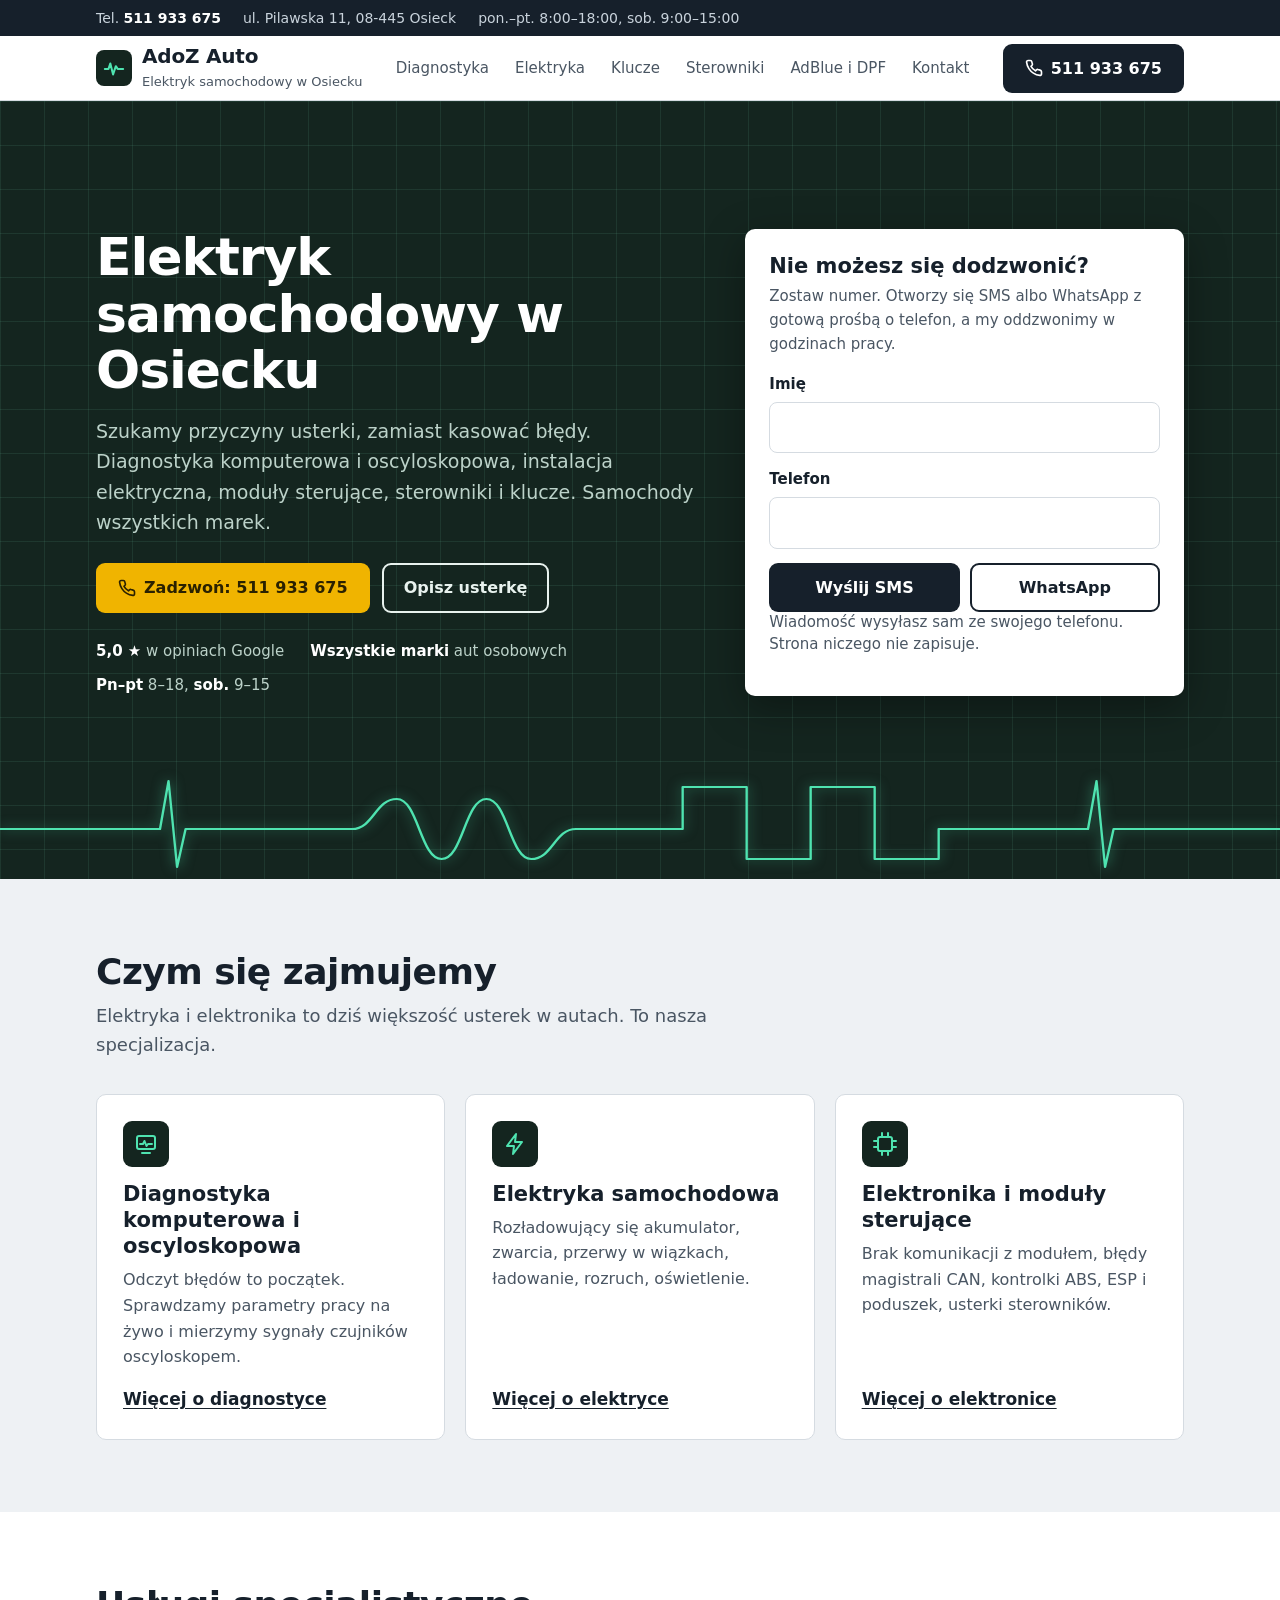
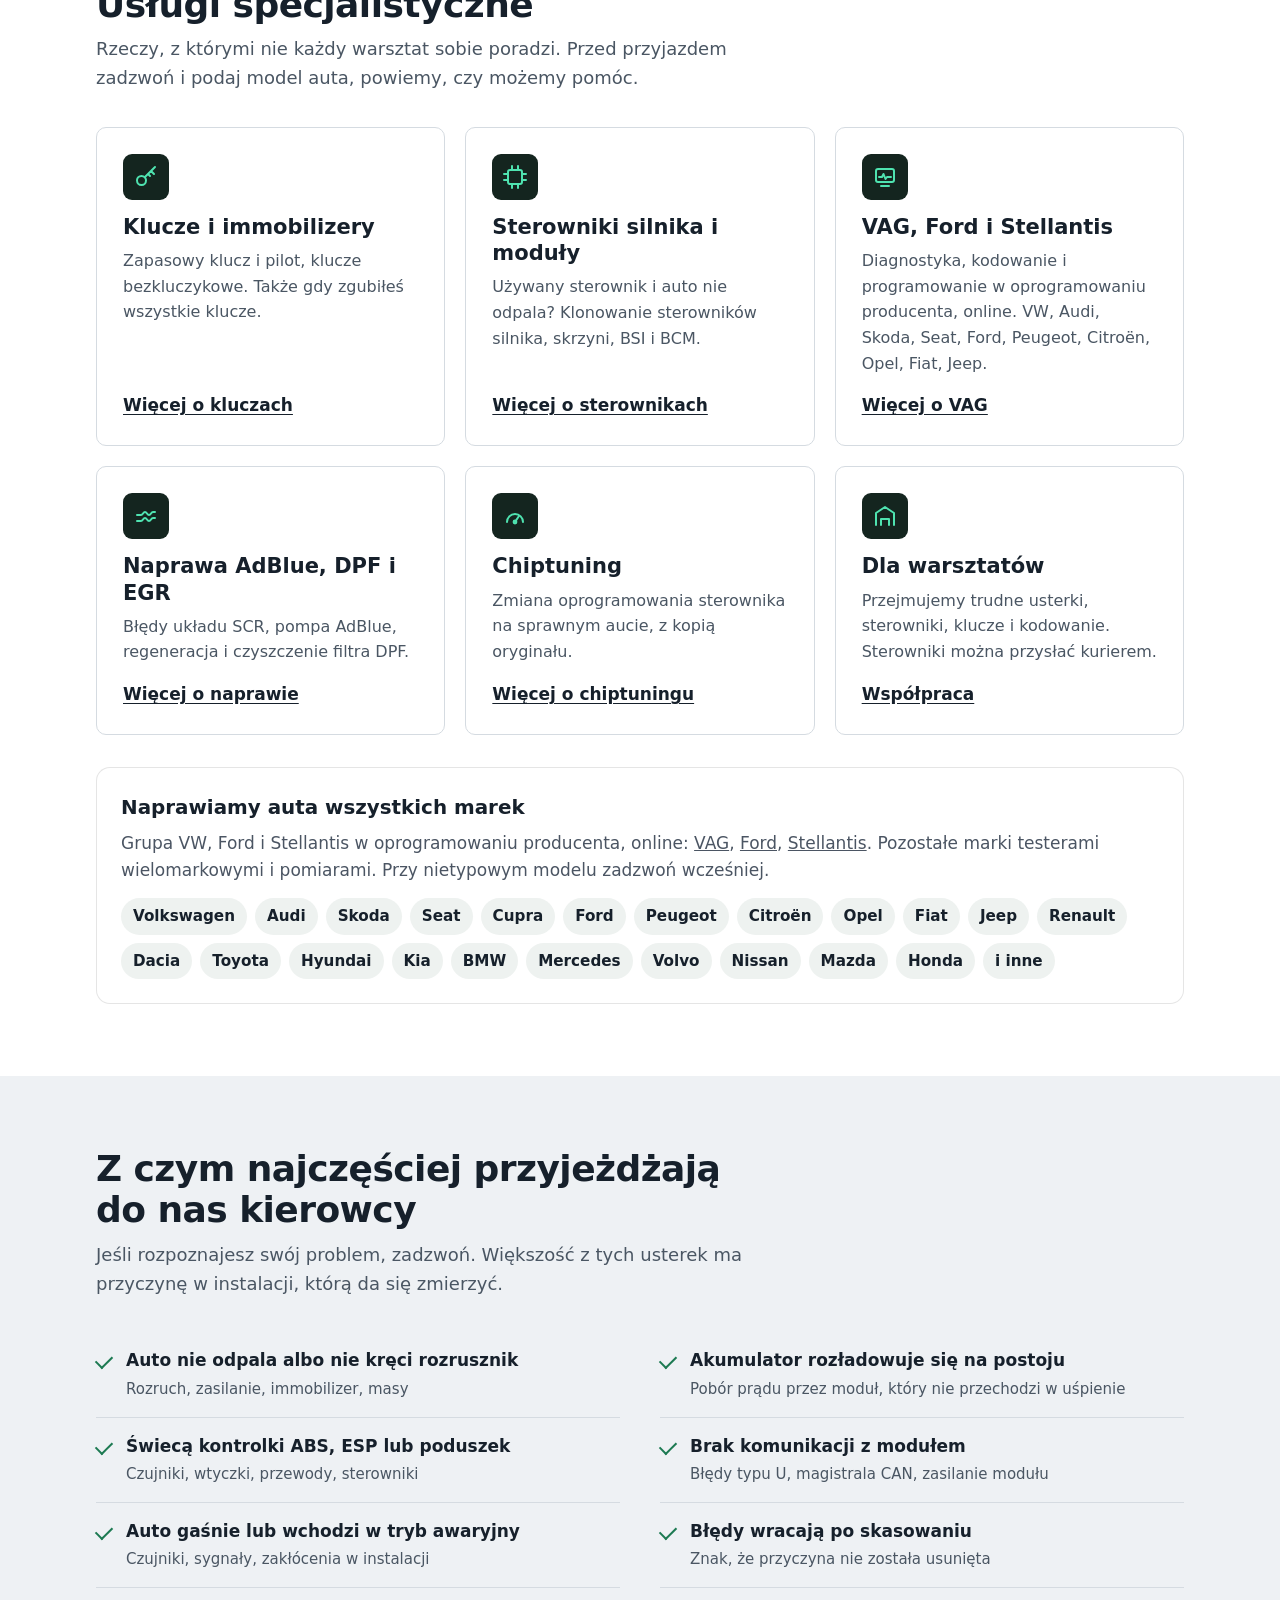
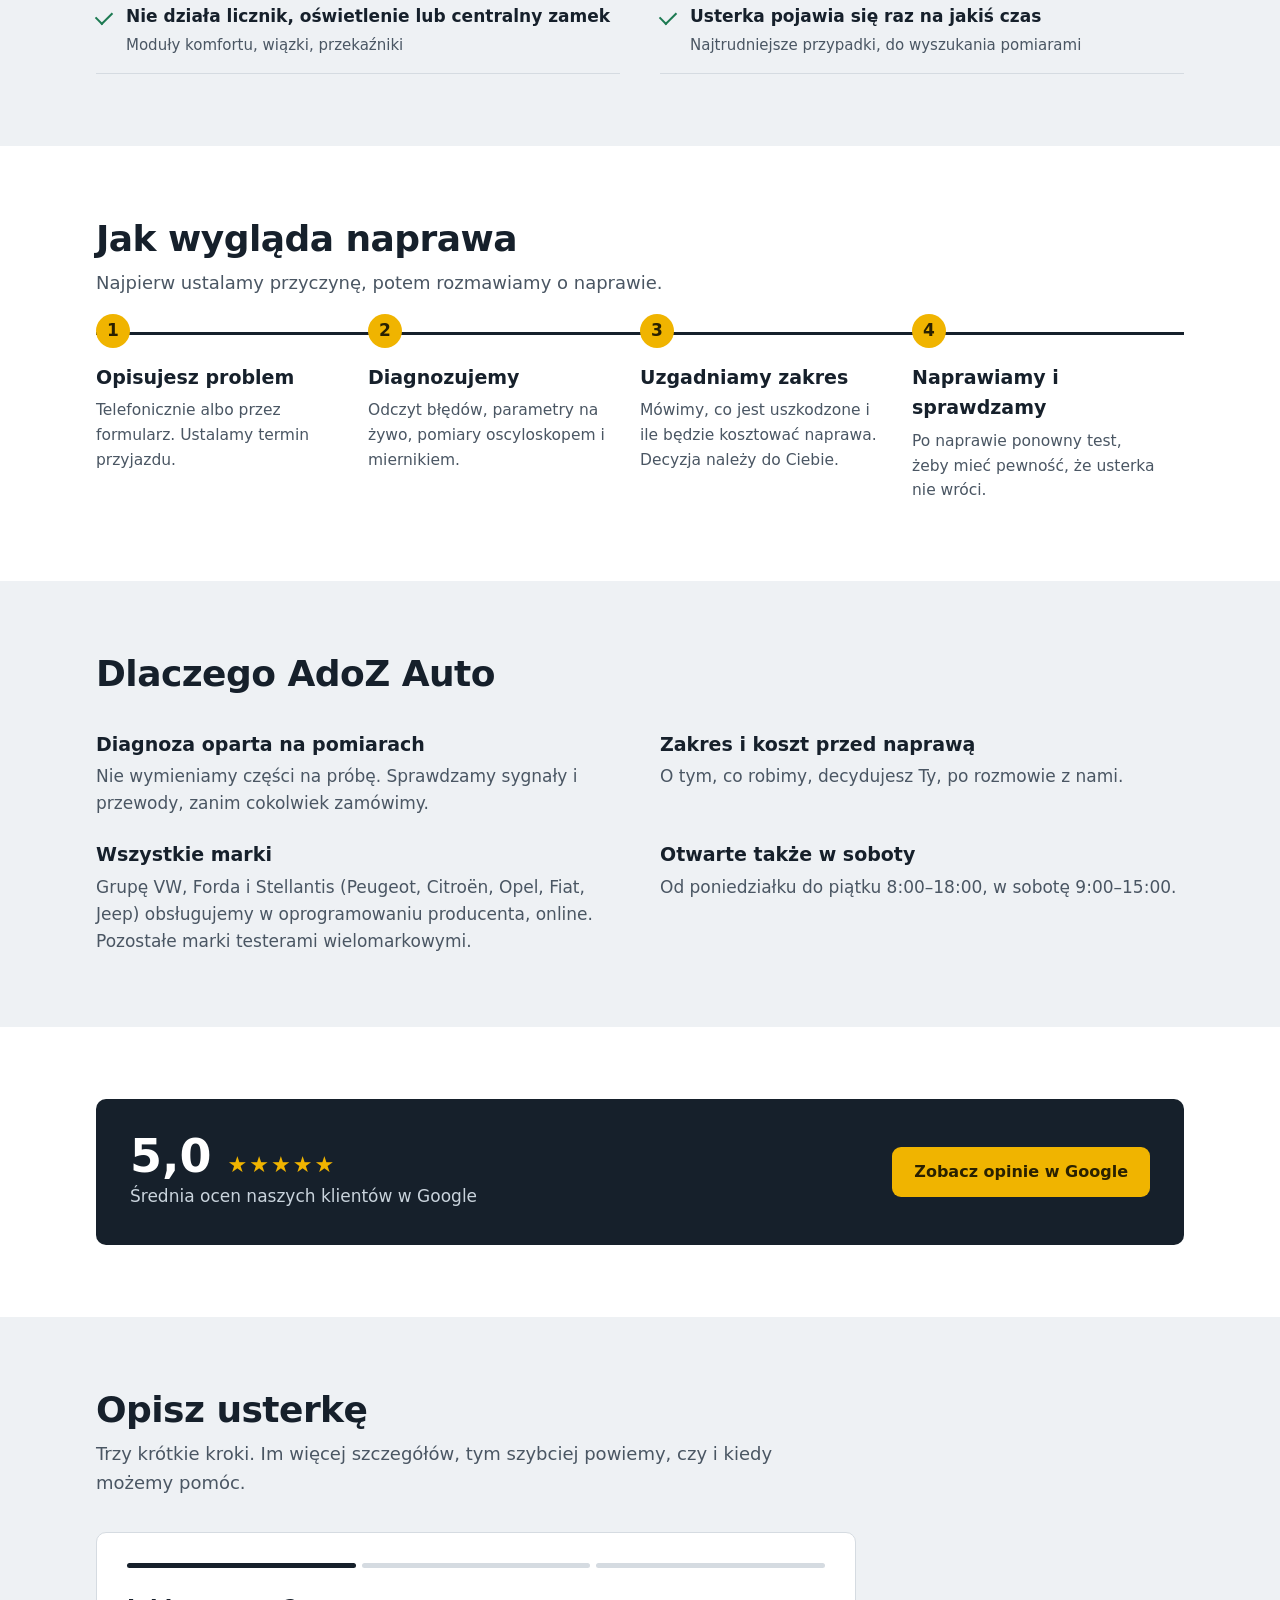
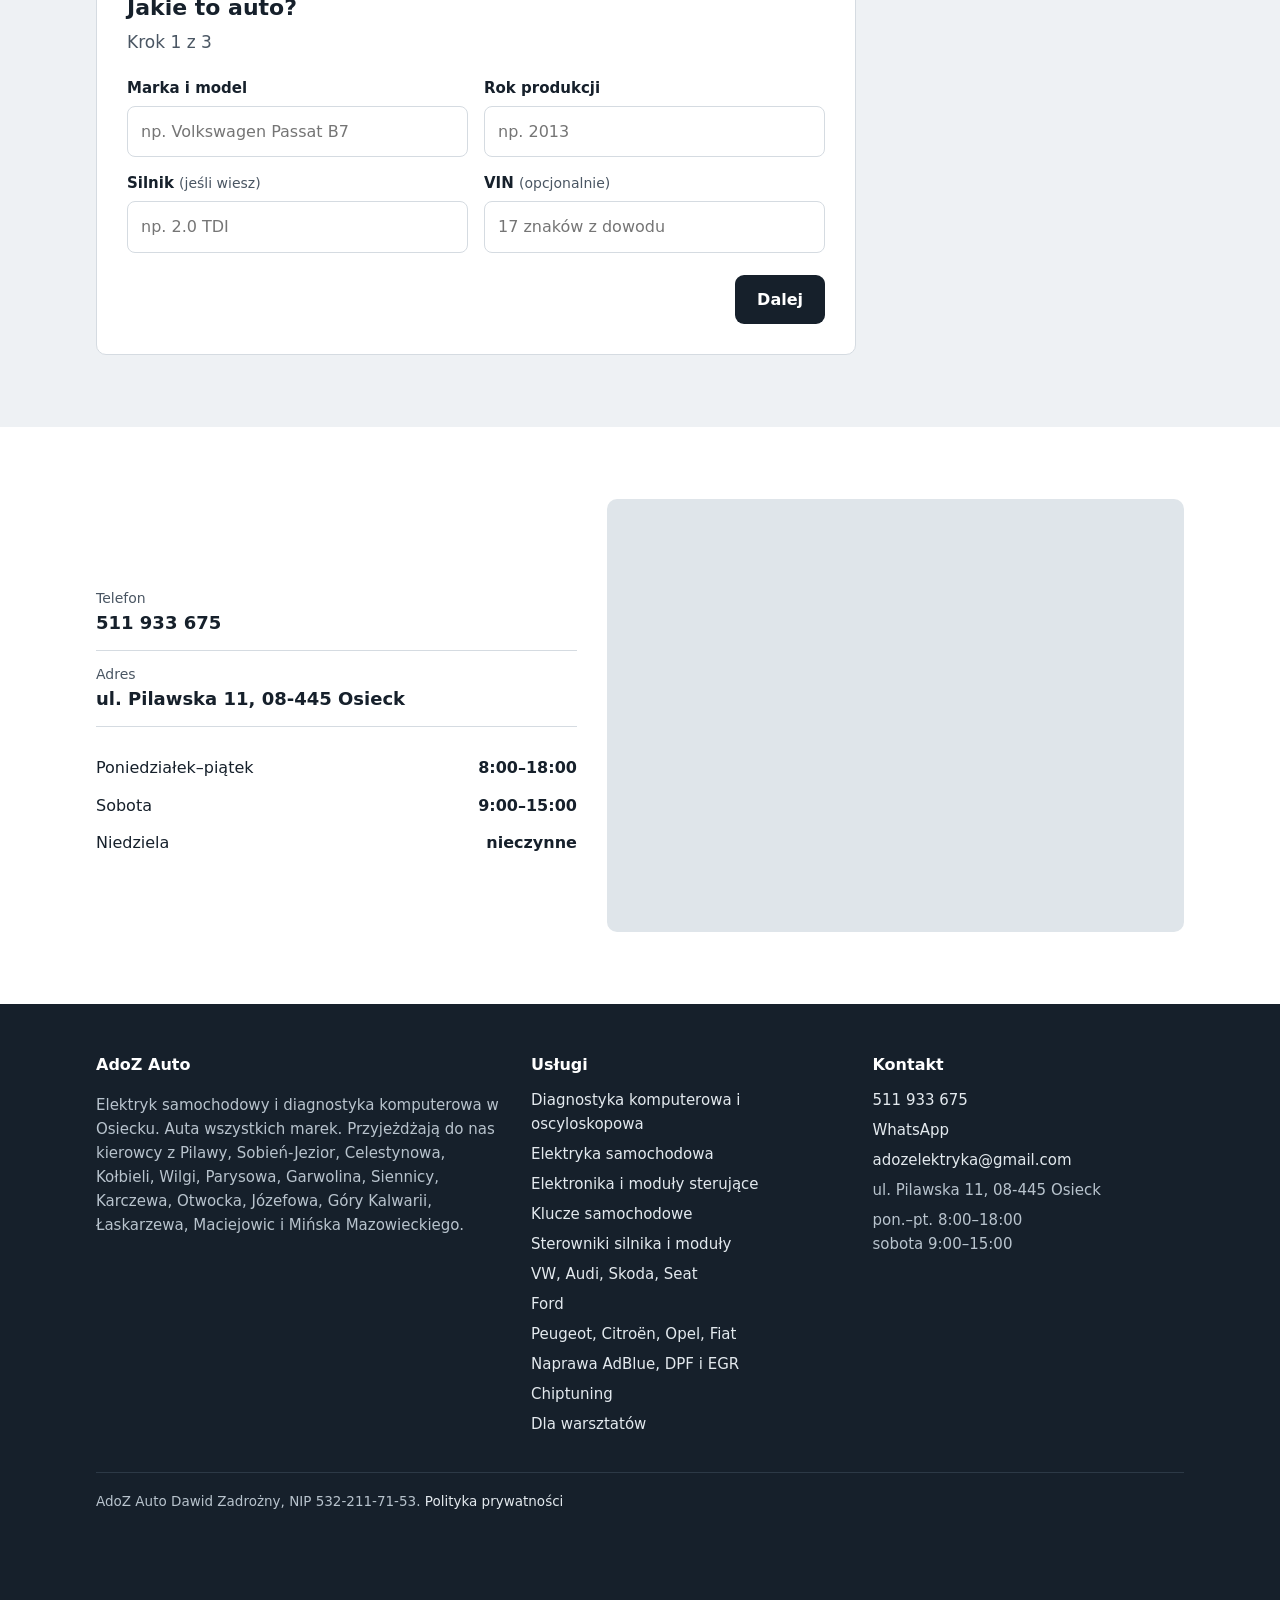
<file: index.html>
<!doctype html>
<html lang="pl" class="no-js">
<head>
<meta charset="utf-8">
<meta name="viewport" content="width=device-width,initial-scale=1">
<title>Elektryk samochodowy Osieck — diagnostyka komputerowa | AdoZ Auto</title>
<meta name="description" content="Elektryk samochodowy w Osiecku. Diagnostyka komputerowa i oscyloskopowa, usterki instalacji elektrycznej, brak komunikacji modułów. Pilawa, Kołbiel, Otwock, Garwolin.">
<link rel="canonical" href="https://adozelektryka.pl/">
<meta property="og:type" content="website">
<meta property="og:locale" content="pl_PL">
<meta property="og:site_name" content="AdoZ Auto">
<meta property="og:title" content="Elektryk samochodowy Osieck — diagnostyka komputerowa | AdoZ Auto">
<meta property="og:description" content="Elektryk samochodowy w Osiecku. Diagnostyka komputerowa i oscyloskopowa, usterki instalacji elektrycznej, brak komunikacji modułów. Pilawa, Kołbiel, Otwock, Garwolin.">
<meta property="og:url" content="https://adozelektryka.pl/">
<meta property="og:image" content="https://adozelektryka.pl/og.png">
<meta property="og:image:width" content="1200">
<meta property="og:image:height" content="630">
<meta property="og:image:alt" content="AdoZ Auto, elektryk samochodowy w Osiecku, tel. 511 933 675">
<meta name="twitter:card" content="summary_large_image">
<meta name="theme-color" content="#14251f">
<link rel="icon" href="/favicon.ico" sizes="48x48">
<link rel="icon" href="/favicon.svg" type="image/svg+xml">
<link rel="icon" href="/icon-192.png" type="image/png" sizes="192x192">
<link rel="apple-touch-icon" href="/apple-touch-icon.png">
<link rel="stylesheet" href="style.css">
<script type="application/ld+json">{"@context": "https://schema.org", "@type": "AutoRepair", "name": "AdoZ Auto — Elektryk Samochodowy Osieck", "url": "https://adozelektryka.pl/", "logo": "https://adozelektryka.pl/icon-512.png", "image": "https://adozelektryka.pl/og.png", "telephone": "+48511933675", "email": "adozelektryka@gmail.com", "address": {"@type": "PostalAddress", "streetAddress": "Pilawska 11", "postalCode": "08-445", "addressLocality": "Osieck", "addressRegion": "mazowieckie", "addressCountry": "PL"}, "openingHoursSpecification": [{"@type": "OpeningHoursSpecification", "dayOfWeek": ["Monday", "Tuesday", "Wednesday", "Thursday", "Friday"], "opens": "08:00", "closes": "18:00"}, {"@type": "OpeningHoursSpecification", "dayOfWeek": "Saturday", "opens": "09:00", "closes": "15:00"}], "areaServed": ["Osieck", "Pilawa", "Sobienie-Jeziory", "Celestynów", "Kołbiel", "Wilga", "Parysów", "Garwolin", "Siennica", "Karczew", "Otwock", "Józefów", "Góra Kalwaria", "Łaskarzew", "Maciejowice", "Mińsk Mazowiecki"]}</script>
</head>
<body>
<a class="skip" href="#tresc">Przejdź do treści</a>
<div class="topbar"><div class="wrap">
<span>Tel. <a href="tel:+48511933675">511 933 675</a></span>
<span>ul. Pilawska 11, 08-445 Osieck</span>
<span>pon.–pt. 8:00–18:00, sob. 9:00–15:00</span>
</div></div>
<header class="site-header"><div class="wrap">
<a class="brand" href="./"><span class="brand-mark"><svg width="22" height="22" viewBox="0 0 24 24" fill="none" stroke="#4fe3b0" stroke-width="2.2" stroke-linecap="round" stroke-linejoin="round" aria-hidden="true"><path d="M2 13h4l2-6 3 12 3-9 2 3h6"/></svg></span><span><span class="brand-name">AdoZ Auto</span> <span class="brand-sub">Elektryk samochodowy w Osiecku</span></span></a>
<button class="nav-toggle" aria-expanded="false" aria-controls="nav">Menu</button>
<nav class="nav" id="nav" aria-label="Główne menu"><a href="diagnostyka-komputerowa.html">Diagnostyka</a><a href="elektryka-samochodowa.html">Elektryka</a><a href="klucze-samochodowe.html">Klucze</a><a href="sterowniki-i-moduly.html">Sterowniki</a><a href="naprawa-adblue-dpf-egr.html">AdBlue i DPF</a><a href="kontakt.html">Kontakt</a></nav>
<a class="btn btn-dark header-call" href="tel:+48511933675"><svg width="18" height="18" viewBox="0 0 24 24" fill="none" stroke="currentColor" stroke-width="2.2" stroke-linecap="round" stroke-linejoin="round" aria-hidden="true"><path d="M22 16.9v3a2 2 0 0 1-2.2 2 19.8 19.8 0 0 1-8.6-3.1 19.5 19.5 0 0 1-6-6A19.8 19.8 0 0 1 2.1 4.2 2 2 0 0 1 4.1 2h3a2 2 0 0 1 2 1.7c.1.9.4 1.8.7 2.7a2 2 0 0 1-.5 2.1L8 9.8a16 16 0 0 0 6 6l1.3-1.3a2 2 0 0 1 2.1-.4c.9.3 1.8.6 2.7.7a2 2 0 0 1 1.7 2z"/></svg>511 933 675</a>
</div></header>
<main id="tresc">

<section class="hero"><div class="wrap">
<div>
<h1>Elektryk samochodowy w Osiecku</h1>
<p class="lead">Szukamy przyczyny usterki, zamiast kasować błędy. Diagnostyka komputerowa i oscyloskopowa, instalacja elektryczna, moduły sterujące, sterowniki i klucze. Samochody wszystkich marek.</p>
<div class="hero-actions">
<a class="btn btn-wire" href="tel:+48511933675"><svg width="18" height="18" viewBox="0 0 24 24" fill="none" stroke="currentColor" stroke-width="2.2" stroke-linecap="round" stroke-linejoin="round" aria-hidden="true"><path d="M22 16.9v3a2 2 0 0 1-2.2 2 19.8 19.8 0 0 1-8.6-3.1 19.5 19.5 0 0 1-6-6A19.8 19.8 0 0 1 2.1 4.2 2 2 0 0 1 4.1 2h3a2 2 0 0 1 2 1.7c.1.9.4 1.8.7 2.7a2 2 0 0 1-.5 2.1L8 9.8a16 16 0 0 0 6 6l1.3-1.3a2 2 0 0 1 2.1-.4c.9.3 1.8.6 2.7.7a2 2 0 0 1 1.7 2z"/></svg>Zadzwoń: 511 933 675</a>
<a class="btn btn-line" href="#zgloszenie">Opisz usterkę</a>
</div>
<ul class="hero-facts">
<li><strong>5,0 ★</strong> w opiniach Google</li>
<li><strong>Wszystkie marki</strong> aut osobowych</li>
<li><strong>Pn–pt</strong> 8–18, <strong>sob.</strong> 9–15</li>
</ul>
</div>
<form class="callback" id="cb-form" data-wa="48511933675" novalidate>
<h2>Nie możesz się dodzwonić?</h2>
<p>Zostaw numer. Otworzy się SMS albo WhatsApp z gotową prośbą o telefon, a my oddzwonimy w godzinach pracy.</p>
<div class="field"><label for="cb-imie">Imię</label><input id="cb-imie" type="text" name="imie" autocomplete="given-name"></div>
<div class="field"><label for="cb-tel">Telefon</label><input id="cb-tel" type="tel" name="telefon" autocomplete="tel" inputmode="tel"></div>
<p class="form-error" role="alert"></p>
<div class="send-btns"><button class="btn btn-dark" type="submit" name="kanal" value="sms">Wyślij SMS</button><button class="btn btn-line" type="submit" name="kanal" value="wa">WhatsApp</button></div>
<p class="form-note">Wiadomość wysyłasz sam ze swojego telefonu. Strona niczego nie zapisuje.</p>
</form>
</div><svg class="trace" viewBox="0 0 1200 120" preserveAspectRatio="none" aria-hidden="true"><path d="M0 70 H140 L150 70 L158 22 L166 108 L174 70 H330 C350 70 352 40 372 40 S394 100 414 100 S436 40 456 40 S478 100 498 100 S520 70 540 70 H640 V28 H700 V100 H760 V28 H820 V100 H880 V70 H1010 L1020 70 L1028 22 L1036 108 L1044 70 H1200"/></svg></section>

<section><div class="wrap">
<div class="section-head"><h2>Czym się zajmujemy</h2><p>Elektryka i elektronika to dziś większość usterek w autach. To nasza specjalizacja.</p></div>
<div class="services">
<a class="service" href="diagnostyka-komputerowa.html"><span class="ico"><svg width="24" height="24" viewBox="0 0 24 24" fill="none" stroke="#4fe3b0" stroke-width="2" stroke-linecap="round" stroke-linejoin="round" aria-hidden="true"><rect x="3" y="4" width="18" height="13" rx="2"/><path d="M6 12h3l1.5-3 2 5 1.5-2H18M8 21h8"/></svg></span><h3>Diagnostyka komputerowa i oscyloskopowa</h3><p>Odczyt błędów to początek. Sprawdzamy parametry pracy na żywo i mierzymy sygnały czujników oscyloskopem.</p><span class="more">Więcej o diagnostyce</span></a>
<a class="service" href="elektryka-samochodowa.html"><span class="ico"><svg width="24" height="24" viewBox="0 0 24 24" fill="none" stroke="#4fe3b0" stroke-width="2" stroke-linecap="round" stroke-linejoin="round" aria-hidden="true"><path d="M13 2 4 14h7l-1 8 9-12h-7z"/></svg></span><h3>Elektryka samochodowa</h3><p>Rozładowujący się akumulator, zwarcia, przerwy w wiązkach, ładowanie, rozruch, oświetlenie.</p><span class="more">Więcej o elektryce</span></a>
<a class="service" href="elektronika-moduly.html"><span class="ico"><svg width="24" height="24" viewBox="0 0 24 24" fill="none" stroke="#4fe3b0" stroke-width="2" stroke-linecap="round" stroke-linejoin="round" aria-hidden="true"><rect x="5" y="5" width="14" height="14" rx="2"/><path d="M9 1v4M15 1v4M9 19v4M15 19v4M1 9h4M1 15h4M19 9h4M19 15h4"/></svg></span><h3>Elektronika i moduły sterujące</h3><p>Brak komunikacji z modułem, błędy magistrali CAN, kontrolki ABS, ESP i poduszek, usterki sterowników.</p><span class="more">Więcej o elektronice</span></a>
</div>
</div></section>


<section class="alt"><div class="wrap">
<div class="section-head"><h2>Usługi specjalistyczne</h2><p>Rzeczy, z którymi nie każdy warsztat sobie poradzi. Przed przyjazdem zadzwoń i podaj model auta, powiemy, czy możemy pomóc.</p></div>
<div class="services">
<a class="service" href="klucze-samochodowe.html"><span class="ico"><svg width="24" height="24" viewBox="0 0 24 24" fill="none" stroke="#4fe3b0" stroke-width="2" stroke-linecap="round" stroke-linejoin="round" aria-hidden="true"><circle cx="7.5" cy="15.5" r="4.5"/><path d="M10.7 12.3 21 2M17 6l3 3M14 9l2 2"/></svg></span><h3>Klucze i immobilizery</h3><p>Zapasowy klucz i pilot, klucze bezkluczykowe. Także gdy zgubiłeś wszystkie klucze.</p><span class="more">Więcej o kluczach</span></a>
<a class="service" href="sterowniki-i-moduly.html"><span class="ico"><svg width="24" height="24" viewBox="0 0 24 24" fill="none" stroke="#4fe3b0" stroke-width="2" stroke-linecap="round" stroke-linejoin="round" aria-hidden="true"><rect x="5" y="5" width="14" height="14" rx="2"/><path d="M9 1v4M15 1v4M9 19v4M15 19v4M1 9h4M1 15h4M19 9h4M19 15h4"/></svg></span><h3>Sterowniki silnika i moduły</h3><p>Używany sterownik i auto nie odpala? Klonowanie sterowników silnika, skrzyni, BSI i BCM.</p><span class="more">Więcej o sterownikach</span></a>
<a class="service" href="vag-diagnostyka-i-kodowanie.html"><span class="ico"><svg width="24" height="24" viewBox="0 0 24 24" fill="none" stroke="#4fe3b0" stroke-width="2" stroke-linecap="round" stroke-linejoin="round" aria-hidden="true"><rect x="3" y="4" width="18" height="13" rx="2"/><path d="M6 12h3l1.5-3 2 5 1.5-2H18M8 21h8"/></svg></span><h3>VAG, Ford i Stellantis</h3><p>Diagnostyka, kodowanie i programowanie w oprogramowaniu producenta, online. VW, Audi, Skoda, Seat, Ford, Peugeot, Citroën, Opel, Fiat, Jeep.</p><span class="more">Więcej o VAG</span></a>
<a class="service" href="naprawa-adblue-dpf-egr.html"><span class="ico"><svg width="24" height="24" viewBox="0 0 24 24" fill="none" stroke="#4fe3b0" stroke-width="2" stroke-linecap="round" stroke-linejoin="round" aria-hidden="true"><path d="M3 17h4c2 0 2-3 4-3s2 3 4 3 2-3 4-3h2M3 11h4c2 0 2-3 4-3s2 3 4 3 2-3 4-3h2"/></svg></span><h3>Naprawa AdBlue, DPF i EGR</h3><p>Błędy układu SCR, pompa AdBlue, regeneracja i czyszczenie filtra DPF.</p><span class="more">Więcej o naprawie</span></a>
<a class="service" href="chiptuning.html"><span class="ico"><svg width="24" height="24" viewBox="0 0 24 24" fill="none" stroke="#4fe3b0" stroke-width="2" stroke-linecap="round" stroke-linejoin="round" aria-hidden="true"><path d="M4 18a8 8 0 1 1 16 0"/><path d="M12 18l4-6"/><circle cx="12" cy="18" r="1.4"/></svg></span><h3>Chiptuning</h3><p>Zmiana oprogramowania sterownika na sprawnym aucie, z kopią oryginału.</p><span class="more">Więcej o chiptuningu</span></a>
<a class="service" href="dla-warsztatow.html"><span class="ico"><svg width="24" height="24" viewBox="0 0 24 24" fill="none" stroke="#4fe3b0" stroke-width="2" stroke-linecap="round" stroke-linejoin="round" aria-hidden="true"><path d="M3 21V9l9-6 9 6v12M8 21v-6h8v6"/></svg></span><h3>Dla warsztatów</h3><p>Przejmujemy trudne usterki, sterowniki, klucze i kodowanie. Sterowniki można przysłać kurierem.</p><span class="more">Współpraca</span></a>
</div>
<div class="brands-box"><h3>Naprawiamy auta wszystkich marek</h3><p>Grupa VW, Ford i Stellantis w oprogramowaniu producenta, online: <a href="vag-diagnostyka-i-kodowanie.html">VAG</a>, <a href="ford-diagnostyka-i-programowanie.html">Ford</a>, <a href="stellantis-diagnostyka-i-programowanie.html">Stellantis</a>. Pozostałe marki testerami wielomarkowymi i pomiarami. Przy nietypowym modelu zadzwoń wcześniej.</p>
<ul class="brands"><li>Volkswagen</li><li>Audi</li><li>Skoda</li><li>Seat</li><li>Cupra</li><li>Ford</li><li>Peugeot</li><li>Citroën</li><li>Opel</li><li>Fiat</li><li>Jeep</li><li>Renault</li><li>Dacia</li><li>Toyota</li><li>Hyundai</li><li>Kia</li><li>BMW</li><li>Mercedes</li><li>Volvo</li><li>Nissan</li><li>Mazda</li><li>Honda</li><li>i inne</li></ul></div>
</div></section>
<section><div class="wrap">
<div class="section-head"><h2>Z czym najczęściej przyjeżdżają do nas kierowcy</h2><p>Jeśli rozpoznajesz swój problem, zadzwoń. Większość z tych usterek ma przyczynę w instalacji, którą da się zmierzyć.</p></div>
<ul class="symptoms">
<li><strong>Auto nie odpala albo nie kręci rozrusznik</strong><span>Rozruch, zasilanie, immobilizer, masy</span></li>
<li><strong>Akumulator rozładowuje się na postoju</strong><span>Pobór prądu przez moduł, który nie przechodzi w uśpienie</span></li>
<li><strong>Świecą kontrolki ABS, ESP lub poduszek</strong><span>Czujniki, wtyczki, przewody, sterowniki</span></li>
<li><strong>Brak komunikacji z modułem</strong><span>Błędy typu U, magistrala CAN, zasilanie modułu</span></li>
<li><strong>Auto gaśnie lub wchodzi w tryb awaryjny</strong><span>Czujniki, sygnały, zakłócenia w instalacji</span></li>
<li><strong>Błędy wracają po skasowaniu</strong><span>Znak, że przyczyna nie została usunięta</span></li>
<li><strong>Nie działa licznik, oświetlenie lub centralny zamek</strong><span>Moduły komfortu, wiązki, przekaźniki</span></li>
<li><strong>Usterka pojawia się raz na jakiś czas</strong><span>Najtrudniejsze przypadki, do wyszukania pomiarami</span></li>
</ul>
</div></section>

<section class="alt"><div class="wrap">
<div class="section-head"><h2>Jak wygląda naprawa</h2><p>Najpierw ustalamy przyczynę, potem rozmawiamy o naprawie.</p></div>
<ol class="steps">
<li><h3>Opisujesz problem</h3><p>Telefonicznie albo przez formularz. Ustalamy termin przyjazdu.</p></li>
<li><h3>Diagnozujemy</h3><p>Odczyt błędów, parametry na żywo, pomiary oscyloskopem i miernikiem.</p></li>
<li><h3>Uzgadniamy zakres</h3><p>Mówimy, co jest uszkodzone i ile będzie kosztować naprawa. Decyzja należy do Ciebie.</p></li>
<li><h3>Naprawiamy i sprawdzamy</h3><p>Po naprawie ponowny test, żeby mieć pewność, że usterka nie wróci.</p></li>
</ol>
</div></section>

<section><div class="wrap">
<div class="section-head"><h2>Dlaczego AdoZ Auto</h2></div>
<div class="reasons">
<div><h3>Diagnoza oparta na pomiarach</h3><p>Nie wymieniamy części na próbę. Sprawdzamy sygnały i przewody, zanim cokolwiek zamówimy.</p></div>
<div><h3>Zakres i koszt przed naprawą</h3><p>O tym, co robimy, decydujesz Ty, po rozmowie z nami.</p></div>
<div><h3>Wszystkie marki</h3><p>Grupę VW, Forda i Stellantis (Peugeot, Citroën, Opel, Fiat, Jeep) obsługujemy w oprogramowaniu producenta, online. Pozostałe marki testerami wielomarkowymi.</p></div>
<div><h3>Otwarte także w soboty</h3><p>Od poniedziałku do piątku 8:00–18:00, w sobotę 9:00–15:00.</p></div>
</div>
</div></section>

<section class="alt"><div class="wrap">
<div class="reviews">
<div><div class="score">5,0 <span class="stars" aria-label="5 na 5 gwiazdek">★★★★★</span></div><p>Średnia ocen naszych klientów w Google</p></div>
<div class="btns"><a class="btn btn-wire" href="https://www.google.com/search?q=AdoZ+Auto+Elektryk+Samochodowy+Osieck" rel="noopener" target="_blank">Zobacz opinie w Google</a></div>
</div>

</div></section>

<section id="zgloszenie"><div class="wrap">
<div class="section-head"><h2>Opisz usterkę</h2><p>Trzy krótkie kroki. Im więcej szczegółów, tym szybciej powiemy, czy i kiedy możemy pomóc.</p></div>
<form class="ticket" id="ticket-form" data-wa="48511933675" novalidate>
<div class="progress" aria-hidden="true"><span></span><span></span><span></span></div>

<fieldset class="fs">
<legend class="step-title">Jakie to auto?</legend>
<p class="step-sub">Krok 1 z 3</p>
<div class="grid2">
<div class="field"><label for="t-marka">Marka i model</label><input id="t-marka" type="text" name="marka" placeholder="np. Volkswagen Passat B7"></div>
<div class="field"><label for="t-rok">Rok produkcji</label><input id="t-rok" type="text" name="rok" inputmode="numeric" placeholder="np. 2013"></div>
<div class="field"><label for="t-silnik">Silnik <span class="hint">(jeśli wiesz)</span></label><input id="t-silnik" type="text" name="silnik" placeholder="np. 2.0 TDI"></div>
<div class="field"><label for="t-vin">VIN <span class="hint">(opcjonalnie)</span></label><input id="t-vin" type="text" name="vin" maxlength="17" placeholder="17 znaków z dowodu"></div>
</div>
</fieldset>

<fieldset class="fs" hidden>
<legend class="step-title">Co się dzieje z autem?</legend>
<p class="step-sub">Krok 2 z 3. Zaznacz wszystko, co pasuje.</p>
<div class="chips"><label class="chip"><input type="checkbox" name="objawy[]" value="Nie odpala"><span>Nie odpala</span></label><label class="chip"><input type="checkbox" name="objawy[]" value="Nie kręci rozrusznik"><span>Nie kręci rozrusznik</span></label><label class="chip"><input type="checkbox" name="objawy[]" value="Rozładowuje akumulator"><span>Rozładowuje akumulator</span></label><label class="chip"><input type="checkbox" name="objawy[]" value="Świeci kontrolka"><span>Świeci kontrolka</span></label><label class="chip"><input type="checkbox" name="objawy[]" value="Brak komunikacji z modułem"><span>Brak komunikacji z modułem</span></label><label class="chip"><input type="checkbox" name="objawy[]" value="Gaśnie w trakcie jazdy"><span>Gaśnie w trakcie jazdy</span></label><label class="chip"><input type="checkbox" name="objawy[]" value="Tryb awaryjny"><span>Tryb awaryjny</span></label><label class="chip"><input type="checkbox" name="objawy[]" value="Nie działa oświetlenie"><span>Nie działa oświetlenie</span></label><label class="chip"><input type="checkbox" name="objawy[]" value="Nie działa licznik"><span>Nie działa licznik</span></label><label class="chip"><input type="checkbox" name="objawy[]" value="Nie działa centralny zamek"><span>Nie działa centralny zamek</span></label><label class="chip"><input type="checkbox" name="objawy[]" value="Błędy wracają po skasowaniu"><span>Błędy wracają po skasowaniu</span></label><label class="chip"><input type="checkbox" name="objawy[]" value="Błąd AdBlue lub DPF"><span>Błąd AdBlue lub DPF</span></label><label class="chip"><input type="checkbox" name="objawy[]" value="Potrzebny klucz"><span>Potrzebny klucz</span></label><label class="chip"><input type="checkbox" name="objawy[]" value="Wymiana sterownika"><span>Wymiana sterownika</span></label></div>
<p class="legend">Kiedy występuje?</p>
<div class="chips"><label class="chip"><input type="radio" name="kiedy" value="Cały czas"><span>Cały czas</span></label><label class="chip"><input type="radio" name="kiedy" value="Na zimno"><span>Na zimno</span></label><label class="chip"><input type="radio" name="kiedy" value="Na ciepło"><span>Na ciepło</span></label><label class="chip"><input type="radio" name="kiedy" value="Po deszczu"><span>Po deszczu</span></label><label class="chip"><input type="radio" name="kiedy" value="Raz na jakiś czas"><span>Raz na jakiś czas</span></label></div>
<p class="legend">Czy auto jeździ?</p>
<div class="chips"><label class="chip"><input type="radio" name="jezdzi" value="Tak, dojadę"><span>Tak, dojadę</span></label><label class="chip"><input type="radio" name="jezdzi" value="Nie, trzeba holować"><span>Nie, trzeba holować</span></label></div>
<div class="field"><label for="t-opis">Opisz problem własnymi słowami</label><textarea id="t-opis" name="opis" placeholder="Co się dzieje, od kiedy, co już było robione i gdzie"></textarea></div>
</fieldset>

<fieldset class="fs" hidden>
<legend class="step-title">Jak się z Tobą skontaktować?</legend>
<p class="step-sub">Krok 3 z 3. Na końcu otworzy się SMS albo WhatsApp z gotową wiadomością. Wystarczy ją wysłać.</p>
<div class="grid2">
<div class="field"><label for="t-imie">Imię</label><input id="t-imie" type="text" name="imie" autocomplete="given-name"></div>
<div class="field"><label for="t-tel">Telefon <span class="hint">(jeśli inny niż ten, z którego piszesz)</span></label><input id="t-tel" type="tel" name="telefon" autocomplete="tel" inputmode="tel"></div>
</div>
<p class="legend">Kiedy najlepiej dzwonić?</p>
<div class="chips"><label class="chip"><input type="radio" name="pora" value="Rano"><span>Rano</span></label><label class="chip"><input type="radio" name="pora" value="W południe"><span>W południe</span></label><label class="chip"><input type="radio" name="pora" value="Po południu"><span>Po południu</span></label><label class="chip"><input type="radio" name="pora" value="Obojętnie"><span>Obojętnie</span></label></div>
<p class="form-note">Wiadomość wysyłasz sam ze swojego telefonu. Strona niczego nie zapisuje. <a href="polityka-prywatnosci.html">Polityka prywatności</a></p>
</fieldset>

<p class="form-error" role="alert"></p>
<div class="step-nav">
<button class="btn btn-line" type="button" data-back>Wstecz</button>
<button class="btn btn-dark" type="button" data-next>Dalej</button>
<div class="send-btns" data-send hidden><button class="btn btn-wire" type="submit" name="kanal" value="sms">Wyślij SMS</button><button class="btn btn-dark" type="submit" name="kanal" value="wa">WhatsApp</button></div>
</div>
</form>
</div></section>

<section class="alt"><div class="wrap contact-grid">
<div>
<div class="section-head"><h2>Gdzie jesteśmy</h2></div>
<ul class="contact-list">
<li><span class="k">Telefon</span><a href="tel:+48511933675">511 933 675</a></li>
<li><span class="k">Adres</span><a href="https://www.google.com/maps/search/?api=1&query=AdoZ+Auto+Elektryk+Samochodowy+Osieck" target="_blank" rel="noopener">ul. Pilawska 11, 08-445 Osieck</a></li>
</ul>
<table class="hours"><caption class="hp">Godziny otwarcia</caption>
<tr><td>Poniedziałek–piątek</td><td>8:00–18:00</td></tr>
<tr><td>Sobota</td><td>9:00–15:00</td></tr>
<tr><td>Niedziela</td><td>nieczynne</td></tr></table>
</div>
<iframe class="map" title="Mapa dojazdu do AdoZ Auto" loading="lazy" referrerpolicy="no-referrer-when-downgrade" src="https://www.google.com/maps?q=51.9662741,21.4246991&z=16&output=embed"></iframe>
</div></section>
</main>
<footer class="site-footer"><div class="wrap">
<div class="cols">
<div>
<h2>AdoZ Auto</h2>
<p>Elektryk samochodowy i diagnostyka komputerowa w Osiecku. Auta wszystkich marek. Przyjeżdżają do nas kierowcy z Pilawy, Sobień-Jezior, Celestynowa, Kołbieli, Wilgi, Parysowa, Garwolina, Siennicy, Karczewa, Otwocka, Józefowa, Góry Kalwarii, Łaskarzewa, Maciejowic i Mińska Mazowieckiego.</p>
</div>
<div>
<h2>Usługi</h2>
<ul>
<li><a href="diagnostyka-komputerowa.html">Diagnostyka komputerowa i oscyloskopowa</a></li>
<li><a href="elektryka-samochodowa.html">Elektryka samochodowa</a></li>
<li><a href="elektronika-moduly.html">Elektronika i moduły sterujące</a></li>
<li><a href="klucze-samochodowe.html">Klucze samochodowe</a></li>
<li><a href="sterowniki-i-moduly.html">Sterowniki silnika i moduły</a></li>
<li><a href="vag-diagnostyka-i-kodowanie.html">VW, Audi, Skoda, Seat</a></li>
<li><a href="ford-diagnostyka-i-programowanie.html">Ford</a></li>
<li><a href="stellantis-diagnostyka-i-programowanie.html">Peugeot, Citroën, Opel, Fiat</a></li>
<li><a href="naprawa-adblue-dpf-egr.html">Naprawa AdBlue, DPF i EGR</a></li>
<li><a href="chiptuning.html">Chiptuning</a></li>
<li><a href="dla-warsztatow.html">Dla warsztatów</a></li>
</ul>
</div>
<div>
<h2>Kontakt</h2>
<ul>
<li><a href="tel:+48511933675">511 933 675</a></li>
<li><a href="https://wa.me/48511933675">WhatsApp</a></li>
<li><a href="mailto:adozelektryka@gmail.com">adozelektryka@gmail.com</a></li>
<li>ul. Pilawska 11, 08-445 Osieck</li>
<li>pon.–pt. 8:00–18:00<br>sobota 9:00–15:00</li>
</ul>
</div>
</div>
<div class="legal">AdoZ Auto Dawid Zadrożny, NIP 532-211-71-53. <a href="polityka-prywatnosci.html">Polityka prywatności</a></div>
</div></footer>
<div class="callbar"><a class="btn btn-wire" href="tel:+48511933675"><svg width="18" height="18" viewBox="0 0 24 24" fill="none" stroke="currentColor" stroke-width="2.2" stroke-linecap="round" stroke-linejoin="round" aria-hidden="true"><path d="M22 16.9v3a2 2 0 0 1-2.2 2 19.8 19.8 0 0 1-8.6-3.1 19.5 19.5 0 0 1-6-6A19.8 19.8 0 0 1 2.1 4.2 2 2 0 0 1 4.1 2h3a2 2 0 0 1 2 1.7c.1.9.4 1.8.7 2.7a2 2 0 0 1-.5 2.1L8 9.8a16 16 0 0 0 6 6l1.3-1.3a2 2 0 0 1 2.1-.4c.9.3 1.8.6 2.7.7a2 2 0 0 1 1.7 2z"/></svg>Zadzwoń</a><a class="btn btn-dark" href="kontakt.html#zgloszenie">Zgłoś usterkę</a></div>
<script src="main.js"></script>
</body>
</html>
</file>
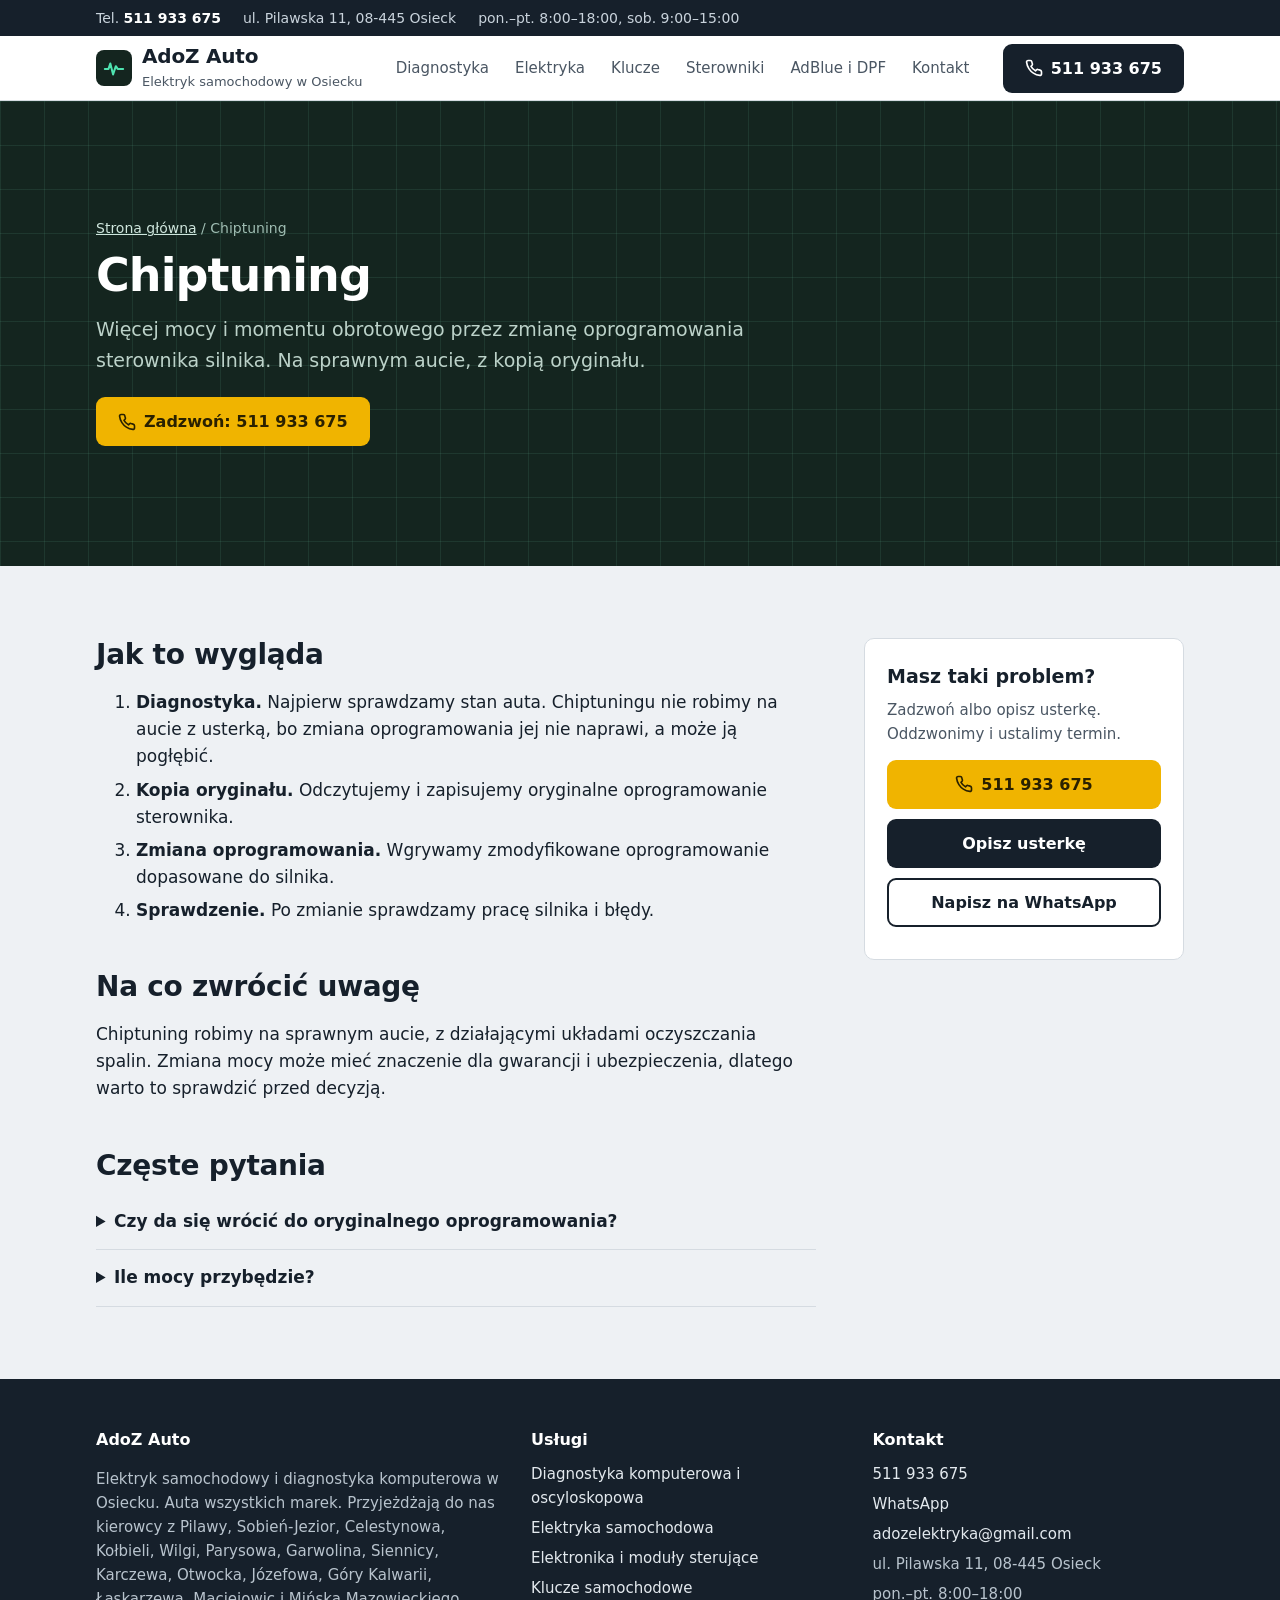
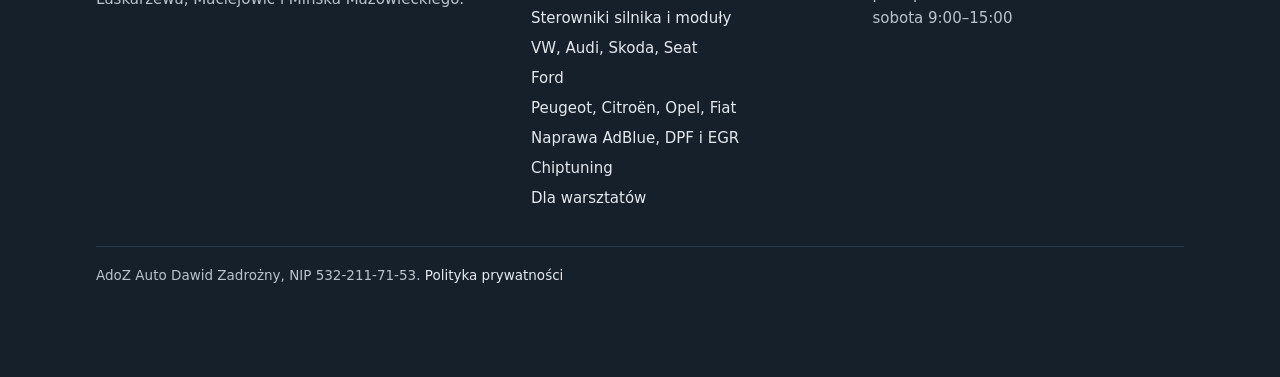
<file: chiptuning.html>
<!doctype html>
<html lang="pl" class="no-js">
<head>
<meta charset="utf-8">
<meta name="viewport" content="width=device-width,initial-scale=1">
<title>Chiptuning Osieck, Otwock, Garwolin | AdoZ Auto</title>
<meta name="description" content="Chiptuning, czyli zmiana oprogramowania sterownika silnika. Kopia oryginalnego oprogramowania przed zmianą, możliwość powrotu do ustawień seryjnych. Osieck i okolice.">
<link rel="canonical" href="https://adozelektryka.pl/chiptuning.html">
<meta property="og:type" content="website">
<meta property="og:locale" content="pl_PL">
<meta property="og:site_name" content="AdoZ Auto">
<meta property="og:title" content="Chiptuning Osieck, Otwock, Garwolin | AdoZ Auto">
<meta property="og:description" content="Chiptuning, czyli zmiana oprogramowania sterownika silnika. Kopia oryginalnego oprogramowania przed zmianą, możliwość powrotu do ustawień seryjnych. Osieck i okolice.">
<meta property="og:url" content="https://adozelektryka.pl/chiptuning.html">
<meta property="og:image" content="https://adozelektryka.pl/og.png">
<meta property="og:image:width" content="1200">
<meta property="og:image:height" content="630">
<meta property="og:image:alt" content="AdoZ Auto, elektryk samochodowy w Osiecku, tel. 511 933 675">
<meta name="twitter:card" content="summary_large_image">
<meta name="theme-color" content="#14251f">
<link rel="icon" href="/favicon.ico" sizes="48x48">
<link rel="icon" href="/favicon.svg" type="image/svg+xml">
<link rel="icon" href="/icon-192.png" type="image/png" sizes="192x192">
<link rel="apple-touch-icon" href="/apple-touch-icon.png">
<link rel="stylesheet" href="style.css">
<script type="application/ld+json">{"@context": "https://schema.org", "@type": "AutoRepair", "name": "AdoZ Auto — Elektryk Samochodowy Osieck", "url": "https://adozelektryka.pl/", "logo": "https://adozelektryka.pl/icon-512.png", "image": "https://adozelektryka.pl/og.png", "telephone": "+48511933675", "email": "adozelektryka@gmail.com", "address": {"@type": "PostalAddress", "streetAddress": "Pilawska 11", "postalCode": "08-445", "addressLocality": "Osieck", "addressRegion": "mazowieckie", "addressCountry": "PL"}, "openingHoursSpecification": [{"@type": "OpeningHoursSpecification", "dayOfWeek": ["Monday", "Tuesday", "Wednesday", "Thursday", "Friday"], "opens": "08:00", "closes": "18:00"}, {"@type": "OpeningHoursSpecification", "dayOfWeek": "Saturday", "opens": "09:00", "closes": "15:00"}], "areaServed": ["Osieck", "Pilawa", "Sobienie-Jeziory", "Celestynów", "Kołbiel", "Wilga", "Parysów", "Garwolin", "Siennica", "Karczew", "Otwock", "Józefów", "Góra Kalwaria", "Łaskarzew", "Maciejowice", "Mińsk Mazowiecki"]}</script>
</head>
<body>
<a class="skip" href="#tresc">Przejdź do treści</a>
<div class="topbar"><div class="wrap">
<span>Tel. <a href="tel:+48511933675">511 933 675</a></span>
<span>ul. Pilawska 11, 08-445 Osieck</span>
<span>pon.–pt. 8:00–18:00, sob. 9:00–15:00</span>
</div></div>
<header class="site-header"><div class="wrap">
<a class="brand" href="./"><span class="brand-mark"><svg width="22" height="22" viewBox="0 0 24 24" fill="none" stroke="#4fe3b0" stroke-width="2.2" stroke-linecap="round" stroke-linejoin="round" aria-hidden="true"><path d="M2 13h4l2-6 3 12 3-9 2 3h6"/></svg></span><span><span class="brand-name">AdoZ Auto</span> <span class="brand-sub">Elektryk samochodowy w Osiecku</span></span></a>
<button class="nav-toggle" aria-expanded="false" aria-controls="nav">Menu</button>
<nav class="nav" id="nav" aria-label="Główne menu"><a href="diagnostyka-komputerowa.html">Diagnostyka</a><a href="elektryka-samochodowa.html">Elektryka</a><a href="klucze-samochodowe.html">Klucze</a><a href="sterowniki-i-moduly.html">Sterowniki</a><a href="naprawa-adblue-dpf-egr.html">AdBlue i DPF</a><a href="kontakt.html">Kontakt</a></nav>
<a class="btn btn-dark header-call" href="tel:+48511933675"><svg width="18" height="18" viewBox="0 0 24 24" fill="none" stroke="currentColor" stroke-width="2.2" stroke-linecap="round" stroke-linejoin="round" aria-hidden="true"><path d="M22 16.9v3a2 2 0 0 1-2.2 2 19.8 19.8 0 0 1-8.6-3.1 19.5 19.5 0 0 1-6-6A19.8 19.8 0 0 1 2.1 4.2 2 2 0 0 1 4.1 2h3a2 2 0 0 1 2 1.7c.1.9.4 1.8.7 2.7a2 2 0 0 1-.5 2.1L8 9.8a16 16 0 0 0 6 6l1.3-1.3a2 2 0 0 1 2.1-.4c.9.3 1.8.6 2.7.7a2 2 0 0 1 1.7 2z"/></svg>511 933 675</a>
</div></header>
<main id="tresc">

<section class="page-hero"><div class="wrap">
<div class="crumbs"><a href="./">Strona główna</a> / Chiptuning</div>
<h1>Chiptuning</h1><p>Więcej mocy i momentu obrotowego przez zmianę oprogramowania sterownika silnika. Na sprawnym aucie, z kopią oryginału.</p>
<a class="btn btn-wire" href="tel:+48511933675"><svg width="18" height="18" viewBox="0 0 24 24" fill="none" stroke="currentColor" stroke-width="2.2" stroke-linecap="round" stroke-linejoin="round" aria-hidden="true"><path d="M22 16.9v3a2 2 0 0 1-2.2 2 19.8 19.8 0 0 1-8.6-3.1 19.5 19.5 0 0 1-6-6A19.8 19.8 0 0 1 2.1 4.2 2 2 0 0 1 4.1 2h3a2 2 0 0 1 2 1.7c.1.9.4 1.8.7 2.7a2 2 0 0 1-.5 2.1L8 9.8a16 16 0 0 0 6 6l1.3-1.3a2 2 0 0 1 2.1-.4c.9.3 1.8.6 2.7.7a2 2 0 0 1 1.7 2z"/></svg>Zadzwoń: 511 933 675</a>
</div></section>
<section><div class="wrap layout"><article class="prose"><h2>Jak to wygląda</h2>
<ol>
<li><strong>Diagnostyka.</strong> Najpierw sprawdzamy stan auta. Chiptuningu nie robimy na aucie z usterką, bo zmiana oprogramowania jej nie naprawi, a może ją pogłębić.</li>
<li><strong>Kopia oryginału.</strong> Odczytujemy i zapisujemy oryginalne oprogramowanie sterownika.</li>
<li><strong>Zmiana oprogramowania.</strong> Wgrywamy zmodyfikowane oprogramowanie dopasowane do silnika.</li>
<li><strong>Sprawdzenie.</strong> Po zmianie sprawdzamy pracę silnika i błędy.</li>
</ol>
<h2>Na co zwrócić uwagę</h2>
<p>Chiptuning robimy na sprawnym aucie, z działającymi układami oczyszczania spalin. Zmiana mocy może mieć znaczenie dla gwarancji i ubezpieczenia, dlatego warto to sprawdzić przed decyzją.</p>
<h2>Częste pytania</h2>
<details><summary>Czy da się wrócić do oryginalnego oprogramowania?</summary><p>Tak. Przed zmianą zapisujemy kopię oryginału.</p></details>
<details><summary>Ile mocy przybędzie?</summary><p>To zależy od silnika i jego stanu. Zadzwoń i podaj model, rok i silnik.</p></details></article><aside class="aside"><h2>Masz taki problem?</h2><p>Zadzwoń albo opisz usterkę. Oddzwonimy i ustalimy termin.</p>
<a class="btn btn-wire" href="tel:+48511933675"><svg width="18" height="18" viewBox="0 0 24 24" fill="none" stroke="currentColor" stroke-width="2.2" stroke-linecap="round" stroke-linejoin="round" aria-hidden="true"><path d="M22 16.9v3a2 2 0 0 1-2.2 2 19.8 19.8 0 0 1-8.6-3.1 19.5 19.5 0 0 1-6-6A19.8 19.8 0 0 1 2.1 4.2 2 2 0 0 1 4.1 2h3a2 2 0 0 1 2 1.7c.1.9.4 1.8.7 2.7a2 2 0 0 1-.5 2.1L8 9.8a16 16 0 0 0 6 6l1.3-1.3a2 2 0 0 1 2.1-.4c.9.3 1.8.6 2.7.7a2 2 0 0 1 1.7 2z"/></svg>511 933 675</a>
<a class="btn btn-dark" href="kontakt.html#zgloszenie">Opisz usterkę</a>
<a class="btn btn-line" href="https://wa.me/48511933675">Napisz na WhatsApp</a></aside></div></section>
</main>
<footer class="site-footer"><div class="wrap">
<div class="cols">
<div>
<h2>AdoZ Auto</h2>
<p>Elektryk samochodowy i diagnostyka komputerowa w Osiecku. Auta wszystkich marek. Przyjeżdżają do nas kierowcy z Pilawy, Sobień-Jezior, Celestynowa, Kołbieli, Wilgi, Parysowa, Garwolina, Siennicy, Karczewa, Otwocka, Józefowa, Góry Kalwarii, Łaskarzewa, Maciejowic i Mińska Mazowieckiego.</p>
</div>
<div>
<h2>Usługi</h2>
<ul>
<li><a href="diagnostyka-komputerowa.html">Diagnostyka komputerowa i oscyloskopowa</a></li>
<li><a href="elektryka-samochodowa.html">Elektryka samochodowa</a></li>
<li><a href="elektronika-moduly.html">Elektronika i moduły sterujące</a></li>
<li><a href="klucze-samochodowe.html">Klucze samochodowe</a></li>
<li><a href="sterowniki-i-moduly.html">Sterowniki silnika i moduły</a></li>
<li><a href="vag-diagnostyka-i-kodowanie.html">VW, Audi, Skoda, Seat</a></li>
<li><a href="ford-diagnostyka-i-programowanie.html">Ford</a></li>
<li><a href="stellantis-diagnostyka-i-programowanie.html">Peugeot, Citroën, Opel, Fiat</a></li>
<li><a href="naprawa-adblue-dpf-egr.html">Naprawa AdBlue, DPF i EGR</a></li>
<li><a href="chiptuning.html">Chiptuning</a></li>
<li><a href="dla-warsztatow.html">Dla warsztatów</a></li>
</ul>
</div>
<div>
<h2>Kontakt</h2>
<ul>
<li><a href="tel:+48511933675">511 933 675</a></li>
<li><a href="https://wa.me/48511933675">WhatsApp</a></li>
<li><a href="mailto:adozelektryka@gmail.com">adozelektryka@gmail.com</a></li>
<li>ul. Pilawska 11, 08-445 Osieck</li>
<li>pon.–pt. 8:00–18:00<br>sobota 9:00–15:00</li>
</ul>
</div>
</div>
<div class="legal">AdoZ Auto Dawid Zadrożny, NIP 532-211-71-53. <a href="polityka-prywatnosci.html">Polityka prywatności</a></div>
</div></footer>
<div class="callbar"><a class="btn btn-wire" href="tel:+48511933675"><svg width="18" height="18" viewBox="0 0 24 24" fill="none" stroke="currentColor" stroke-width="2.2" stroke-linecap="round" stroke-linejoin="round" aria-hidden="true"><path d="M22 16.9v3a2 2 0 0 1-2.2 2 19.8 19.8 0 0 1-8.6-3.1 19.5 19.5 0 0 1-6-6A19.8 19.8 0 0 1 2.1 4.2 2 2 0 0 1 4.1 2h3a2 2 0 0 1 2 1.7c.1.9.4 1.8.7 2.7a2 2 0 0 1-.5 2.1L8 9.8a16 16 0 0 0 6 6l1.3-1.3a2 2 0 0 1 2.1-.4c.9.3 1.8.6 2.7.7a2 2 0 0 1 1.7 2z"/></svg>Zadzwoń</a><a class="btn btn-dark" href="kontakt.html#zgloszenie">Zgłoś usterkę</a></div>
<script src="main.js"></script>
</body>
</html>
</file>
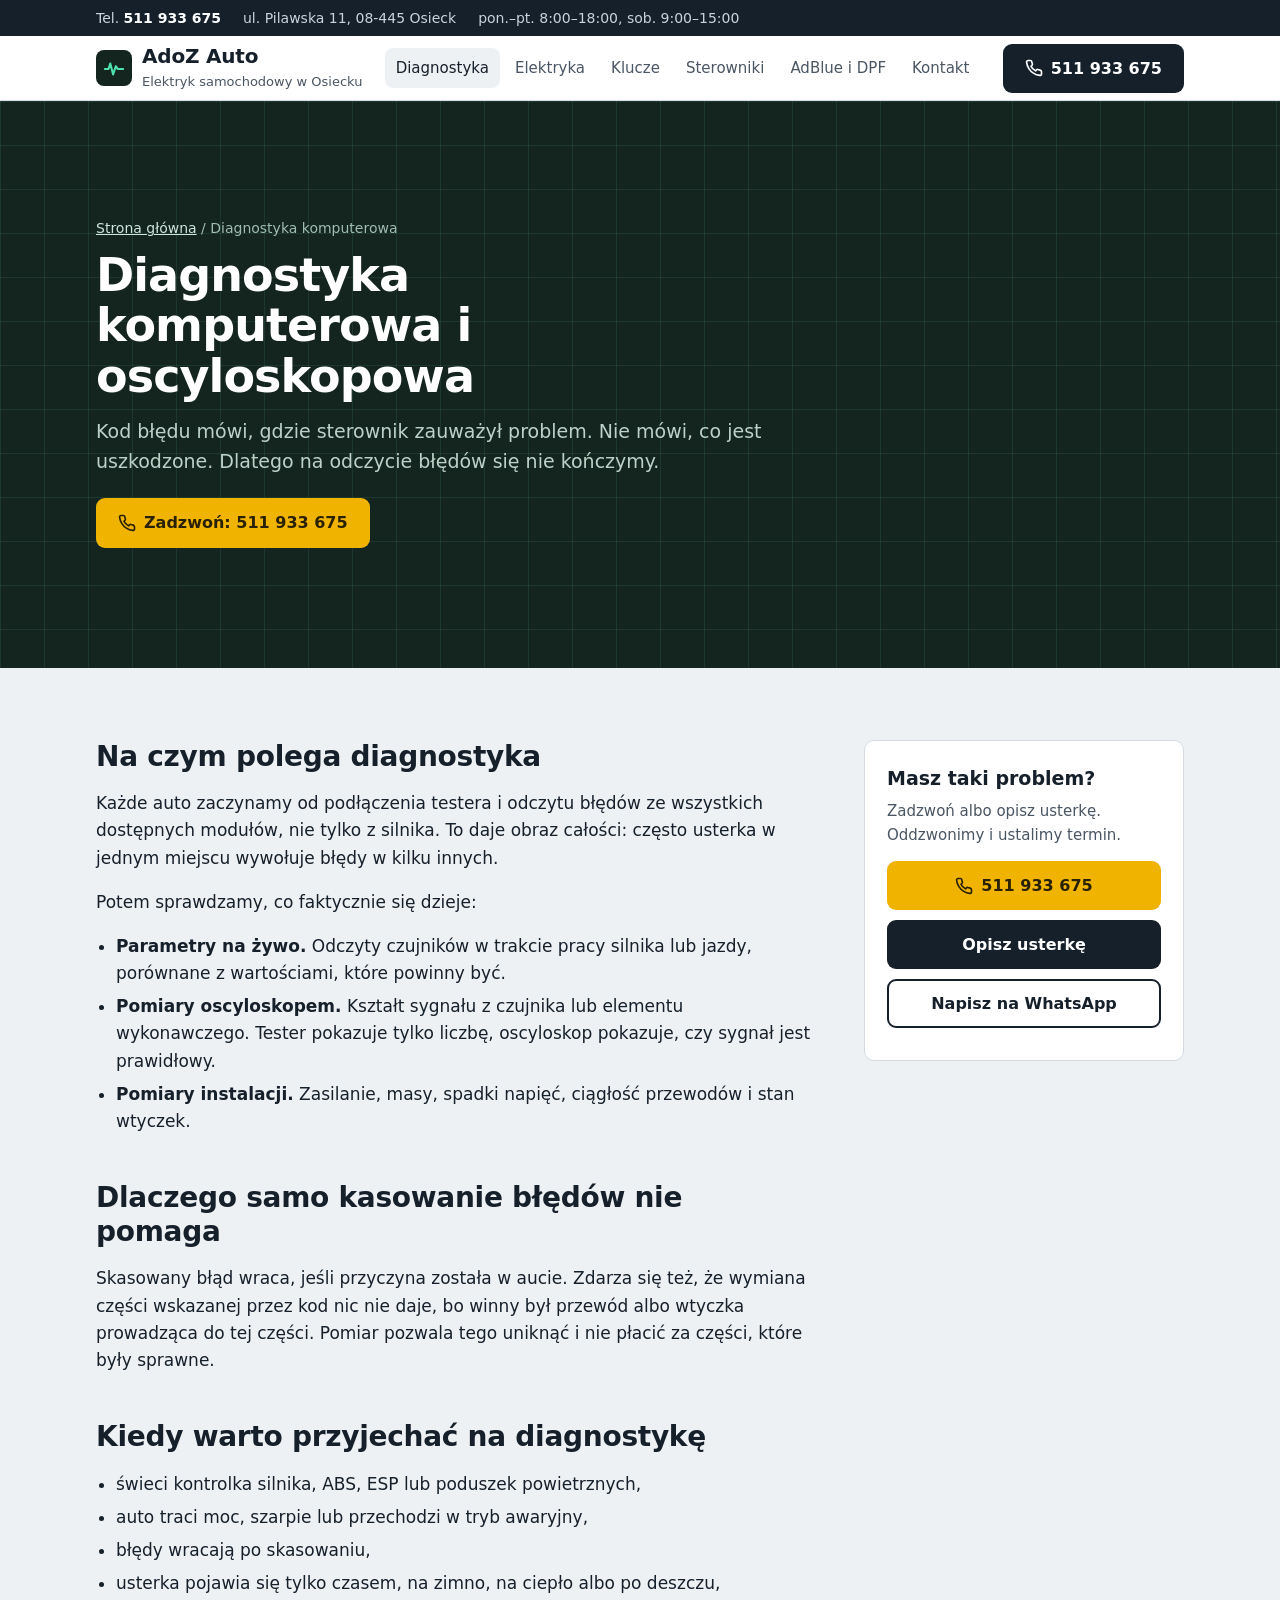
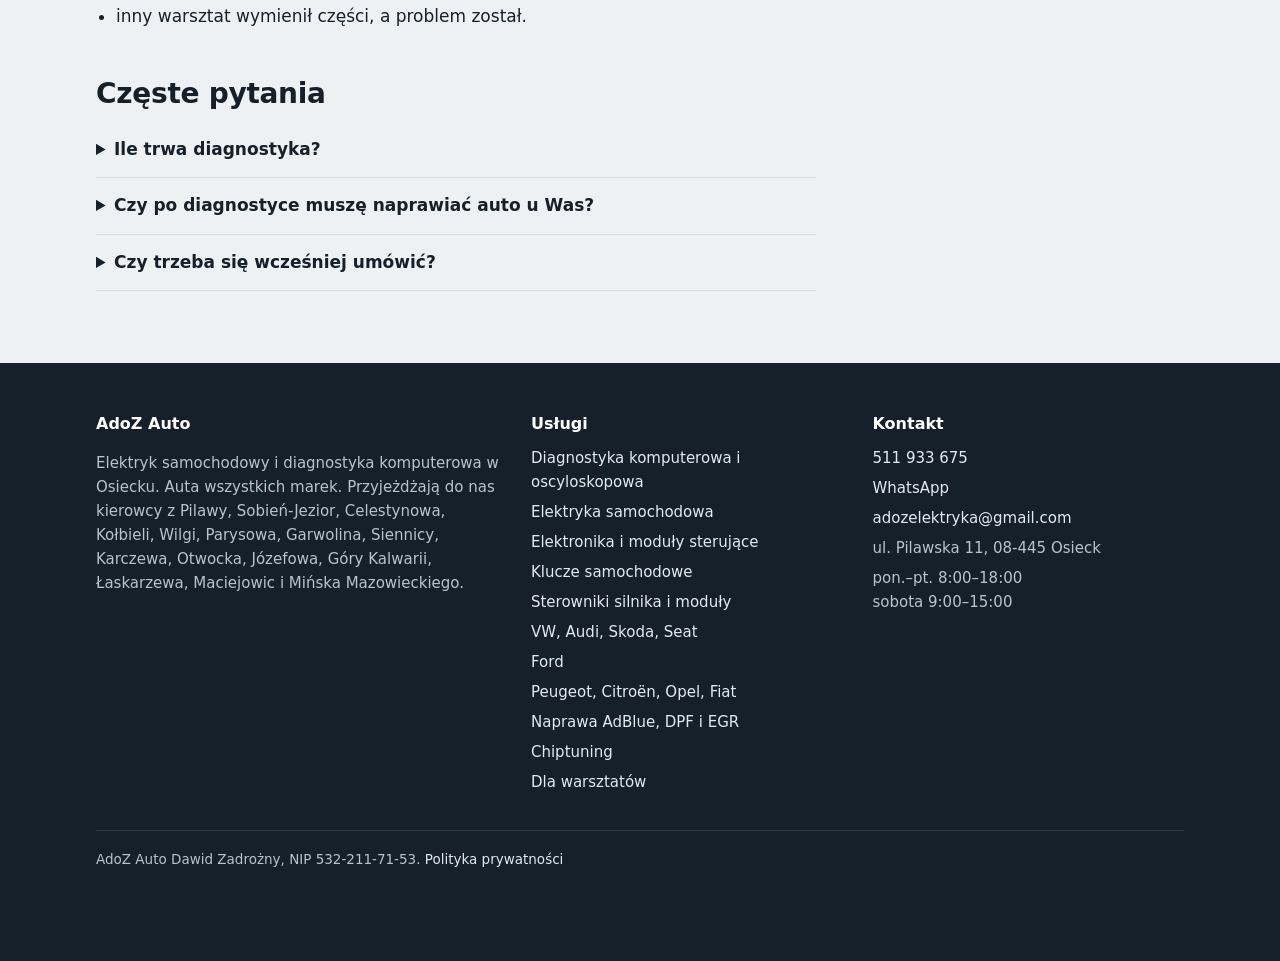
<file: diagnostyka-komputerowa.html>
<!doctype html>
<html lang="pl" class="no-js">
<head>
<meta charset="utf-8">
<meta name="viewport" content="width=device-width,initial-scale=1">
<title>Diagnostyka komputerowa i oscyloskopowa Osieck | AdoZ Auto</title>
<meta name="description" content="Diagnostyka komputerowa samochodu w Osiecku. Odczyt błędów, parametry na żywo i pomiary oscyloskopem. Szukamy przyczyny, nie kasujemy błędów. Pilawa, Kołbiel, Otwock.">
<link rel="canonical" href="https://adozelektryka.pl/diagnostyka-komputerowa.html">
<meta property="og:type" content="website">
<meta property="og:locale" content="pl_PL">
<meta property="og:site_name" content="AdoZ Auto">
<meta property="og:title" content="Diagnostyka komputerowa i oscyloskopowa Osieck | AdoZ Auto">
<meta property="og:description" content="Diagnostyka komputerowa samochodu w Osiecku. Odczyt błędów, parametry na żywo i pomiary oscyloskopem. Szukamy przyczyny, nie kasujemy błędów. Pilawa, Kołbiel, Otwock.">
<meta property="og:url" content="https://adozelektryka.pl/diagnostyka-komputerowa.html">
<meta property="og:image" content="https://adozelektryka.pl/og.png">
<meta property="og:image:width" content="1200">
<meta property="og:image:height" content="630">
<meta property="og:image:alt" content="AdoZ Auto, elektryk samochodowy w Osiecku, tel. 511 933 675">
<meta name="twitter:card" content="summary_large_image">
<meta name="theme-color" content="#14251f">
<link rel="icon" href="/favicon.ico" sizes="48x48">
<link rel="icon" href="/favicon.svg" type="image/svg+xml">
<link rel="icon" href="/icon-192.png" type="image/png" sizes="192x192">
<link rel="apple-touch-icon" href="/apple-touch-icon.png">
<link rel="stylesheet" href="style.css">
<script type="application/ld+json">{"@context": "https://schema.org", "@type": "AutoRepair", "name": "AdoZ Auto — Elektryk Samochodowy Osieck", "url": "https://adozelektryka.pl/", "logo": "https://adozelektryka.pl/icon-512.png", "image": "https://adozelektryka.pl/og.png", "telephone": "+48511933675", "email": "adozelektryka@gmail.com", "address": {"@type": "PostalAddress", "streetAddress": "Pilawska 11", "postalCode": "08-445", "addressLocality": "Osieck", "addressRegion": "mazowieckie", "addressCountry": "PL"}, "openingHoursSpecification": [{"@type": "OpeningHoursSpecification", "dayOfWeek": ["Monday", "Tuesday", "Wednesday", "Thursday", "Friday"], "opens": "08:00", "closes": "18:00"}, {"@type": "OpeningHoursSpecification", "dayOfWeek": "Saturday", "opens": "09:00", "closes": "15:00"}], "areaServed": ["Osieck", "Pilawa", "Sobienie-Jeziory", "Celestynów", "Kołbiel", "Wilga", "Parysów", "Garwolin", "Siennica", "Karczew", "Otwock", "Józefów", "Góra Kalwaria", "Łaskarzew", "Maciejowice", "Mińsk Mazowiecki"]}</script>
</head>
<body>
<a class="skip" href="#tresc">Przejdź do treści</a>
<div class="topbar"><div class="wrap">
<span>Tel. <a href="tel:+48511933675">511 933 675</a></span>
<span>ul. Pilawska 11, 08-445 Osieck</span>
<span>pon.–pt. 8:00–18:00, sob. 9:00–15:00</span>
</div></div>
<header class="site-header"><div class="wrap">
<a class="brand" href="./"><span class="brand-mark"><svg width="22" height="22" viewBox="0 0 24 24" fill="none" stroke="#4fe3b0" stroke-width="2.2" stroke-linecap="round" stroke-linejoin="round" aria-hidden="true"><path d="M2 13h4l2-6 3 12 3-9 2 3h6"/></svg></span><span><span class="brand-name">AdoZ Auto</span> <span class="brand-sub">Elektryk samochodowy w Osiecku</span></span></a>
<button class="nav-toggle" aria-expanded="false" aria-controls="nav">Menu</button>
<nav class="nav" id="nav" aria-label="Główne menu"><a href="diagnostyka-komputerowa.html" aria-current="page">Diagnostyka</a><a href="elektryka-samochodowa.html">Elektryka</a><a href="klucze-samochodowe.html">Klucze</a><a href="sterowniki-i-moduly.html">Sterowniki</a><a href="naprawa-adblue-dpf-egr.html">AdBlue i DPF</a><a href="kontakt.html">Kontakt</a></nav>
<a class="btn btn-dark header-call" href="tel:+48511933675"><svg width="18" height="18" viewBox="0 0 24 24" fill="none" stroke="currentColor" stroke-width="2.2" stroke-linecap="round" stroke-linejoin="round" aria-hidden="true"><path d="M22 16.9v3a2 2 0 0 1-2.2 2 19.8 19.8 0 0 1-8.6-3.1 19.5 19.5 0 0 1-6-6A19.8 19.8 0 0 1 2.1 4.2 2 2 0 0 1 4.1 2h3a2 2 0 0 1 2 1.7c.1.9.4 1.8.7 2.7a2 2 0 0 1-.5 2.1L8 9.8a16 16 0 0 0 6 6l1.3-1.3a2 2 0 0 1 2.1-.4c.9.3 1.8.6 2.7.7a2 2 0 0 1 1.7 2z"/></svg>511 933 675</a>
</div></header>
<main id="tresc">

<section class="page-hero"><div class="wrap">
<div class="crumbs"><a href="./">Strona główna</a> / Diagnostyka komputerowa</div>
<h1>Diagnostyka komputerowa i oscyloskopowa</h1><p>Kod błędu mówi, gdzie sterownik zauważył problem. Nie mówi, co jest uszkodzone. Dlatego na odczycie błędów się nie kończymy.</p>
<a class="btn btn-wire" href="tel:+48511933675"><svg width="18" height="18" viewBox="0 0 24 24" fill="none" stroke="currentColor" stroke-width="2.2" stroke-linecap="round" stroke-linejoin="round" aria-hidden="true"><path d="M22 16.9v3a2 2 0 0 1-2.2 2 19.8 19.8 0 0 1-8.6-3.1 19.5 19.5 0 0 1-6-6A19.8 19.8 0 0 1 2.1 4.2 2 2 0 0 1 4.1 2h3a2 2 0 0 1 2 1.7c.1.9.4 1.8.7 2.7a2 2 0 0 1-.5 2.1L8 9.8a16 16 0 0 0 6 6l1.3-1.3a2 2 0 0 1 2.1-.4c.9.3 1.8.6 2.7.7a2 2 0 0 1 1.7 2z"/></svg>Zadzwoń: 511 933 675</a>
</div></section>
<section><div class="wrap layout"><article class="prose"><h2>Na czym polega diagnostyka</h2>
<p>Każde auto zaczynamy od podłączenia testera i odczytu błędów ze wszystkich dostępnych modułów, nie tylko z silnika. To daje obraz całości: często usterka w jednym miejscu wywołuje błędy w kilku innych.</p>
<p>Potem sprawdzamy, co faktycznie się dzieje:</p>
<ul>
<li><strong>Parametry na żywo.</strong> Odczyty czujników w trakcie pracy silnika lub jazdy, porównane z wartościami, które powinny być.</li>
<li><strong>Pomiary oscyloskopem.</strong> Kształt sygnału z czujnika lub elementu wykonawczego. Tester pokazuje tylko liczbę, oscyloskop pokazuje, czy sygnał jest prawidłowy.</li>
<li><strong>Pomiary instalacji.</strong> Zasilanie, masy, spadki napięć, ciągłość przewodów i stan wtyczek.</li>
</ul>
<h2>Dlaczego samo kasowanie błędów nie pomaga</h2>
<p>Skasowany błąd wraca, jeśli przyczyna została w aucie. Zdarza się też, że wymiana części wskazanej przez kod nic nie daje, bo winny był przewód albo wtyczka prowadząca do tej części. Pomiar pozwala tego uniknąć i nie płacić za części, które były sprawne.</p>
<h2>Kiedy warto przyjechać na diagnostykę</h2>
<ul>
<li>świeci kontrolka silnika, ABS, ESP lub poduszek powietrznych,</li>
<li>auto traci moc, szarpie lub przechodzi w tryb awaryjny,</li>
<li>błędy wracają po skasowaniu,</li>
<li>usterka pojawia się tylko czasem, na zimno, na ciepło albo po deszczu,</li>
<li>inny warsztat wymienił części, a problem został.</li>
</ul>
<h2>Częste pytania</h2>
<details><summary>Ile trwa diagnostyka?</summary><p>Zależy od usterki. Odczyt i wstępna ocena idą szybko. Usterki, które pojawiają się tylko czasami, wymagają dłuższych pomiarów. Przed rozpoczęciem mówimy, czego się spodziewać.</p></details>
<details><summary>Czy po diagnostyce muszę naprawiać auto u Was?</summary><p>Nie. Dostajesz informację, co jest uszkodzone. Decyzja o naprawie należy do Ciebie.</p></details>
<details><summary>Czy trzeba się wcześniej umówić?</summary><p>Tak, najlepiej zadzwonić. Ustalimy termin, żeby auto nie czekało.</p></details></article><aside class="aside"><h2>Masz taki problem?</h2><p>Zadzwoń albo opisz usterkę. Oddzwonimy i ustalimy termin.</p>
<a class="btn btn-wire" href="tel:+48511933675"><svg width="18" height="18" viewBox="0 0 24 24" fill="none" stroke="currentColor" stroke-width="2.2" stroke-linecap="round" stroke-linejoin="round" aria-hidden="true"><path d="M22 16.9v3a2 2 0 0 1-2.2 2 19.8 19.8 0 0 1-8.6-3.1 19.5 19.5 0 0 1-6-6A19.8 19.8 0 0 1 2.1 4.2 2 2 0 0 1 4.1 2h3a2 2 0 0 1 2 1.7c.1.9.4 1.8.7 2.7a2 2 0 0 1-.5 2.1L8 9.8a16 16 0 0 0 6 6l1.3-1.3a2 2 0 0 1 2.1-.4c.9.3 1.8.6 2.7.7a2 2 0 0 1 1.7 2z"/></svg>511 933 675</a>
<a class="btn btn-dark" href="kontakt.html#zgloszenie">Opisz usterkę</a>
<a class="btn btn-line" href="https://wa.me/48511933675">Napisz na WhatsApp</a></aside></div></section>
</main>
<footer class="site-footer"><div class="wrap">
<div class="cols">
<div>
<h2>AdoZ Auto</h2>
<p>Elektryk samochodowy i diagnostyka komputerowa w Osiecku. Auta wszystkich marek. Przyjeżdżają do nas kierowcy z Pilawy, Sobień-Jezior, Celestynowa, Kołbieli, Wilgi, Parysowa, Garwolina, Siennicy, Karczewa, Otwocka, Józefowa, Góry Kalwarii, Łaskarzewa, Maciejowic i Mińska Mazowieckiego.</p>
</div>
<div>
<h2>Usługi</h2>
<ul>
<li><a href="diagnostyka-komputerowa.html">Diagnostyka komputerowa i oscyloskopowa</a></li>
<li><a href="elektryka-samochodowa.html">Elektryka samochodowa</a></li>
<li><a href="elektronika-moduly.html">Elektronika i moduły sterujące</a></li>
<li><a href="klucze-samochodowe.html">Klucze samochodowe</a></li>
<li><a href="sterowniki-i-moduly.html">Sterowniki silnika i moduły</a></li>
<li><a href="vag-diagnostyka-i-kodowanie.html">VW, Audi, Skoda, Seat</a></li>
<li><a href="ford-diagnostyka-i-programowanie.html">Ford</a></li>
<li><a href="stellantis-diagnostyka-i-programowanie.html">Peugeot, Citroën, Opel, Fiat</a></li>
<li><a href="naprawa-adblue-dpf-egr.html">Naprawa AdBlue, DPF i EGR</a></li>
<li><a href="chiptuning.html">Chiptuning</a></li>
<li><a href="dla-warsztatow.html">Dla warsztatów</a></li>
</ul>
</div>
<div>
<h2>Kontakt</h2>
<ul>
<li><a href="tel:+48511933675">511 933 675</a></li>
<li><a href="https://wa.me/48511933675">WhatsApp</a></li>
<li><a href="mailto:adozelektryka@gmail.com">adozelektryka@gmail.com</a></li>
<li>ul. Pilawska 11, 08-445 Osieck</li>
<li>pon.–pt. 8:00–18:00<br>sobota 9:00–15:00</li>
</ul>
</div>
</div>
<div class="legal">AdoZ Auto Dawid Zadrożny, NIP 532-211-71-53. <a href="polityka-prywatnosci.html">Polityka prywatności</a></div>
</div></footer>
<div class="callbar"><a class="btn btn-wire" href="tel:+48511933675"><svg width="18" height="18" viewBox="0 0 24 24" fill="none" stroke="currentColor" stroke-width="2.2" stroke-linecap="round" stroke-linejoin="round" aria-hidden="true"><path d="M22 16.9v3a2 2 0 0 1-2.2 2 19.8 19.8 0 0 1-8.6-3.1 19.5 19.5 0 0 1-6-6A19.8 19.8 0 0 1 2.1 4.2 2 2 0 0 1 4.1 2h3a2 2 0 0 1 2 1.7c.1.9.4 1.8.7 2.7a2 2 0 0 1-.5 2.1L8 9.8a16 16 0 0 0 6 6l1.3-1.3a2 2 0 0 1 2.1-.4c.9.3 1.8.6 2.7.7a2 2 0 0 1 1.7 2z"/></svg>Zadzwoń</a><a class="btn btn-dark" href="kontakt.html#zgloszenie">Zgłoś usterkę</a></div>
<script src="main.js"></script>
</body>
</html>
</file>
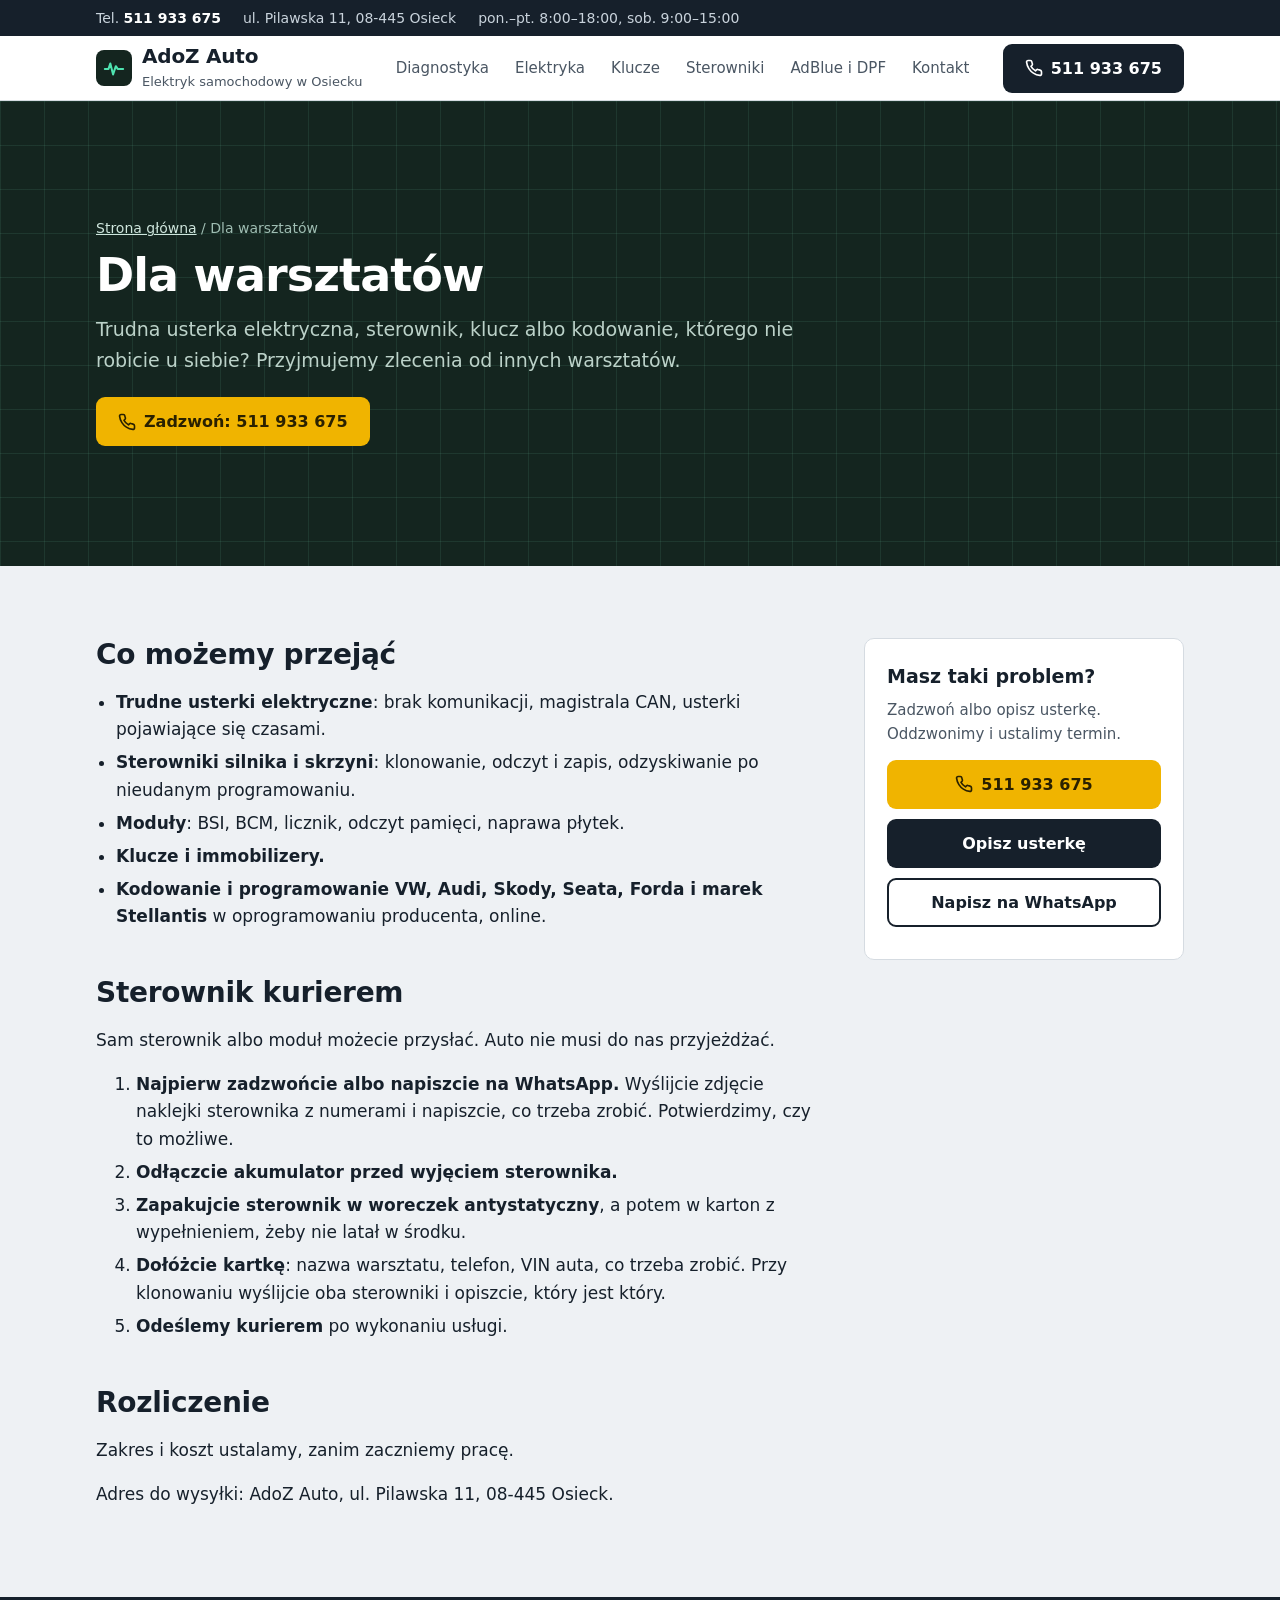
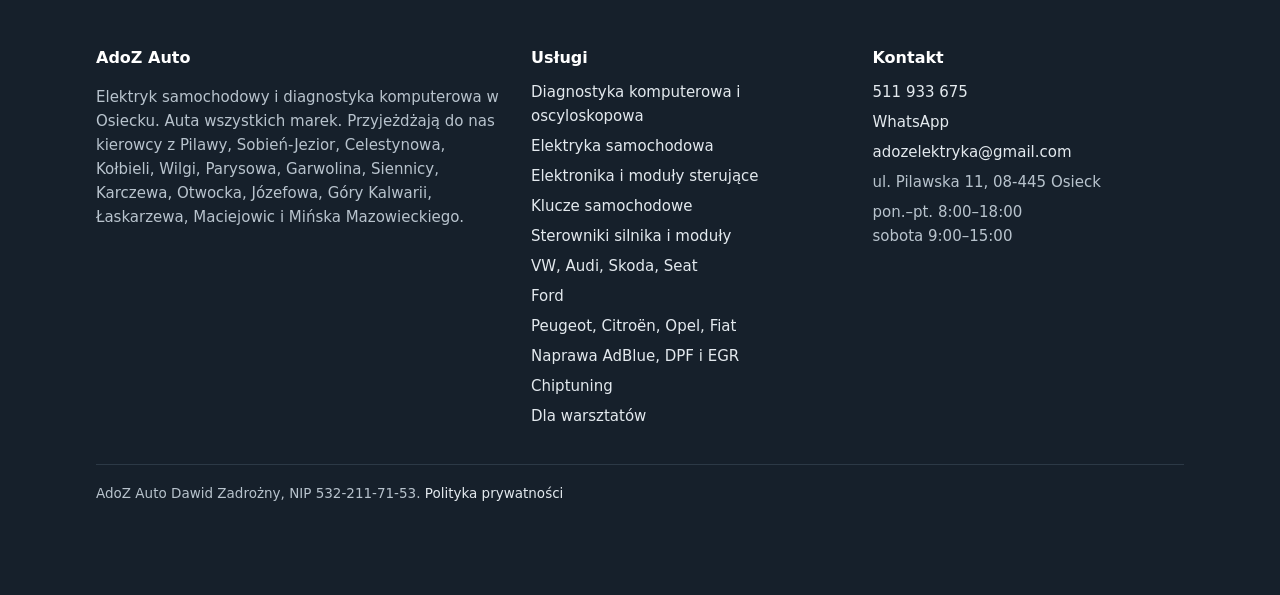
<file: dla-warsztatow.html>
<!doctype html>
<html lang="pl" class="no-js">
<head>
<meta charset="utf-8">
<meta name="viewport" content="width=device-width,initial-scale=1">
<title>Dla warsztatów: sterowniki, klucze, kodowanie, trudne usterki | AdoZ Auto</title>
<meta name="description" content="Współpraca z warsztatami: trudne usterki elektryczne, klonowanie sterowników i modułów, klucze, kodowanie VAG, Ford i Stellantis. Sterowniki można przysłać kurierem.">
<link rel="canonical" href="https://adozelektryka.pl/dla-warsztatow.html">
<meta property="og:type" content="website">
<meta property="og:locale" content="pl_PL">
<meta property="og:site_name" content="AdoZ Auto">
<meta property="og:title" content="Dla warsztatów: sterowniki, klucze, kodowanie, trudne usterki | AdoZ Auto">
<meta property="og:description" content="Współpraca z warsztatami: trudne usterki elektryczne, klonowanie sterowników i modułów, klucze, kodowanie VAG, Ford i Stellantis. Sterowniki można przysłać kurierem.">
<meta property="og:url" content="https://adozelektryka.pl/dla-warsztatow.html">
<meta property="og:image" content="https://adozelektryka.pl/og.png">
<meta property="og:image:width" content="1200">
<meta property="og:image:height" content="630">
<meta property="og:image:alt" content="AdoZ Auto, elektryk samochodowy w Osiecku, tel. 511 933 675">
<meta name="twitter:card" content="summary_large_image">
<meta name="theme-color" content="#14251f">
<link rel="icon" href="/favicon.ico" sizes="48x48">
<link rel="icon" href="/favicon.svg" type="image/svg+xml">
<link rel="icon" href="/icon-192.png" type="image/png" sizes="192x192">
<link rel="apple-touch-icon" href="/apple-touch-icon.png">
<link rel="stylesheet" href="style.css">
<script type="application/ld+json">{"@context": "https://schema.org", "@type": "AutoRepair", "name": "AdoZ Auto — Elektryk Samochodowy Osieck", "url": "https://adozelektryka.pl/", "logo": "https://adozelektryka.pl/icon-512.png", "image": "https://adozelektryka.pl/og.png", "telephone": "+48511933675", "email": "adozelektryka@gmail.com", "address": {"@type": "PostalAddress", "streetAddress": "Pilawska 11", "postalCode": "08-445", "addressLocality": "Osieck", "addressRegion": "mazowieckie", "addressCountry": "PL"}, "openingHoursSpecification": [{"@type": "OpeningHoursSpecification", "dayOfWeek": ["Monday", "Tuesday", "Wednesday", "Thursday", "Friday"], "opens": "08:00", "closes": "18:00"}, {"@type": "OpeningHoursSpecification", "dayOfWeek": "Saturday", "opens": "09:00", "closes": "15:00"}], "areaServed": ["Osieck", "Pilawa", "Sobienie-Jeziory", "Celestynów", "Kołbiel", "Wilga", "Parysów", "Garwolin", "Siennica", "Karczew", "Otwock", "Józefów", "Góra Kalwaria", "Łaskarzew", "Maciejowice", "Mińsk Mazowiecki"]}</script>
</head>
<body>
<a class="skip" href="#tresc">Przejdź do treści</a>
<div class="topbar"><div class="wrap">
<span>Tel. <a href="tel:+48511933675">511 933 675</a></span>
<span>ul. Pilawska 11, 08-445 Osieck</span>
<span>pon.–pt. 8:00–18:00, sob. 9:00–15:00</span>
</div></div>
<header class="site-header"><div class="wrap">
<a class="brand" href="./"><span class="brand-mark"><svg width="22" height="22" viewBox="0 0 24 24" fill="none" stroke="#4fe3b0" stroke-width="2.2" stroke-linecap="round" stroke-linejoin="round" aria-hidden="true"><path d="M2 13h4l2-6 3 12 3-9 2 3h6"/></svg></span><span><span class="brand-name">AdoZ Auto</span> <span class="brand-sub">Elektryk samochodowy w Osiecku</span></span></a>
<button class="nav-toggle" aria-expanded="false" aria-controls="nav">Menu</button>
<nav class="nav" id="nav" aria-label="Główne menu"><a href="diagnostyka-komputerowa.html">Diagnostyka</a><a href="elektryka-samochodowa.html">Elektryka</a><a href="klucze-samochodowe.html">Klucze</a><a href="sterowniki-i-moduly.html">Sterowniki</a><a href="naprawa-adblue-dpf-egr.html">AdBlue i DPF</a><a href="kontakt.html">Kontakt</a></nav>
<a class="btn btn-dark header-call" href="tel:+48511933675"><svg width="18" height="18" viewBox="0 0 24 24" fill="none" stroke="currentColor" stroke-width="2.2" stroke-linecap="round" stroke-linejoin="round" aria-hidden="true"><path d="M22 16.9v3a2 2 0 0 1-2.2 2 19.8 19.8 0 0 1-8.6-3.1 19.5 19.5 0 0 1-6-6A19.8 19.8 0 0 1 2.1 4.2 2 2 0 0 1 4.1 2h3a2 2 0 0 1 2 1.7c.1.9.4 1.8.7 2.7a2 2 0 0 1-.5 2.1L8 9.8a16 16 0 0 0 6 6l1.3-1.3a2 2 0 0 1 2.1-.4c.9.3 1.8.6 2.7.7a2 2 0 0 1 1.7 2z"/></svg>511 933 675</a>
</div></header>
<main id="tresc">

<section class="page-hero"><div class="wrap">
<div class="crumbs"><a href="./">Strona główna</a> / Dla warsztatów</div>
<h1>Dla warsztatów</h1><p>Trudna usterka elektryczna, sterownik, klucz albo kodowanie, którego nie robicie u siebie? Przyjmujemy zlecenia od innych warsztatów.</p>
<a class="btn btn-wire" href="tel:+48511933675"><svg width="18" height="18" viewBox="0 0 24 24" fill="none" stroke="currentColor" stroke-width="2.2" stroke-linecap="round" stroke-linejoin="round" aria-hidden="true"><path d="M22 16.9v3a2 2 0 0 1-2.2 2 19.8 19.8 0 0 1-8.6-3.1 19.5 19.5 0 0 1-6-6A19.8 19.8 0 0 1 2.1 4.2 2 2 0 0 1 4.1 2h3a2 2 0 0 1 2 1.7c.1.9.4 1.8.7 2.7a2 2 0 0 1-.5 2.1L8 9.8a16 16 0 0 0 6 6l1.3-1.3a2 2 0 0 1 2.1-.4c.9.3 1.8.6 2.7.7a2 2 0 0 1 1.7 2z"/></svg>Zadzwoń: 511 933 675</a>
</div></section>
<section><div class="wrap layout"><article class="prose"><h2>Co możemy przejąć</h2>
<ul>
<li><strong>Trudne usterki elektryczne</strong>: brak komunikacji, magistrala CAN, usterki pojawiające się czasami.</li>
<li><strong>Sterowniki silnika i skrzyni</strong>: klonowanie, odczyt i zapis, odzyskiwanie po nieudanym programowaniu.</li>
<li><strong>Moduły</strong>: BSI, BCM, licznik, odczyt pamięci, naprawa płytek.</li>
<li><strong>Klucze i immobilizery.</strong></li>
<li><strong>Kodowanie i programowanie VW, Audi, Skody, Seata, Forda i marek Stellantis</strong> w oprogramowaniu producenta, online.</li>
</ul>
<h2>Sterownik kurierem</h2>
<p>Sam sterownik albo moduł możecie przysłać. Auto nie musi do nas przyjeżdżać.</p>
<ol>
<li><strong>Najpierw zadzwońcie albo napiszcie na WhatsApp.</strong> Wyślijcie zdjęcie naklejki sterownika z numerami i napiszcie, co trzeba zrobić. Potwierdzimy, czy to możliwe.</li>
<li><strong>Odłączcie akumulator przed wyjęciem sterownika.</strong></li>
<li><strong>Zapakujcie sterownik w woreczek antystatyczny</strong>, a potem w karton z wypełnieniem, żeby nie latał w środku.</li>
<li><strong>Dołóżcie kartkę</strong>: nazwa warsztatu, telefon, VIN auta, co trzeba zrobić. Przy klonowaniu wyślijcie oba sterowniki i opiszcie, który jest który.</li>
<li><strong>Odeślemy kurierem</strong> po wykonaniu usługi.</li>
</ol>
<h2>Rozliczenie</h2>
<p>Zakres i koszt ustalamy, zanim zaczniemy pracę.</p>
<p>Adres do wysyłki: AdoZ Auto, ul. Pilawska 11, 08-445 Osieck.</p></article><aside class="aside"><h2>Masz taki problem?</h2><p>Zadzwoń albo opisz usterkę. Oddzwonimy i ustalimy termin.</p>
<a class="btn btn-wire" href="tel:+48511933675"><svg width="18" height="18" viewBox="0 0 24 24" fill="none" stroke="currentColor" stroke-width="2.2" stroke-linecap="round" stroke-linejoin="round" aria-hidden="true"><path d="M22 16.9v3a2 2 0 0 1-2.2 2 19.8 19.8 0 0 1-8.6-3.1 19.5 19.5 0 0 1-6-6A19.8 19.8 0 0 1 2.1 4.2 2 2 0 0 1 4.1 2h3a2 2 0 0 1 2 1.7c.1.9.4 1.8.7 2.7a2 2 0 0 1-.5 2.1L8 9.8a16 16 0 0 0 6 6l1.3-1.3a2 2 0 0 1 2.1-.4c.9.3 1.8.6 2.7.7a2 2 0 0 1 1.7 2z"/></svg>511 933 675</a>
<a class="btn btn-dark" href="kontakt.html#zgloszenie">Opisz usterkę</a>
<a class="btn btn-line" href="https://wa.me/48511933675">Napisz na WhatsApp</a></aside></div></section>
</main>
<footer class="site-footer"><div class="wrap">
<div class="cols">
<div>
<h2>AdoZ Auto</h2>
<p>Elektryk samochodowy i diagnostyka komputerowa w Osiecku. Auta wszystkich marek. Przyjeżdżają do nas kierowcy z Pilawy, Sobień-Jezior, Celestynowa, Kołbieli, Wilgi, Parysowa, Garwolina, Siennicy, Karczewa, Otwocka, Józefowa, Góry Kalwarii, Łaskarzewa, Maciejowic i Mińska Mazowieckiego.</p>
</div>
<div>
<h2>Usługi</h2>
<ul>
<li><a href="diagnostyka-komputerowa.html">Diagnostyka komputerowa i oscyloskopowa</a></li>
<li><a href="elektryka-samochodowa.html">Elektryka samochodowa</a></li>
<li><a href="elektronika-moduly.html">Elektronika i moduły sterujące</a></li>
<li><a href="klucze-samochodowe.html">Klucze samochodowe</a></li>
<li><a href="sterowniki-i-moduly.html">Sterowniki silnika i moduły</a></li>
<li><a href="vag-diagnostyka-i-kodowanie.html">VW, Audi, Skoda, Seat</a></li>
<li><a href="ford-diagnostyka-i-programowanie.html">Ford</a></li>
<li><a href="stellantis-diagnostyka-i-programowanie.html">Peugeot, Citroën, Opel, Fiat</a></li>
<li><a href="naprawa-adblue-dpf-egr.html">Naprawa AdBlue, DPF i EGR</a></li>
<li><a href="chiptuning.html">Chiptuning</a></li>
<li><a href="dla-warsztatow.html">Dla warsztatów</a></li>
</ul>
</div>
<div>
<h2>Kontakt</h2>
<ul>
<li><a href="tel:+48511933675">511 933 675</a></li>
<li><a href="https://wa.me/48511933675">WhatsApp</a></li>
<li><a href="mailto:adozelektryka@gmail.com">adozelektryka@gmail.com</a></li>
<li>ul. Pilawska 11, 08-445 Osieck</li>
<li>pon.–pt. 8:00–18:00<br>sobota 9:00–15:00</li>
</ul>
</div>
</div>
<div class="legal">AdoZ Auto Dawid Zadrożny, NIP 532-211-71-53. <a href="polityka-prywatnosci.html">Polityka prywatności</a></div>
</div></footer>
<div class="callbar"><a class="btn btn-wire" href="tel:+48511933675"><svg width="18" height="18" viewBox="0 0 24 24" fill="none" stroke="currentColor" stroke-width="2.2" stroke-linecap="round" stroke-linejoin="round" aria-hidden="true"><path d="M22 16.9v3a2 2 0 0 1-2.2 2 19.8 19.8 0 0 1-8.6-3.1 19.5 19.5 0 0 1-6-6A19.8 19.8 0 0 1 2.1 4.2 2 2 0 0 1 4.1 2h3a2 2 0 0 1 2 1.7c.1.9.4 1.8.7 2.7a2 2 0 0 1-.5 2.1L8 9.8a16 16 0 0 0 6 6l1.3-1.3a2 2 0 0 1 2.1-.4c.9.3 1.8.6 2.7.7a2 2 0 0 1 1.7 2z"/></svg>Zadzwoń</a><a class="btn btn-dark" href="kontakt.html#zgloszenie">Zgłoś usterkę</a></div>
<script src="main.js"></script>
</body>
</html>
</file>
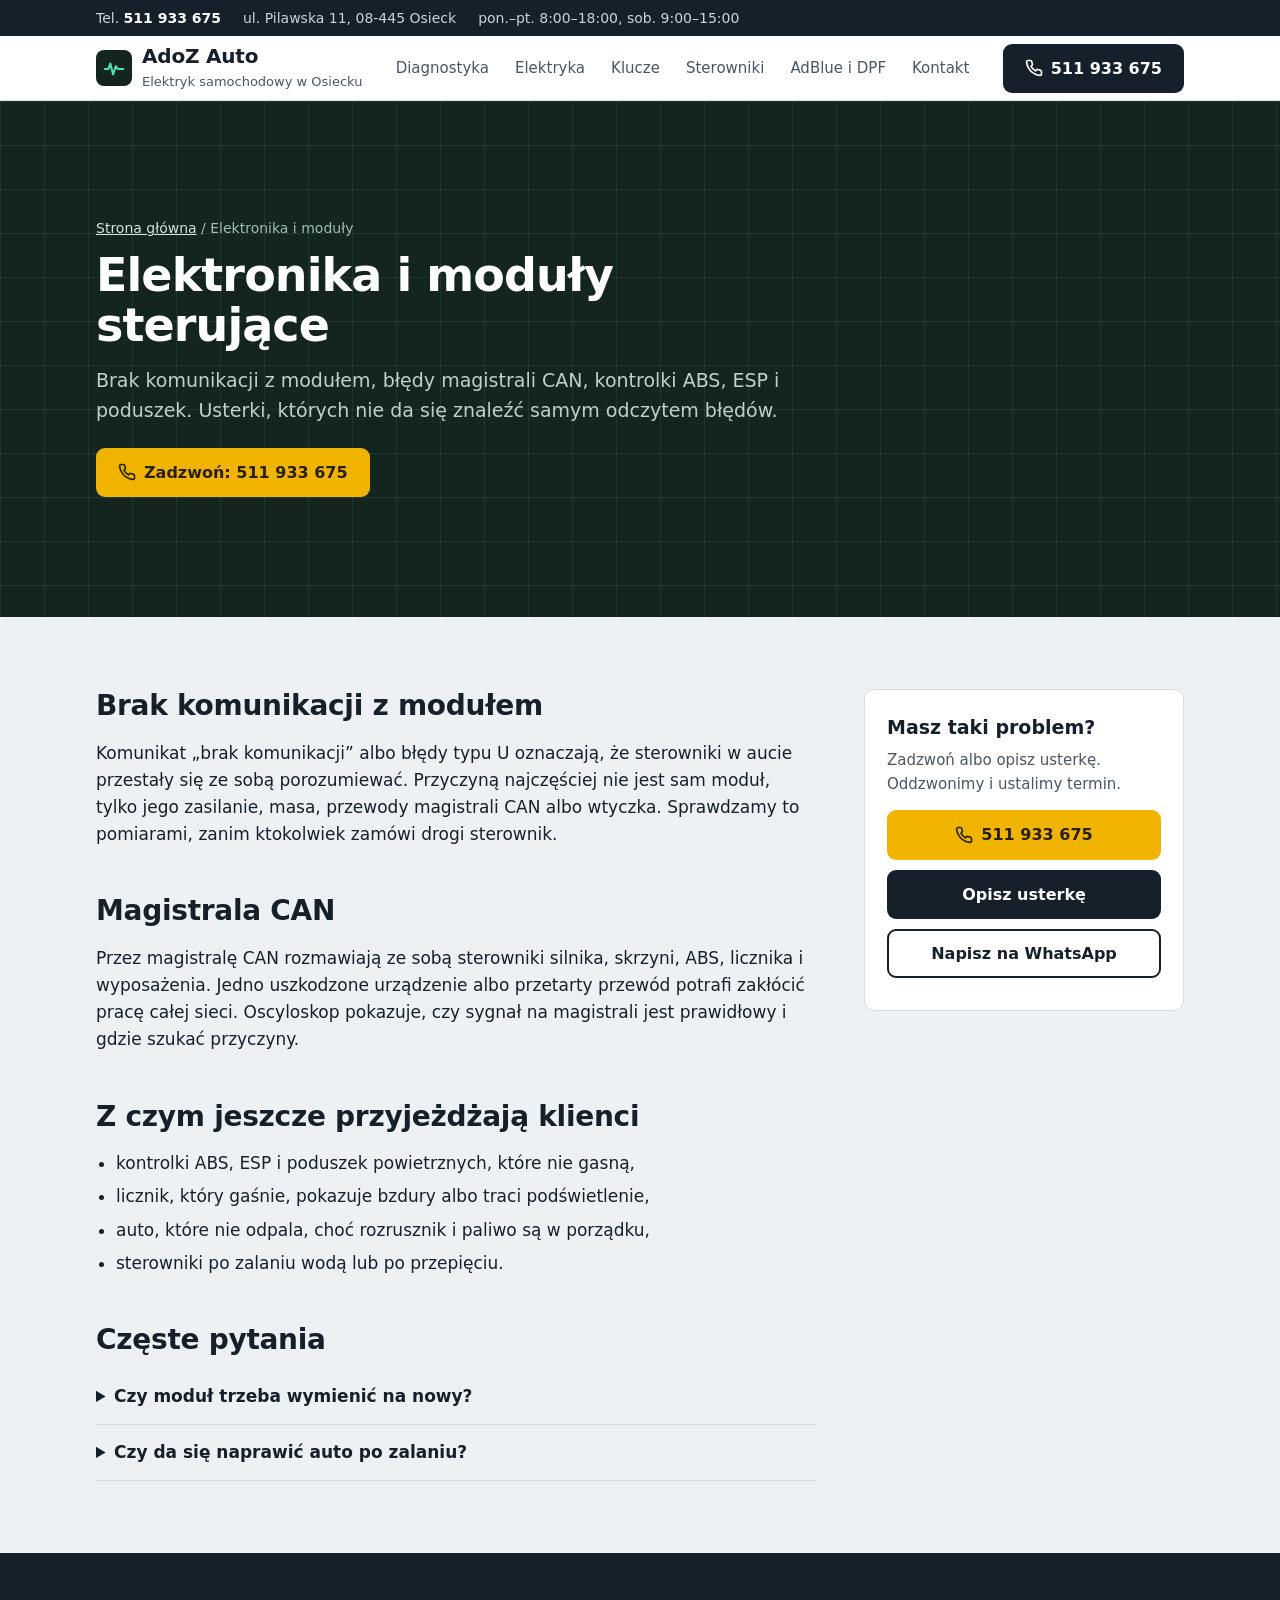
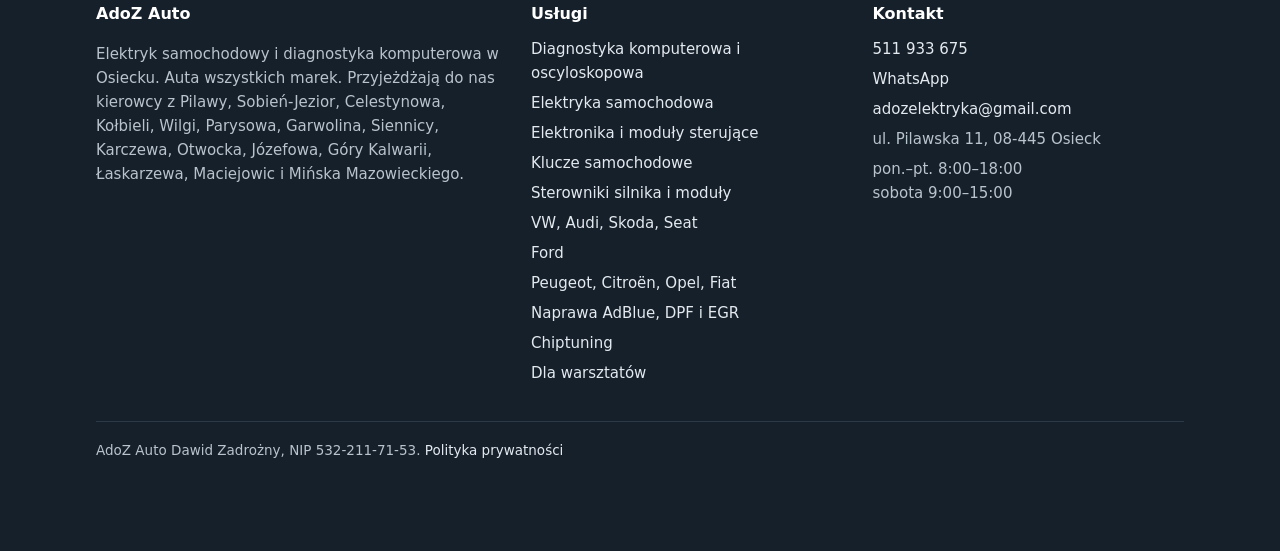
<file: elektronika-moduly.html>
<!doctype html>
<html lang="pl" class="no-js">
<head>
<meta charset="utf-8">
<meta name="viewport" content="width=device-width,initial-scale=1">
<title>Brak komunikacji z modułem, błędy CAN — elektronika samochodowa Osieck | AdoZ Auto</title>
<meta name="description" content="Brak komunikacji z modułem, błędy magistrali CAN, kontrolki ABS, ESP i poduszek. Diagnostyka elektroniki samochodowej w Osiecku. Okolice Otwocka, Pilawy i Garwolina.">
<link rel="canonical" href="https://adozelektryka.pl/elektronika-moduly.html">
<meta property="og:type" content="website">
<meta property="og:locale" content="pl_PL">
<meta property="og:site_name" content="AdoZ Auto">
<meta property="og:title" content="Brak komunikacji z modułem, błędy CAN — elektronika samochodowa Osieck | AdoZ Auto">
<meta property="og:description" content="Brak komunikacji z modułem, błędy magistrali CAN, kontrolki ABS, ESP i poduszek. Diagnostyka elektroniki samochodowej w Osiecku. Okolice Otwocka, Pilawy i Garwolina.">
<meta property="og:url" content="https://adozelektryka.pl/elektronika-moduly.html">
<meta property="og:image" content="https://adozelektryka.pl/og.png">
<meta property="og:image:width" content="1200">
<meta property="og:image:height" content="630">
<meta property="og:image:alt" content="AdoZ Auto, elektryk samochodowy w Osiecku, tel. 511 933 675">
<meta name="twitter:card" content="summary_large_image">
<meta name="theme-color" content="#14251f">
<link rel="icon" href="/favicon.ico" sizes="48x48">
<link rel="icon" href="/favicon.svg" type="image/svg+xml">
<link rel="icon" href="/icon-192.png" type="image/png" sizes="192x192">
<link rel="apple-touch-icon" href="/apple-touch-icon.png">
<link rel="stylesheet" href="style.css">
<script type="application/ld+json">{"@context": "https://schema.org", "@type": "AutoRepair", "name": "AdoZ Auto — Elektryk Samochodowy Osieck", "url": "https://adozelektryka.pl/", "logo": "https://adozelektryka.pl/icon-512.png", "image": "https://adozelektryka.pl/og.png", "telephone": "+48511933675", "email": "adozelektryka@gmail.com", "address": {"@type": "PostalAddress", "streetAddress": "Pilawska 11", "postalCode": "08-445", "addressLocality": "Osieck", "addressRegion": "mazowieckie", "addressCountry": "PL"}, "openingHoursSpecification": [{"@type": "OpeningHoursSpecification", "dayOfWeek": ["Monday", "Tuesday", "Wednesday", "Thursday", "Friday"], "opens": "08:00", "closes": "18:00"}, {"@type": "OpeningHoursSpecification", "dayOfWeek": "Saturday", "opens": "09:00", "closes": "15:00"}], "areaServed": ["Osieck", "Pilawa", "Sobienie-Jeziory", "Celestynów", "Kołbiel", "Wilga", "Parysów", "Garwolin", "Siennica", "Karczew", "Otwock", "Józefów", "Góra Kalwaria", "Łaskarzew", "Maciejowice", "Mińsk Mazowiecki"]}</script>
</head>
<body>
<a class="skip" href="#tresc">Przejdź do treści</a>
<div class="topbar"><div class="wrap">
<span>Tel. <a href="tel:+48511933675">511 933 675</a></span>
<span>ul. Pilawska 11, 08-445 Osieck</span>
<span>pon.–pt. 8:00–18:00, sob. 9:00–15:00</span>
</div></div>
<header class="site-header"><div class="wrap">
<a class="brand" href="./"><span class="brand-mark"><svg width="22" height="22" viewBox="0 0 24 24" fill="none" stroke="#4fe3b0" stroke-width="2.2" stroke-linecap="round" stroke-linejoin="round" aria-hidden="true"><path d="M2 13h4l2-6 3 12 3-9 2 3h6"/></svg></span><span><span class="brand-name">AdoZ Auto</span> <span class="brand-sub">Elektryk samochodowy w Osiecku</span></span></a>
<button class="nav-toggle" aria-expanded="false" aria-controls="nav">Menu</button>
<nav class="nav" id="nav" aria-label="Główne menu"><a href="diagnostyka-komputerowa.html">Diagnostyka</a><a href="elektryka-samochodowa.html">Elektryka</a><a href="klucze-samochodowe.html">Klucze</a><a href="sterowniki-i-moduly.html">Sterowniki</a><a href="naprawa-adblue-dpf-egr.html">AdBlue i DPF</a><a href="kontakt.html">Kontakt</a></nav>
<a class="btn btn-dark header-call" href="tel:+48511933675"><svg width="18" height="18" viewBox="0 0 24 24" fill="none" stroke="currentColor" stroke-width="2.2" stroke-linecap="round" stroke-linejoin="round" aria-hidden="true"><path d="M22 16.9v3a2 2 0 0 1-2.2 2 19.8 19.8 0 0 1-8.6-3.1 19.5 19.5 0 0 1-6-6A19.8 19.8 0 0 1 2.1 4.2 2 2 0 0 1 4.1 2h3a2 2 0 0 1 2 1.7c.1.9.4 1.8.7 2.7a2 2 0 0 1-.5 2.1L8 9.8a16 16 0 0 0 6 6l1.3-1.3a2 2 0 0 1 2.1-.4c.9.3 1.8.6 2.7.7a2 2 0 0 1 1.7 2z"/></svg>511 933 675</a>
</div></header>
<main id="tresc">

<section class="page-hero"><div class="wrap">
<div class="crumbs"><a href="./">Strona główna</a> / Elektronika i moduły</div>
<h1>Elektronika i moduły sterujące</h1><p>Brak komunikacji z modułem, błędy magistrali CAN, kontrolki ABS, ESP i poduszek. Usterki, których nie da się znaleźć samym odczytem błędów.</p>
<a class="btn btn-wire" href="tel:+48511933675"><svg width="18" height="18" viewBox="0 0 24 24" fill="none" stroke="currentColor" stroke-width="2.2" stroke-linecap="round" stroke-linejoin="round" aria-hidden="true"><path d="M22 16.9v3a2 2 0 0 1-2.2 2 19.8 19.8 0 0 1-8.6-3.1 19.5 19.5 0 0 1-6-6A19.8 19.8 0 0 1 2.1 4.2 2 2 0 0 1 4.1 2h3a2 2 0 0 1 2 1.7c.1.9.4 1.8.7 2.7a2 2 0 0 1-.5 2.1L8 9.8a16 16 0 0 0 6 6l1.3-1.3a2 2 0 0 1 2.1-.4c.9.3 1.8.6 2.7.7a2 2 0 0 1 1.7 2z"/></svg>Zadzwoń: 511 933 675</a>
</div></section>
<section><div class="wrap layout"><article class="prose"><h2>Brak komunikacji z modułem</h2>
<p>Komunikat „brak komunikacji” albo błędy typu U oznaczają, że sterowniki w aucie przestały się ze sobą porozumiewać. Przyczyną najczęściej nie jest sam moduł, tylko jego zasilanie, masa, przewody magistrali CAN albo wtyczka. Sprawdzamy to pomiarami, zanim ktokolwiek zamówi drogi sterownik.</p>
<h2>Magistrala CAN</h2>
<p>Przez magistralę CAN rozmawiają ze sobą sterowniki silnika, skrzyni, ABS, licznika i wyposażenia. Jedno uszkodzone urządzenie albo przetarty przewód potrafi zakłócić pracę całej sieci. Oscyloskop pokazuje, czy sygnał na magistrali jest prawidłowy i gdzie szukać przyczyny.</p>
<h2>Z czym jeszcze przyjeżdżają klienci</h2>
<ul>
<li>kontrolki ABS, ESP i poduszek powietrznych, które nie gasną,</li>
<li>licznik, który gaśnie, pokazuje bzdury albo traci podświetlenie,</li>
<li>auto, które nie odpala, choć rozrusznik i paliwo są w porządku,</li>
<li>sterowniki po zalaniu wodą lub po przepięciu.</li>
</ul>
<h2>Częste pytania</h2>
<details><summary>Czy moduł trzeba wymienić na nowy?</summary><p>Często nie. Najpierw sprawdzamy zasilanie, masy i przewody. Dopiero gdy one są w porządku, przyczyną może być sam sterownik.</p></details>
<details><summary>Czy da się naprawić auto po zalaniu?</summary><p>To zależy od tego, które elementy zostały zalane i jak długo. Trzeba obejrzeć i zmierzyć instalację.</p></details></article><aside class="aside"><h2>Masz taki problem?</h2><p>Zadzwoń albo opisz usterkę. Oddzwonimy i ustalimy termin.</p>
<a class="btn btn-wire" href="tel:+48511933675"><svg width="18" height="18" viewBox="0 0 24 24" fill="none" stroke="currentColor" stroke-width="2.2" stroke-linecap="round" stroke-linejoin="round" aria-hidden="true"><path d="M22 16.9v3a2 2 0 0 1-2.2 2 19.8 19.8 0 0 1-8.6-3.1 19.5 19.5 0 0 1-6-6A19.8 19.8 0 0 1 2.1 4.2 2 2 0 0 1 4.1 2h3a2 2 0 0 1 2 1.7c.1.9.4 1.8.7 2.7a2 2 0 0 1-.5 2.1L8 9.8a16 16 0 0 0 6 6l1.3-1.3a2 2 0 0 1 2.1-.4c.9.3 1.8.6 2.7.7a2 2 0 0 1 1.7 2z"/></svg>511 933 675</a>
<a class="btn btn-dark" href="kontakt.html#zgloszenie">Opisz usterkę</a>
<a class="btn btn-line" href="https://wa.me/48511933675">Napisz na WhatsApp</a></aside></div></section>
</main>
<footer class="site-footer"><div class="wrap">
<div class="cols">
<div>
<h2>AdoZ Auto</h2>
<p>Elektryk samochodowy i diagnostyka komputerowa w Osiecku. Auta wszystkich marek. Przyjeżdżają do nas kierowcy z Pilawy, Sobień-Jezior, Celestynowa, Kołbieli, Wilgi, Parysowa, Garwolina, Siennicy, Karczewa, Otwocka, Józefowa, Góry Kalwarii, Łaskarzewa, Maciejowic i Mińska Mazowieckiego.</p>
</div>
<div>
<h2>Usługi</h2>
<ul>
<li><a href="diagnostyka-komputerowa.html">Diagnostyka komputerowa i oscyloskopowa</a></li>
<li><a href="elektryka-samochodowa.html">Elektryka samochodowa</a></li>
<li><a href="elektronika-moduly.html">Elektronika i moduły sterujące</a></li>
<li><a href="klucze-samochodowe.html">Klucze samochodowe</a></li>
<li><a href="sterowniki-i-moduly.html">Sterowniki silnika i moduły</a></li>
<li><a href="vag-diagnostyka-i-kodowanie.html">VW, Audi, Skoda, Seat</a></li>
<li><a href="ford-diagnostyka-i-programowanie.html">Ford</a></li>
<li><a href="stellantis-diagnostyka-i-programowanie.html">Peugeot, Citroën, Opel, Fiat</a></li>
<li><a href="naprawa-adblue-dpf-egr.html">Naprawa AdBlue, DPF i EGR</a></li>
<li><a href="chiptuning.html">Chiptuning</a></li>
<li><a href="dla-warsztatow.html">Dla warsztatów</a></li>
</ul>
</div>
<div>
<h2>Kontakt</h2>
<ul>
<li><a href="tel:+48511933675">511 933 675</a></li>
<li><a href="https://wa.me/48511933675">WhatsApp</a></li>
<li><a href="mailto:adozelektryka@gmail.com">adozelektryka@gmail.com</a></li>
<li>ul. Pilawska 11, 08-445 Osieck</li>
<li>pon.–pt. 8:00–18:00<br>sobota 9:00–15:00</li>
</ul>
</div>
</div>
<div class="legal">AdoZ Auto Dawid Zadrożny, NIP 532-211-71-53. <a href="polityka-prywatnosci.html">Polityka prywatności</a></div>
</div></footer>
<div class="callbar"><a class="btn btn-wire" href="tel:+48511933675"><svg width="18" height="18" viewBox="0 0 24 24" fill="none" stroke="currentColor" stroke-width="2.2" stroke-linecap="round" stroke-linejoin="round" aria-hidden="true"><path d="M22 16.9v3a2 2 0 0 1-2.2 2 19.8 19.8 0 0 1-8.6-3.1 19.5 19.5 0 0 1-6-6A19.8 19.8 0 0 1 2.1 4.2 2 2 0 0 1 4.1 2h3a2 2 0 0 1 2 1.7c.1.9.4 1.8.7 2.7a2 2 0 0 1-.5 2.1L8 9.8a16 16 0 0 0 6 6l1.3-1.3a2 2 0 0 1 2.1-.4c.9.3 1.8.6 2.7.7a2 2 0 0 1 1.7 2z"/></svg>Zadzwoń</a><a class="btn btn-dark" href="kontakt.html#zgloszenie">Zgłoś usterkę</a></div>
<script src="main.js"></script>
</body>
</html>
</file>
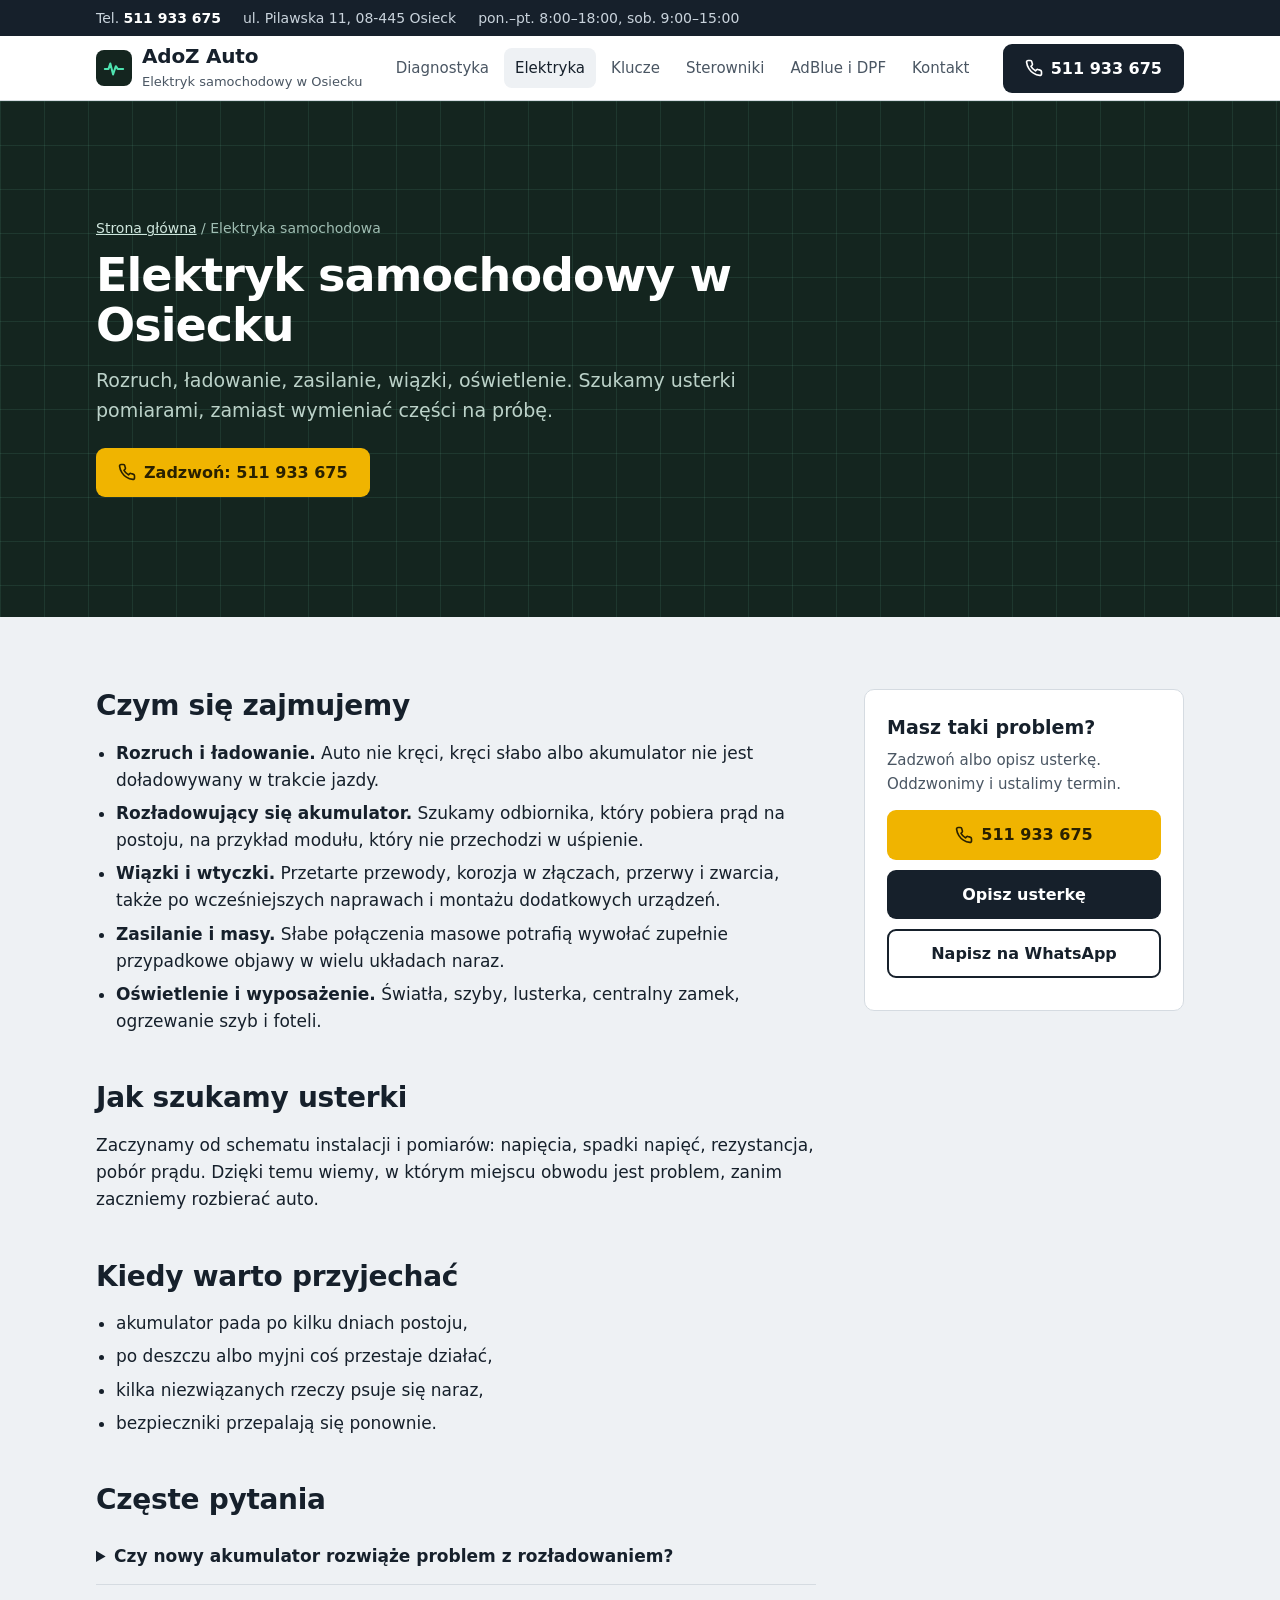
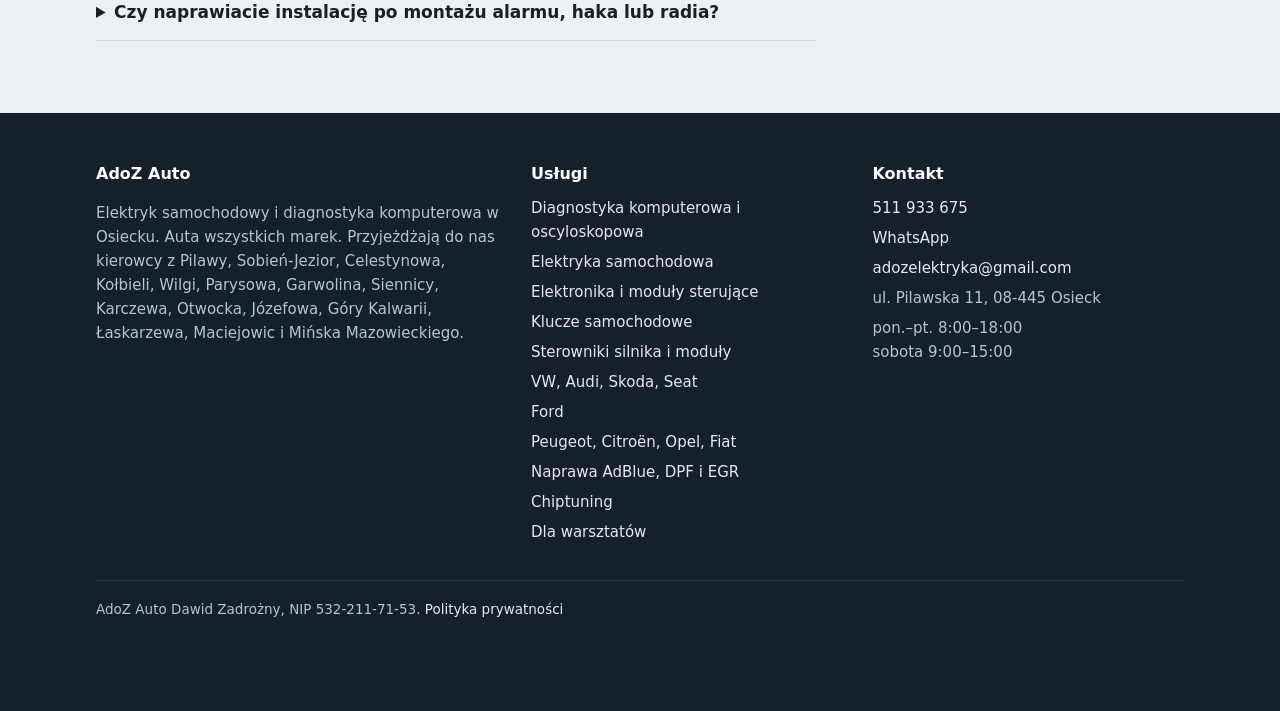
<file: elektryka-samochodowa.html>
<!doctype html>
<html lang="pl" class="no-js">
<head>
<meta charset="utf-8">
<meta name="viewport" content="width=device-width,initial-scale=1">
<title>Elektryk samochodowy Osieck — naprawa instalacji elektrycznej | AdoZ Auto</title>
<meta name="description" content="Elektryk samochodowy w Osiecku. Rozładowujący się akumulator, problemy z rozruchem i ładowaniem, zwarcia i przerwy w wiązkach, oświetlenie. Okolice Pilawy, Kołbieli i Otwocka.">
<link rel="canonical" href="https://adozelektryka.pl/elektryka-samochodowa.html">
<meta property="og:type" content="website">
<meta property="og:locale" content="pl_PL">
<meta property="og:site_name" content="AdoZ Auto">
<meta property="og:title" content="Elektryk samochodowy Osieck — naprawa instalacji elektrycznej | AdoZ Auto">
<meta property="og:description" content="Elektryk samochodowy w Osiecku. Rozładowujący się akumulator, problemy z rozruchem i ładowaniem, zwarcia i przerwy w wiązkach, oświetlenie. Okolice Pilawy, Kołbieli i Otwocka.">
<meta property="og:url" content="https://adozelektryka.pl/elektryka-samochodowa.html">
<meta property="og:image" content="https://adozelektryka.pl/og.png">
<meta property="og:image:width" content="1200">
<meta property="og:image:height" content="630">
<meta property="og:image:alt" content="AdoZ Auto, elektryk samochodowy w Osiecku, tel. 511 933 675">
<meta name="twitter:card" content="summary_large_image">
<meta name="theme-color" content="#14251f">
<link rel="icon" href="/favicon.ico" sizes="48x48">
<link rel="icon" href="/favicon.svg" type="image/svg+xml">
<link rel="icon" href="/icon-192.png" type="image/png" sizes="192x192">
<link rel="apple-touch-icon" href="/apple-touch-icon.png">
<link rel="stylesheet" href="style.css">
<script type="application/ld+json">{"@context": "https://schema.org", "@type": "AutoRepair", "name": "AdoZ Auto — Elektryk Samochodowy Osieck", "url": "https://adozelektryka.pl/", "logo": "https://adozelektryka.pl/icon-512.png", "image": "https://adozelektryka.pl/og.png", "telephone": "+48511933675", "email": "adozelektryka@gmail.com", "address": {"@type": "PostalAddress", "streetAddress": "Pilawska 11", "postalCode": "08-445", "addressLocality": "Osieck", "addressRegion": "mazowieckie", "addressCountry": "PL"}, "openingHoursSpecification": [{"@type": "OpeningHoursSpecification", "dayOfWeek": ["Monday", "Tuesday", "Wednesday", "Thursday", "Friday"], "opens": "08:00", "closes": "18:00"}, {"@type": "OpeningHoursSpecification", "dayOfWeek": "Saturday", "opens": "09:00", "closes": "15:00"}], "areaServed": ["Osieck", "Pilawa", "Sobienie-Jeziory", "Celestynów", "Kołbiel", "Wilga", "Parysów", "Garwolin", "Siennica", "Karczew", "Otwock", "Józefów", "Góra Kalwaria", "Łaskarzew", "Maciejowice", "Mińsk Mazowiecki"]}</script>
</head>
<body>
<a class="skip" href="#tresc">Przejdź do treści</a>
<div class="topbar"><div class="wrap">
<span>Tel. <a href="tel:+48511933675">511 933 675</a></span>
<span>ul. Pilawska 11, 08-445 Osieck</span>
<span>pon.–pt. 8:00–18:00, sob. 9:00–15:00</span>
</div></div>
<header class="site-header"><div class="wrap">
<a class="brand" href="./"><span class="brand-mark"><svg width="22" height="22" viewBox="0 0 24 24" fill="none" stroke="#4fe3b0" stroke-width="2.2" stroke-linecap="round" stroke-linejoin="round" aria-hidden="true"><path d="M2 13h4l2-6 3 12 3-9 2 3h6"/></svg></span><span><span class="brand-name">AdoZ Auto</span> <span class="brand-sub">Elektryk samochodowy w Osiecku</span></span></a>
<button class="nav-toggle" aria-expanded="false" aria-controls="nav">Menu</button>
<nav class="nav" id="nav" aria-label="Główne menu"><a href="diagnostyka-komputerowa.html">Diagnostyka</a><a href="elektryka-samochodowa.html" aria-current="page">Elektryka</a><a href="klucze-samochodowe.html">Klucze</a><a href="sterowniki-i-moduly.html">Sterowniki</a><a href="naprawa-adblue-dpf-egr.html">AdBlue i DPF</a><a href="kontakt.html">Kontakt</a></nav>
<a class="btn btn-dark header-call" href="tel:+48511933675"><svg width="18" height="18" viewBox="0 0 24 24" fill="none" stroke="currentColor" stroke-width="2.2" stroke-linecap="round" stroke-linejoin="round" aria-hidden="true"><path d="M22 16.9v3a2 2 0 0 1-2.2 2 19.8 19.8 0 0 1-8.6-3.1 19.5 19.5 0 0 1-6-6A19.8 19.8 0 0 1 2.1 4.2 2 2 0 0 1 4.1 2h3a2 2 0 0 1 2 1.7c.1.9.4 1.8.7 2.7a2 2 0 0 1-.5 2.1L8 9.8a16 16 0 0 0 6 6l1.3-1.3a2 2 0 0 1 2.1-.4c.9.3 1.8.6 2.7.7a2 2 0 0 1 1.7 2z"/></svg>511 933 675</a>
</div></header>
<main id="tresc">

<section class="page-hero"><div class="wrap">
<div class="crumbs"><a href="./">Strona główna</a> / Elektryka samochodowa</div>
<h1>Elektryk samochodowy w Osiecku</h1><p>Rozruch, ładowanie, zasilanie, wiązki, oświetlenie. Szukamy usterki pomiarami, zamiast wymieniać części na próbę.</p>
<a class="btn btn-wire" href="tel:+48511933675"><svg width="18" height="18" viewBox="0 0 24 24" fill="none" stroke="currentColor" stroke-width="2.2" stroke-linecap="round" stroke-linejoin="round" aria-hidden="true"><path d="M22 16.9v3a2 2 0 0 1-2.2 2 19.8 19.8 0 0 1-8.6-3.1 19.5 19.5 0 0 1-6-6A19.8 19.8 0 0 1 2.1 4.2 2 2 0 0 1 4.1 2h3a2 2 0 0 1 2 1.7c.1.9.4 1.8.7 2.7a2 2 0 0 1-.5 2.1L8 9.8a16 16 0 0 0 6 6l1.3-1.3a2 2 0 0 1 2.1-.4c.9.3 1.8.6 2.7.7a2 2 0 0 1 1.7 2z"/></svg>Zadzwoń: 511 933 675</a>
</div></section>
<section><div class="wrap layout"><article class="prose"><h2>Czym się zajmujemy</h2>
<ul>
<li><strong>Rozruch i ładowanie.</strong> Auto nie kręci, kręci słabo albo akumulator nie jest doładowywany w trakcie jazdy.</li>
<li><strong>Rozładowujący się akumulator.</strong> Szukamy odbiornika, który pobiera prąd na postoju, na przykład modułu, który nie przechodzi w uśpienie.</li>
<li><strong>Wiązki i wtyczki.</strong> Przetarte przewody, korozja w złączach, przerwy i zwarcia, także po wcześniejszych naprawach i montażu dodatkowych urządzeń.</li>
<li><strong>Zasilanie i masy.</strong> Słabe połączenia masowe potrafią wywołać zupełnie przypadkowe objawy w wielu układach naraz.</li>
<li><strong>Oświetlenie i wyposażenie.</strong> Światła, szyby, lusterka, centralny zamek, ogrzewanie szyb i foteli.</li>
</ul>
<h2>Jak szukamy usterki</h2>
<p>Zaczynamy od schematu instalacji i pomiarów: napięcia, spadki napięć, rezystancja, pobór prądu. Dzięki temu wiemy, w którym miejscu obwodu jest problem, zanim zaczniemy rozbierać auto.</p>
<h2>Kiedy warto przyjechać</h2>
<ul>
<li>akumulator pada po kilku dniach postoju,</li>
<li>po deszczu albo myjni coś przestaje działać,</li>
<li>kilka niezwiązanych rzeczy psuje się naraz,</li>
<li>bezpieczniki przepalają się ponownie.</li>
</ul>
<h2>Częste pytania</h2>
<details><summary>Czy nowy akumulator rozwiąże problem z rozładowaniem?</summary><p>Jeśli coś pobiera prąd na postoju, nowy akumulator też się rozładuje. Najpierw warto zmierzyć pobór prądu.</p></details>
<details><summary>Czy naprawiacie instalację po montażu alarmu, haka lub radia?</summary><p>Tak. To częsta przyczyna usterek, bo dodatkowe urządzenie zostało wpięte w instalację w nieodpowiednim miejscu.</p></details></article><aside class="aside"><h2>Masz taki problem?</h2><p>Zadzwoń albo opisz usterkę. Oddzwonimy i ustalimy termin.</p>
<a class="btn btn-wire" href="tel:+48511933675"><svg width="18" height="18" viewBox="0 0 24 24" fill="none" stroke="currentColor" stroke-width="2.2" stroke-linecap="round" stroke-linejoin="round" aria-hidden="true"><path d="M22 16.9v3a2 2 0 0 1-2.2 2 19.8 19.8 0 0 1-8.6-3.1 19.5 19.5 0 0 1-6-6A19.8 19.8 0 0 1 2.1 4.2 2 2 0 0 1 4.1 2h3a2 2 0 0 1 2 1.7c.1.9.4 1.8.7 2.7a2 2 0 0 1-.5 2.1L8 9.8a16 16 0 0 0 6 6l1.3-1.3a2 2 0 0 1 2.1-.4c.9.3 1.8.6 2.7.7a2 2 0 0 1 1.7 2z"/></svg>511 933 675</a>
<a class="btn btn-dark" href="kontakt.html#zgloszenie">Opisz usterkę</a>
<a class="btn btn-line" href="https://wa.me/48511933675">Napisz na WhatsApp</a></aside></div></section>
</main>
<footer class="site-footer"><div class="wrap">
<div class="cols">
<div>
<h2>AdoZ Auto</h2>
<p>Elektryk samochodowy i diagnostyka komputerowa w Osiecku. Auta wszystkich marek. Przyjeżdżają do nas kierowcy z Pilawy, Sobień-Jezior, Celestynowa, Kołbieli, Wilgi, Parysowa, Garwolina, Siennicy, Karczewa, Otwocka, Józefowa, Góry Kalwarii, Łaskarzewa, Maciejowic i Mińska Mazowieckiego.</p>
</div>
<div>
<h2>Usługi</h2>
<ul>
<li><a href="diagnostyka-komputerowa.html">Diagnostyka komputerowa i oscyloskopowa</a></li>
<li><a href="elektryka-samochodowa.html">Elektryka samochodowa</a></li>
<li><a href="elektronika-moduly.html">Elektronika i moduły sterujące</a></li>
<li><a href="klucze-samochodowe.html">Klucze samochodowe</a></li>
<li><a href="sterowniki-i-moduly.html">Sterowniki silnika i moduły</a></li>
<li><a href="vag-diagnostyka-i-kodowanie.html">VW, Audi, Skoda, Seat</a></li>
<li><a href="ford-diagnostyka-i-programowanie.html">Ford</a></li>
<li><a href="stellantis-diagnostyka-i-programowanie.html">Peugeot, Citroën, Opel, Fiat</a></li>
<li><a href="naprawa-adblue-dpf-egr.html">Naprawa AdBlue, DPF i EGR</a></li>
<li><a href="chiptuning.html">Chiptuning</a></li>
<li><a href="dla-warsztatow.html">Dla warsztatów</a></li>
</ul>
</div>
<div>
<h2>Kontakt</h2>
<ul>
<li><a href="tel:+48511933675">511 933 675</a></li>
<li><a href="https://wa.me/48511933675">WhatsApp</a></li>
<li><a href="mailto:adozelektryka@gmail.com">adozelektryka@gmail.com</a></li>
<li>ul. Pilawska 11, 08-445 Osieck</li>
<li>pon.–pt. 8:00–18:00<br>sobota 9:00–15:00</li>
</ul>
</div>
</div>
<div class="legal">AdoZ Auto Dawid Zadrożny, NIP 532-211-71-53. <a href="polityka-prywatnosci.html">Polityka prywatności</a></div>
</div></footer>
<div class="callbar"><a class="btn btn-wire" href="tel:+48511933675"><svg width="18" height="18" viewBox="0 0 24 24" fill="none" stroke="currentColor" stroke-width="2.2" stroke-linecap="round" stroke-linejoin="round" aria-hidden="true"><path d="M22 16.9v3a2 2 0 0 1-2.2 2 19.8 19.8 0 0 1-8.6-3.1 19.5 19.5 0 0 1-6-6A19.8 19.8 0 0 1 2.1 4.2 2 2 0 0 1 4.1 2h3a2 2 0 0 1 2 1.7c.1.9.4 1.8.7 2.7a2 2 0 0 1-.5 2.1L8 9.8a16 16 0 0 0 6 6l1.3-1.3a2 2 0 0 1 2.1-.4c.9.3 1.8.6 2.7.7a2 2 0 0 1 1.7 2z"/></svg>Zadzwoń</a><a class="btn btn-dark" href="kontakt.html#zgloszenie">Zgłoś usterkę</a></div>
<script src="main.js"></script>
</body>
</html>
</file>
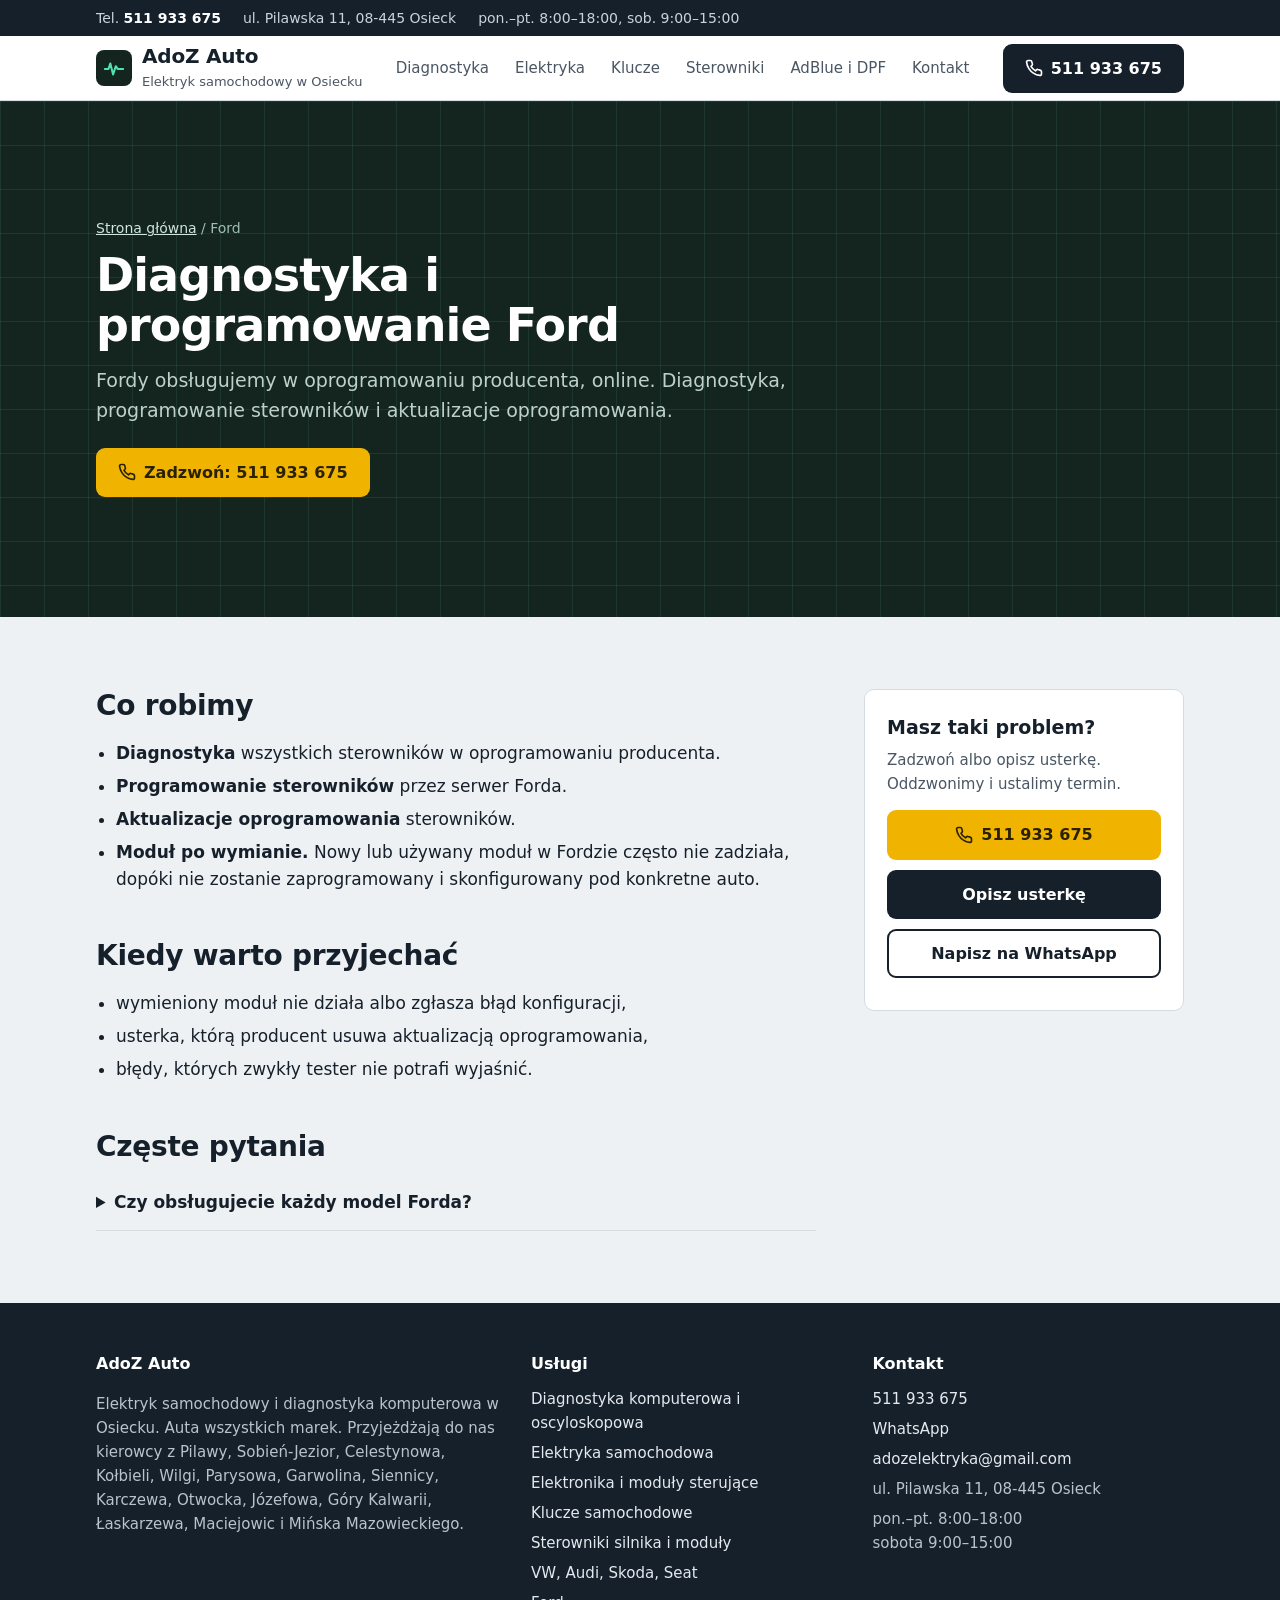
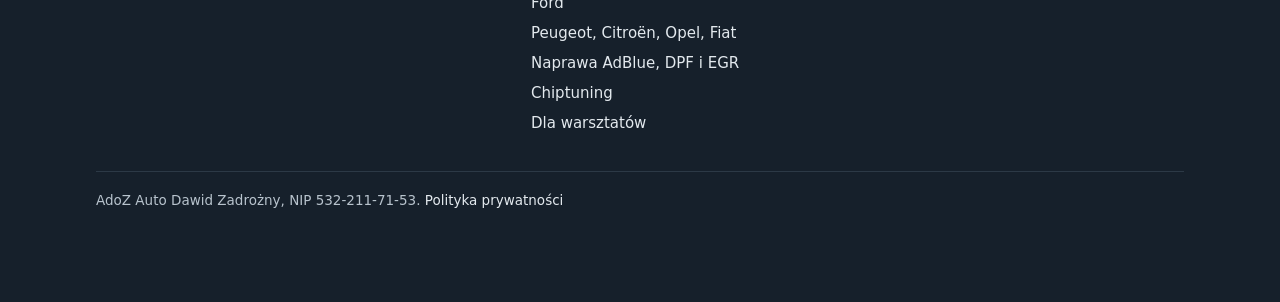
<file: ford-diagnostyka-i-programowanie.html>
<!doctype html>
<html lang="pl" class="no-js">
<head>
<meta charset="utf-8">
<meta name="viewport" content="width=device-width,initial-scale=1">
<title>Diagnostyka i programowanie Ford online Osieck | AdoZ Auto</title>
<meta name="description" content="Diagnostyka Forda w oprogramowaniu producenta online. Programowanie i aktualizacje sterowników, konfiguracja modułu po wymianie. Osieck, Otwock, Garwolin.">
<link rel="canonical" href="https://adozelektryka.pl/ford-diagnostyka-i-programowanie.html">
<meta property="og:type" content="website">
<meta property="og:locale" content="pl_PL">
<meta property="og:site_name" content="AdoZ Auto">
<meta property="og:title" content="Diagnostyka i programowanie Ford online Osieck | AdoZ Auto">
<meta property="og:description" content="Diagnostyka Forda w oprogramowaniu producenta online. Programowanie i aktualizacje sterowników, konfiguracja modułu po wymianie. Osieck, Otwock, Garwolin.">
<meta property="og:url" content="https://adozelektryka.pl/ford-diagnostyka-i-programowanie.html">
<meta property="og:image" content="https://adozelektryka.pl/og.png">
<meta property="og:image:width" content="1200">
<meta property="og:image:height" content="630">
<meta property="og:image:alt" content="AdoZ Auto, elektryk samochodowy w Osiecku, tel. 511 933 675">
<meta name="twitter:card" content="summary_large_image">
<meta name="theme-color" content="#14251f">
<link rel="icon" href="/favicon.ico" sizes="48x48">
<link rel="icon" href="/favicon.svg" type="image/svg+xml">
<link rel="icon" href="/icon-192.png" type="image/png" sizes="192x192">
<link rel="apple-touch-icon" href="/apple-touch-icon.png">
<link rel="stylesheet" href="style.css">
<script type="application/ld+json">{"@context": "https://schema.org", "@type": "AutoRepair", "name": "AdoZ Auto — Elektryk Samochodowy Osieck", "url": "https://adozelektryka.pl/", "logo": "https://adozelektryka.pl/icon-512.png", "image": "https://adozelektryka.pl/og.png", "telephone": "+48511933675", "email": "adozelektryka@gmail.com", "address": {"@type": "PostalAddress", "streetAddress": "Pilawska 11", "postalCode": "08-445", "addressLocality": "Osieck", "addressRegion": "mazowieckie", "addressCountry": "PL"}, "openingHoursSpecification": [{"@type": "OpeningHoursSpecification", "dayOfWeek": ["Monday", "Tuesday", "Wednesday", "Thursday", "Friday"], "opens": "08:00", "closes": "18:00"}, {"@type": "OpeningHoursSpecification", "dayOfWeek": "Saturday", "opens": "09:00", "closes": "15:00"}], "areaServed": ["Osieck", "Pilawa", "Sobienie-Jeziory", "Celestynów", "Kołbiel", "Wilga", "Parysów", "Garwolin", "Siennica", "Karczew", "Otwock", "Józefów", "Góra Kalwaria", "Łaskarzew", "Maciejowice", "Mińsk Mazowiecki"]}</script>
</head>
<body>
<a class="skip" href="#tresc">Przejdź do treści</a>
<div class="topbar"><div class="wrap">
<span>Tel. <a href="tel:+48511933675">511 933 675</a></span>
<span>ul. Pilawska 11, 08-445 Osieck</span>
<span>pon.–pt. 8:00–18:00, sob. 9:00–15:00</span>
</div></div>
<header class="site-header"><div class="wrap">
<a class="brand" href="./"><span class="brand-mark"><svg width="22" height="22" viewBox="0 0 24 24" fill="none" stroke="#4fe3b0" stroke-width="2.2" stroke-linecap="round" stroke-linejoin="round" aria-hidden="true"><path d="M2 13h4l2-6 3 12 3-9 2 3h6"/></svg></span><span><span class="brand-name">AdoZ Auto</span> <span class="brand-sub">Elektryk samochodowy w Osiecku</span></span></a>
<button class="nav-toggle" aria-expanded="false" aria-controls="nav">Menu</button>
<nav class="nav" id="nav" aria-label="Główne menu"><a href="diagnostyka-komputerowa.html">Diagnostyka</a><a href="elektryka-samochodowa.html">Elektryka</a><a href="klucze-samochodowe.html">Klucze</a><a href="sterowniki-i-moduly.html">Sterowniki</a><a href="naprawa-adblue-dpf-egr.html">AdBlue i DPF</a><a href="kontakt.html">Kontakt</a></nav>
<a class="btn btn-dark header-call" href="tel:+48511933675"><svg width="18" height="18" viewBox="0 0 24 24" fill="none" stroke="currentColor" stroke-width="2.2" stroke-linecap="round" stroke-linejoin="round" aria-hidden="true"><path d="M22 16.9v3a2 2 0 0 1-2.2 2 19.8 19.8 0 0 1-8.6-3.1 19.5 19.5 0 0 1-6-6A19.8 19.8 0 0 1 2.1 4.2 2 2 0 0 1 4.1 2h3a2 2 0 0 1 2 1.7c.1.9.4 1.8.7 2.7a2 2 0 0 1-.5 2.1L8 9.8a16 16 0 0 0 6 6l1.3-1.3a2 2 0 0 1 2.1-.4c.9.3 1.8.6 2.7.7a2 2 0 0 1 1.7 2z"/></svg>511 933 675</a>
</div></header>
<main id="tresc">

<section class="page-hero"><div class="wrap">
<div class="crumbs"><a href="./">Strona główna</a> / Ford</div>
<h1>Diagnostyka i programowanie Ford</h1><p>Fordy obsługujemy w oprogramowaniu producenta, online. Diagnostyka, programowanie sterowników i aktualizacje oprogramowania.</p>
<a class="btn btn-wire" href="tel:+48511933675"><svg width="18" height="18" viewBox="0 0 24 24" fill="none" stroke="currentColor" stroke-width="2.2" stroke-linecap="round" stroke-linejoin="round" aria-hidden="true"><path d="M22 16.9v3a2 2 0 0 1-2.2 2 19.8 19.8 0 0 1-8.6-3.1 19.5 19.5 0 0 1-6-6A19.8 19.8 0 0 1 2.1 4.2 2 2 0 0 1 4.1 2h3a2 2 0 0 1 2 1.7c.1.9.4 1.8.7 2.7a2 2 0 0 1-.5 2.1L8 9.8a16 16 0 0 0 6 6l1.3-1.3a2 2 0 0 1 2.1-.4c.9.3 1.8.6 2.7.7a2 2 0 0 1 1.7 2z"/></svg>Zadzwoń: 511 933 675</a>
</div></section>
<section><div class="wrap layout"><article class="prose"><h2>Co robimy</h2>
<ul>
<li><strong>Diagnostyka</strong> wszystkich sterowników w oprogramowaniu producenta.</li>
<li><strong>Programowanie sterowników</strong> przez serwer Forda.</li>
<li><strong>Aktualizacje oprogramowania</strong> sterowników.</li>
<li><strong>Moduł po wymianie.</strong> Nowy lub używany moduł w Fordzie często nie zadziała, dopóki nie zostanie zaprogramowany i skonfigurowany pod konkretne auto.</li>
</ul>
<h2>Kiedy warto przyjechać</h2>
<ul>
<li>wymieniony moduł nie działa albo zgłasza błąd konfiguracji,</li>
<li>usterka, którą producent usuwa aktualizacją oprogramowania,</li>
<li>błędy, których zwykły tester nie potrafi wyjaśnić.</li>
</ul>
<h2>Częste pytania</h2>
<details><summary>Czy obsługujecie każdy model Forda?</summary><p>Zależy od modelu i rocznika. Zadzwoń i podaj model, rok i co trzeba zrobić.</p></details></article><aside class="aside"><h2>Masz taki problem?</h2><p>Zadzwoń albo opisz usterkę. Oddzwonimy i ustalimy termin.</p>
<a class="btn btn-wire" href="tel:+48511933675"><svg width="18" height="18" viewBox="0 0 24 24" fill="none" stroke="currentColor" stroke-width="2.2" stroke-linecap="round" stroke-linejoin="round" aria-hidden="true"><path d="M22 16.9v3a2 2 0 0 1-2.2 2 19.8 19.8 0 0 1-8.6-3.1 19.5 19.5 0 0 1-6-6A19.8 19.8 0 0 1 2.1 4.2 2 2 0 0 1 4.1 2h3a2 2 0 0 1 2 1.7c.1.9.4 1.8.7 2.7a2 2 0 0 1-.5 2.1L8 9.8a16 16 0 0 0 6 6l1.3-1.3a2 2 0 0 1 2.1-.4c.9.3 1.8.6 2.7.7a2 2 0 0 1 1.7 2z"/></svg>511 933 675</a>
<a class="btn btn-dark" href="kontakt.html#zgloszenie">Opisz usterkę</a>
<a class="btn btn-line" href="https://wa.me/48511933675">Napisz na WhatsApp</a></aside></div></section>
</main>
<footer class="site-footer"><div class="wrap">
<div class="cols">
<div>
<h2>AdoZ Auto</h2>
<p>Elektryk samochodowy i diagnostyka komputerowa w Osiecku. Auta wszystkich marek. Przyjeżdżają do nas kierowcy z Pilawy, Sobień-Jezior, Celestynowa, Kołbieli, Wilgi, Parysowa, Garwolina, Siennicy, Karczewa, Otwocka, Józefowa, Góry Kalwarii, Łaskarzewa, Maciejowic i Mińska Mazowieckiego.</p>
</div>
<div>
<h2>Usługi</h2>
<ul>
<li><a href="diagnostyka-komputerowa.html">Diagnostyka komputerowa i oscyloskopowa</a></li>
<li><a href="elektryka-samochodowa.html">Elektryka samochodowa</a></li>
<li><a href="elektronika-moduly.html">Elektronika i moduły sterujące</a></li>
<li><a href="klucze-samochodowe.html">Klucze samochodowe</a></li>
<li><a href="sterowniki-i-moduly.html">Sterowniki silnika i moduły</a></li>
<li><a href="vag-diagnostyka-i-kodowanie.html">VW, Audi, Skoda, Seat</a></li>
<li><a href="ford-diagnostyka-i-programowanie.html">Ford</a></li>
<li><a href="stellantis-diagnostyka-i-programowanie.html">Peugeot, Citroën, Opel, Fiat</a></li>
<li><a href="naprawa-adblue-dpf-egr.html">Naprawa AdBlue, DPF i EGR</a></li>
<li><a href="chiptuning.html">Chiptuning</a></li>
<li><a href="dla-warsztatow.html">Dla warsztatów</a></li>
</ul>
</div>
<div>
<h2>Kontakt</h2>
<ul>
<li><a href="tel:+48511933675">511 933 675</a></li>
<li><a href="https://wa.me/48511933675">WhatsApp</a></li>
<li><a href="mailto:adozelektryka@gmail.com">adozelektryka@gmail.com</a></li>
<li>ul. Pilawska 11, 08-445 Osieck</li>
<li>pon.–pt. 8:00–18:00<br>sobota 9:00–15:00</li>
</ul>
</div>
</div>
<div class="legal">AdoZ Auto Dawid Zadrożny, NIP 532-211-71-53. <a href="polityka-prywatnosci.html">Polityka prywatności</a></div>
</div></footer>
<div class="callbar"><a class="btn btn-wire" href="tel:+48511933675"><svg width="18" height="18" viewBox="0 0 24 24" fill="none" stroke="currentColor" stroke-width="2.2" stroke-linecap="round" stroke-linejoin="round" aria-hidden="true"><path d="M22 16.9v3a2 2 0 0 1-2.2 2 19.8 19.8 0 0 1-8.6-3.1 19.5 19.5 0 0 1-6-6A19.8 19.8 0 0 1 2.1 4.2 2 2 0 0 1 4.1 2h3a2 2 0 0 1 2 1.7c.1.9.4 1.8.7 2.7a2 2 0 0 1-.5 2.1L8 9.8a16 16 0 0 0 6 6l1.3-1.3a2 2 0 0 1 2.1-.4c.9.3 1.8.6 2.7.7a2 2 0 0 1 1.7 2z"/></svg>Zadzwoń</a><a class="btn btn-dark" href="kontakt.html#zgloszenie">Zgłoś usterkę</a></div>
<script src="main.js"></script>
</body>
</html>
</file>
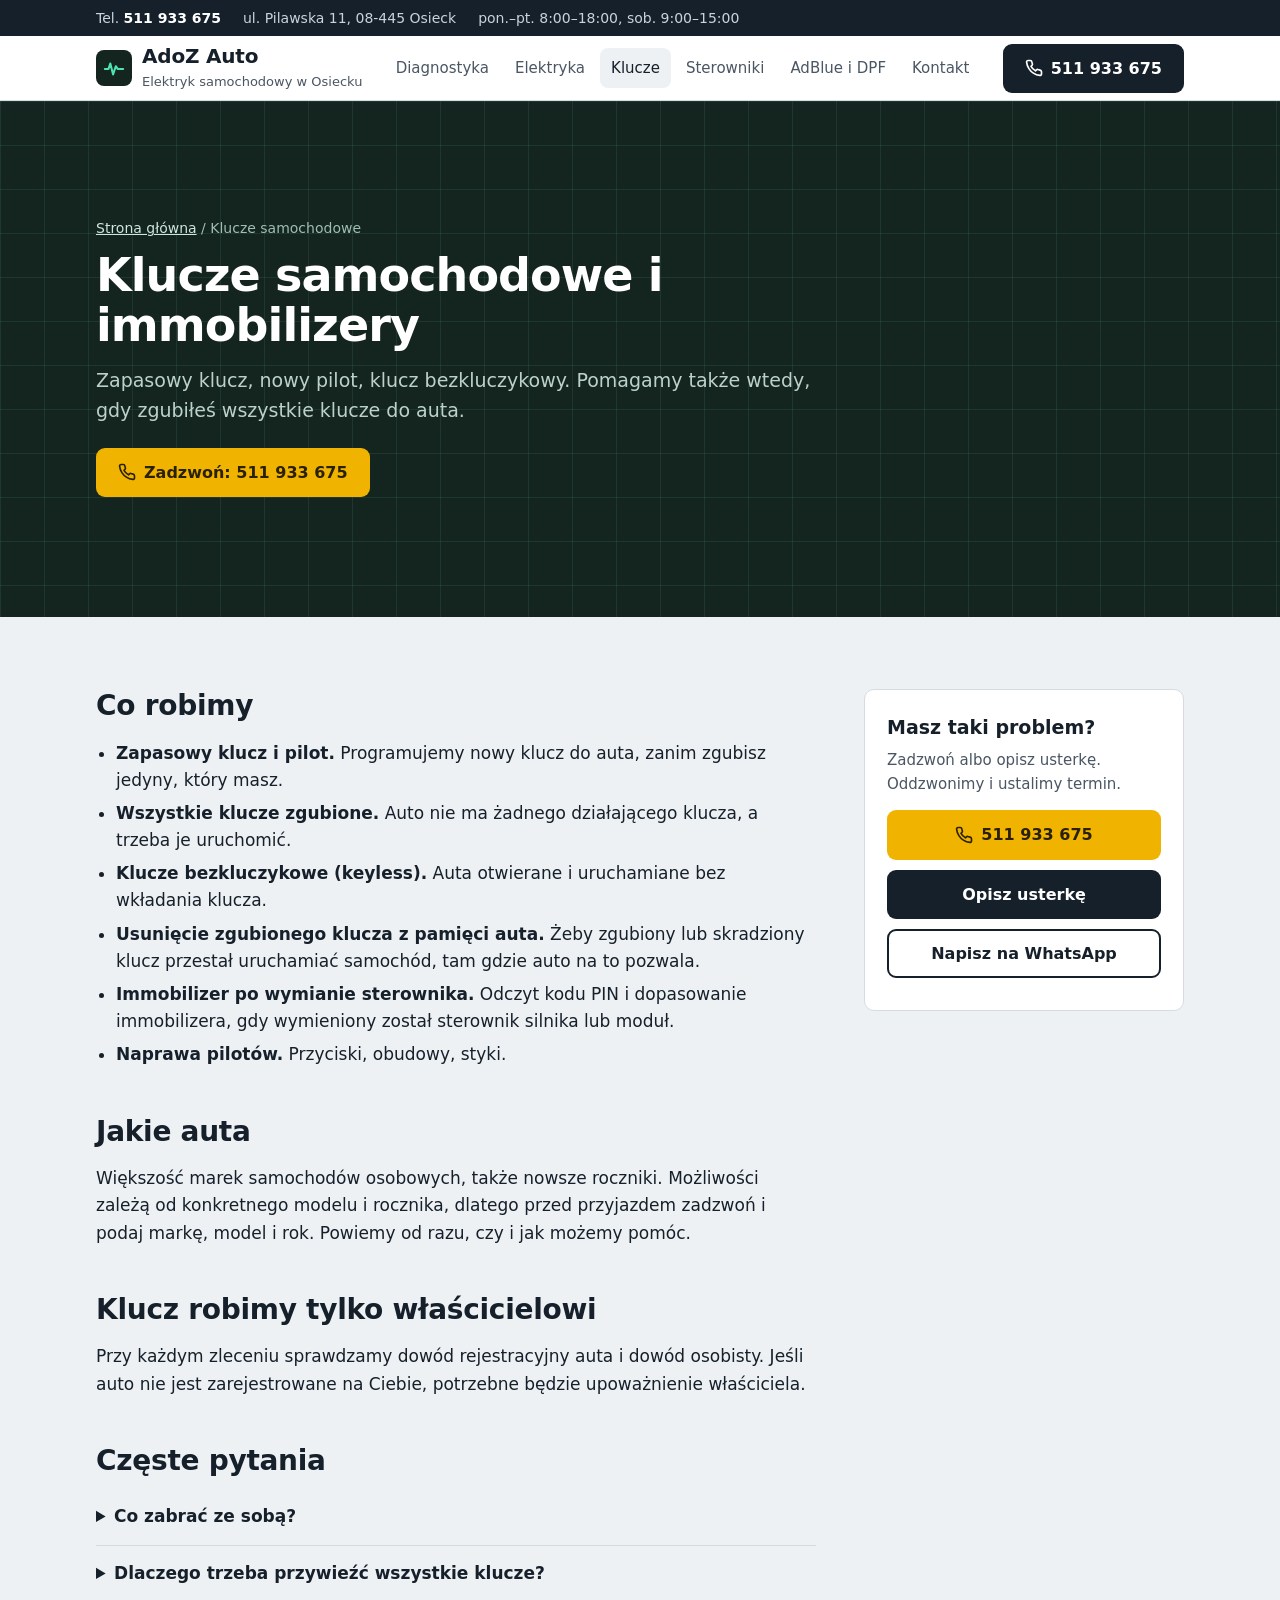
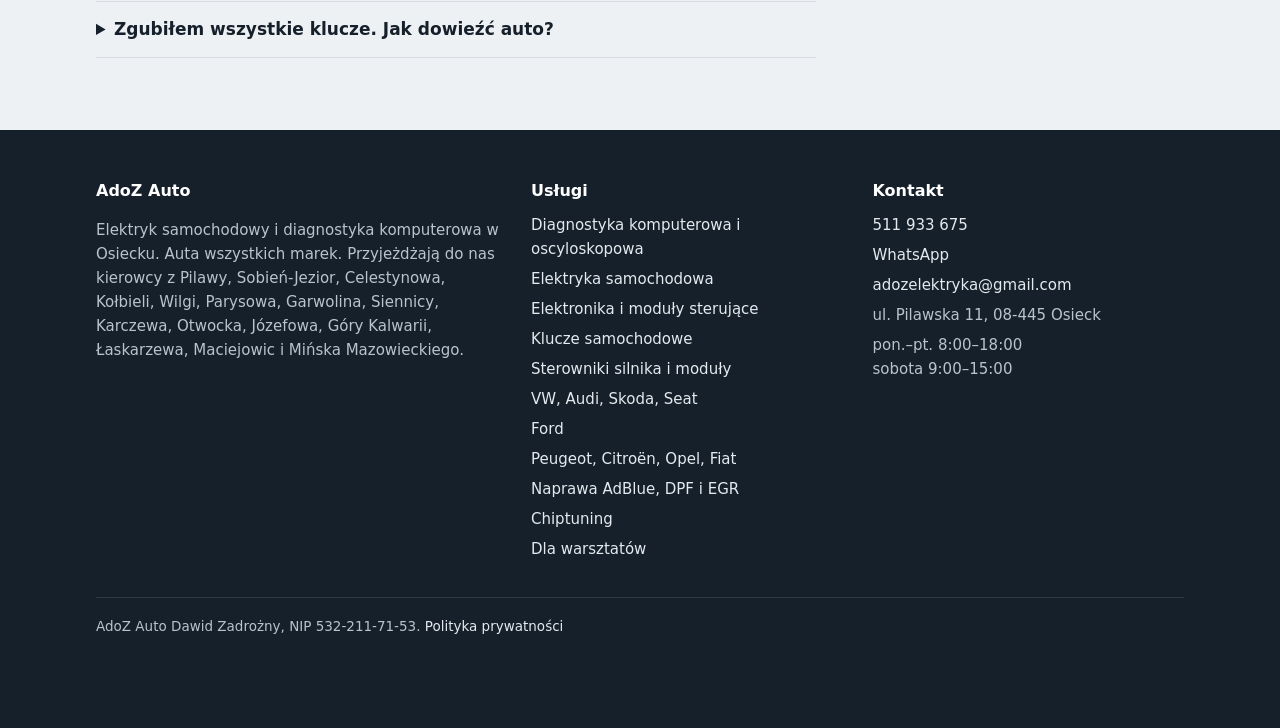
<file: klucze-samochodowe.html>
<!doctype html>
<html lang="pl" class="no-js">
<head>
<meta charset="utf-8">
<meta name="viewport" content="width=device-width,initial-scale=1">
<title>Dorabianie kluczy samochodowych Osieck, także po zgubieniu wszystkich | AdoZ Auto</title>
<meta name="description" content="Zapasowy klucz i pilot, klucze bezkluczykowe, programowanie immobilizera. Także gdy zgubiłeś wszystkie klucze. Osieck, Pilawa, Otwock, Garwolin.">
<link rel="canonical" href="https://adozelektryka.pl/klucze-samochodowe.html">
<meta property="og:type" content="website">
<meta property="og:locale" content="pl_PL">
<meta property="og:site_name" content="AdoZ Auto">
<meta property="og:title" content="Dorabianie kluczy samochodowych Osieck, także po zgubieniu wszystkich | AdoZ Auto">
<meta property="og:description" content="Zapasowy klucz i pilot, klucze bezkluczykowe, programowanie immobilizera. Także gdy zgubiłeś wszystkie klucze. Osieck, Pilawa, Otwock, Garwolin.">
<meta property="og:url" content="https://adozelektryka.pl/klucze-samochodowe.html">
<meta property="og:image" content="https://adozelektryka.pl/og.png">
<meta property="og:image:width" content="1200">
<meta property="og:image:height" content="630">
<meta property="og:image:alt" content="AdoZ Auto, elektryk samochodowy w Osiecku, tel. 511 933 675">
<meta name="twitter:card" content="summary_large_image">
<meta name="theme-color" content="#14251f">
<link rel="icon" href="/favicon.ico" sizes="48x48">
<link rel="icon" href="/favicon.svg" type="image/svg+xml">
<link rel="icon" href="/icon-192.png" type="image/png" sizes="192x192">
<link rel="apple-touch-icon" href="/apple-touch-icon.png">
<link rel="stylesheet" href="style.css">
<script type="application/ld+json">{"@context": "https://schema.org", "@type": "AutoRepair", "name": "AdoZ Auto — Elektryk Samochodowy Osieck", "url": "https://adozelektryka.pl/", "logo": "https://adozelektryka.pl/icon-512.png", "image": "https://adozelektryka.pl/og.png", "telephone": "+48511933675", "email": "adozelektryka@gmail.com", "address": {"@type": "PostalAddress", "streetAddress": "Pilawska 11", "postalCode": "08-445", "addressLocality": "Osieck", "addressRegion": "mazowieckie", "addressCountry": "PL"}, "openingHoursSpecification": [{"@type": "OpeningHoursSpecification", "dayOfWeek": ["Monday", "Tuesday", "Wednesday", "Thursday", "Friday"], "opens": "08:00", "closes": "18:00"}, {"@type": "OpeningHoursSpecification", "dayOfWeek": "Saturday", "opens": "09:00", "closes": "15:00"}], "areaServed": ["Osieck", "Pilawa", "Sobienie-Jeziory", "Celestynów", "Kołbiel", "Wilga", "Parysów", "Garwolin", "Siennica", "Karczew", "Otwock", "Józefów", "Góra Kalwaria", "Łaskarzew", "Maciejowice", "Mińsk Mazowiecki"]}</script>
</head>
<body>
<a class="skip" href="#tresc">Przejdź do treści</a>
<div class="topbar"><div class="wrap">
<span>Tel. <a href="tel:+48511933675">511 933 675</a></span>
<span>ul. Pilawska 11, 08-445 Osieck</span>
<span>pon.–pt. 8:00–18:00, sob. 9:00–15:00</span>
</div></div>
<header class="site-header"><div class="wrap">
<a class="brand" href="./"><span class="brand-mark"><svg width="22" height="22" viewBox="0 0 24 24" fill="none" stroke="#4fe3b0" stroke-width="2.2" stroke-linecap="round" stroke-linejoin="round" aria-hidden="true"><path d="M2 13h4l2-6 3 12 3-9 2 3h6"/></svg></span><span><span class="brand-name">AdoZ Auto</span> <span class="brand-sub">Elektryk samochodowy w Osiecku</span></span></a>
<button class="nav-toggle" aria-expanded="false" aria-controls="nav">Menu</button>
<nav class="nav" id="nav" aria-label="Główne menu"><a href="diagnostyka-komputerowa.html">Diagnostyka</a><a href="elektryka-samochodowa.html">Elektryka</a><a href="klucze-samochodowe.html" aria-current="page">Klucze</a><a href="sterowniki-i-moduly.html">Sterowniki</a><a href="naprawa-adblue-dpf-egr.html">AdBlue i DPF</a><a href="kontakt.html">Kontakt</a></nav>
<a class="btn btn-dark header-call" href="tel:+48511933675"><svg width="18" height="18" viewBox="0 0 24 24" fill="none" stroke="currentColor" stroke-width="2.2" stroke-linecap="round" stroke-linejoin="round" aria-hidden="true"><path d="M22 16.9v3a2 2 0 0 1-2.2 2 19.8 19.8 0 0 1-8.6-3.1 19.5 19.5 0 0 1-6-6A19.8 19.8 0 0 1 2.1 4.2 2 2 0 0 1 4.1 2h3a2 2 0 0 1 2 1.7c.1.9.4 1.8.7 2.7a2 2 0 0 1-.5 2.1L8 9.8a16 16 0 0 0 6 6l1.3-1.3a2 2 0 0 1 2.1-.4c.9.3 1.8.6 2.7.7a2 2 0 0 1 1.7 2z"/></svg>511 933 675</a>
</div></header>
<main id="tresc">

<section class="page-hero"><div class="wrap">
<div class="crumbs"><a href="./">Strona główna</a> / Klucze samochodowe</div>
<h1>Klucze samochodowe i immobilizery</h1><p>Zapasowy klucz, nowy pilot, klucz bezkluczykowy. Pomagamy także wtedy, gdy zgubiłeś wszystkie klucze do auta.</p>
<a class="btn btn-wire" href="tel:+48511933675"><svg width="18" height="18" viewBox="0 0 24 24" fill="none" stroke="currentColor" stroke-width="2.2" stroke-linecap="round" stroke-linejoin="round" aria-hidden="true"><path d="M22 16.9v3a2 2 0 0 1-2.2 2 19.8 19.8 0 0 1-8.6-3.1 19.5 19.5 0 0 1-6-6A19.8 19.8 0 0 1 2.1 4.2 2 2 0 0 1 4.1 2h3a2 2 0 0 1 2 1.7c.1.9.4 1.8.7 2.7a2 2 0 0 1-.5 2.1L8 9.8a16 16 0 0 0 6 6l1.3-1.3a2 2 0 0 1 2.1-.4c.9.3 1.8.6 2.7.7a2 2 0 0 1 1.7 2z"/></svg>Zadzwoń: 511 933 675</a>
</div></section>
<section><div class="wrap layout"><article class="prose"><h2>Co robimy</h2>
<ul>
<li><strong>Zapasowy klucz i pilot.</strong> Programujemy nowy klucz do auta, zanim zgubisz jedyny, który masz.</li>
<li><strong>Wszystkie klucze zgubione.</strong> Auto nie ma żadnego działającego klucza, a trzeba je uruchomić.</li>
<li><strong>Klucze bezkluczykowe (keyless).</strong> Auta otwierane i uruchamiane bez wkładania klucza.</li>
<li><strong>Usunięcie zgubionego klucza z pamięci auta.</strong> Żeby zgubiony lub skradziony klucz przestał uruchamiać samochód, tam gdzie auto na to pozwala.</li>
<li><strong>Immobilizer po wymianie sterownika.</strong> Odczyt kodu PIN i dopasowanie immobilizera, gdy wymieniony został sterownik silnika lub moduł.</li>
<li><strong>Naprawa pilotów.</strong> Przyciski, obudowy, styki.</li>
</ul>
<h2>Jakie auta</h2>
<p>Większość marek samochodów osobowych, także nowsze roczniki. Możliwości zależą od konkretnego modelu i rocznika, dlatego przed przyjazdem zadzwoń i podaj markę, model i rok. Powiemy od razu, czy i jak możemy pomóc.</p>
<h2>Klucz robimy tylko właścicielowi</h2>
<p>Przy każdym zleceniu sprawdzamy dowód rejestracyjny auta i dowód osobisty. Jeśli auto nie jest zarejestrowane na Ciebie, potrzebne będzie upoważnienie właściciela.</p>
<h2>Częste pytania</h2>
<details><summary>Co zabrać ze sobą?</summary><p>Dowód rejestracyjny, dowód osobisty i wszystkie klucze do auta, które masz, także te uszkodzone.</p></details>
<details><summary>Dlaczego trzeba przywieźć wszystkie klucze?</summary><p>W wielu autach programowanie nowego klucza usuwa z pamięci te, których nie było przy programowaniu. Klucz, którego zabraknie, może przestać działać.</p></details>
<details><summary>Zgubiłem wszystkie klucze. Jak dowieźć auto?</summary><p>Auto bez klucza trzeba przywieźć na lawecie. Zadzwoń najpierw, ustalimy, czy Twój model da się zrobić i kiedy.</p></details></article><aside class="aside"><h2>Masz taki problem?</h2><p>Zadzwoń albo opisz usterkę. Oddzwonimy i ustalimy termin.</p>
<a class="btn btn-wire" href="tel:+48511933675"><svg width="18" height="18" viewBox="0 0 24 24" fill="none" stroke="currentColor" stroke-width="2.2" stroke-linecap="round" stroke-linejoin="round" aria-hidden="true"><path d="M22 16.9v3a2 2 0 0 1-2.2 2 19.8 19.8 0 0 1-8.6-3.1 19.5 19.5 0 0 1-6-6A19.8 19.8 0 0 1 2.1 4.2 2 2 0 0 1 4.1 2h3a2 2 0 0 1 2 1.7c.1.9.4 1.8.7 2.7a2 2 0 0 1-.5 2.1L8 9.8a16 16 0 0 0 6 6l1.3-1.3a2 2 0 0 1 2.1-.4c.9.3 1.8.6 2.7.7a2 2 0 0 1 1.7 2z"/></svg>511 933 675</a>
<a class="btn btn-dark" href="kontakt.html#zgloszenie">Opisz usterkę</a>
<a class="btn btn-line" href="https://wa.me/48511933675">Napisz na WhatsApp</a></aside></div></section>
</main>
<footer class="site-footer"><div class="wrap">
<div class="cols">
<div>
<h2>AdoZ Auto</h2>
<p>Elektryk samochodowy i diagnostyka komputerowa w Osiecku. Auta wszystkich marek. Przyjeżdżają do nas kierowcy z Pilawy, Sobień-Jezior, Celestynowa, Kołbieli, Wilgi, Parysowa, Garwolina, Siennicy, Karczewa, Otwocka, Józefowa, Góry Kalwarii, Łaskarzewa, Maciejowic i Mińska Mazowieckiego.</p>
</div>
<div>
<h2>Usługi</h2>
<ul>
<li><a href="diagnostyka-komputerowa.html">Diagnostyka komputerowa i oscyloskopowa</a></li>
<li><a href="elektryka-samochodowa.html">Elektryka samochodowa</a></li>
<li><a href="elektronika-moduly.html">Elektronika i moduły sterujące</a></li>
<li><a href="klucze-samochodowe.html">Klucze samochodowe</a></li>
<li><a href="sterowniki-i-moduly.html">Sterowniki silnika i moduły</a></li>
<li><a href="vag-diagnostyka-i-kodowanie.html">VW, Audi, Skoda, Seat</a></li>
<li><a href="ford-diagnostyka-i-programowanie.html">Ford</a></li>
<li><a href="stellantis-diagnostyka-i-programowanie.html">Peugeot, Citroën, Opel, Fiat</a></li>
<li><a href="naprawa-adblue-dpf-egr.html">Naprawa AdBlue, DPF i EGR</a></li>
<li><a href="chiptuning.html">Chiptuning</a></li>
<li><a href="dla-warsztatow.html">Dla warsztatów</a></li>
</ul>
</div>
<div>
<h2>Kontakt</h2>
<ul>
<li><a href="tel:+48511933675">511 933 675</a></li>
<li><a href="https://wa.me/48511933675">WhatsApp</a></li>
<li><a href="mailto:adozelektryka@gmail.com">adozelektryka@gmail.com</a></li>
<li>ul. Pilawska 11, 08-445 Osieck</li>
<li>pon.–pt. 8:00–18:00<br>sobota 9:00–15:00</li>
</ul>
</div>
</div>
<div class="legal">AdoZ Auto Dawid Zadrożny, NIP 532-211-71-53. <a href="polityka-prywatnosci.html">Polityka prywatności</a></div>
</div></footer>
<div class="callbar"><a class="btn btn-wire" href="tel:+48511933675"><svg width="18" height="18" viewBox="0 0 24 24" fill="none" stroke="currentColor" stroke-width="2.2" stroke-linecap="round" stroke-linejoin="round" aria-hidden="true"><path d="M22 16.9v3a2 2 0 0 1-2.2 2 19.8 19.8 0 0 1-8.6-3.1 19.5 19.5 0 0 1-6-6A19.8 19.8 0 0 1 2.1 4.2 2 2 0 0 1 4.1 2h3a2 2 0 0 1 2 1.7c.1.9.4 1.8.7 2.7a2 2 0 0 1-.5 2.1L8 9.8a16 16 0 0 0 6 6l1.3-1.3a2 2 0 0 1 2.1-.4c.9.3 1.8.6 2.7.7a2 2 0 0 1 1.7 2z"/></svg>Zadzwoń</a><a class="btn btn-dark" href="kontakt.html#zgloszenie">Zgłoś usterkę</a></div>
<script src="main.js"></script>
</body>
</html>
</file>
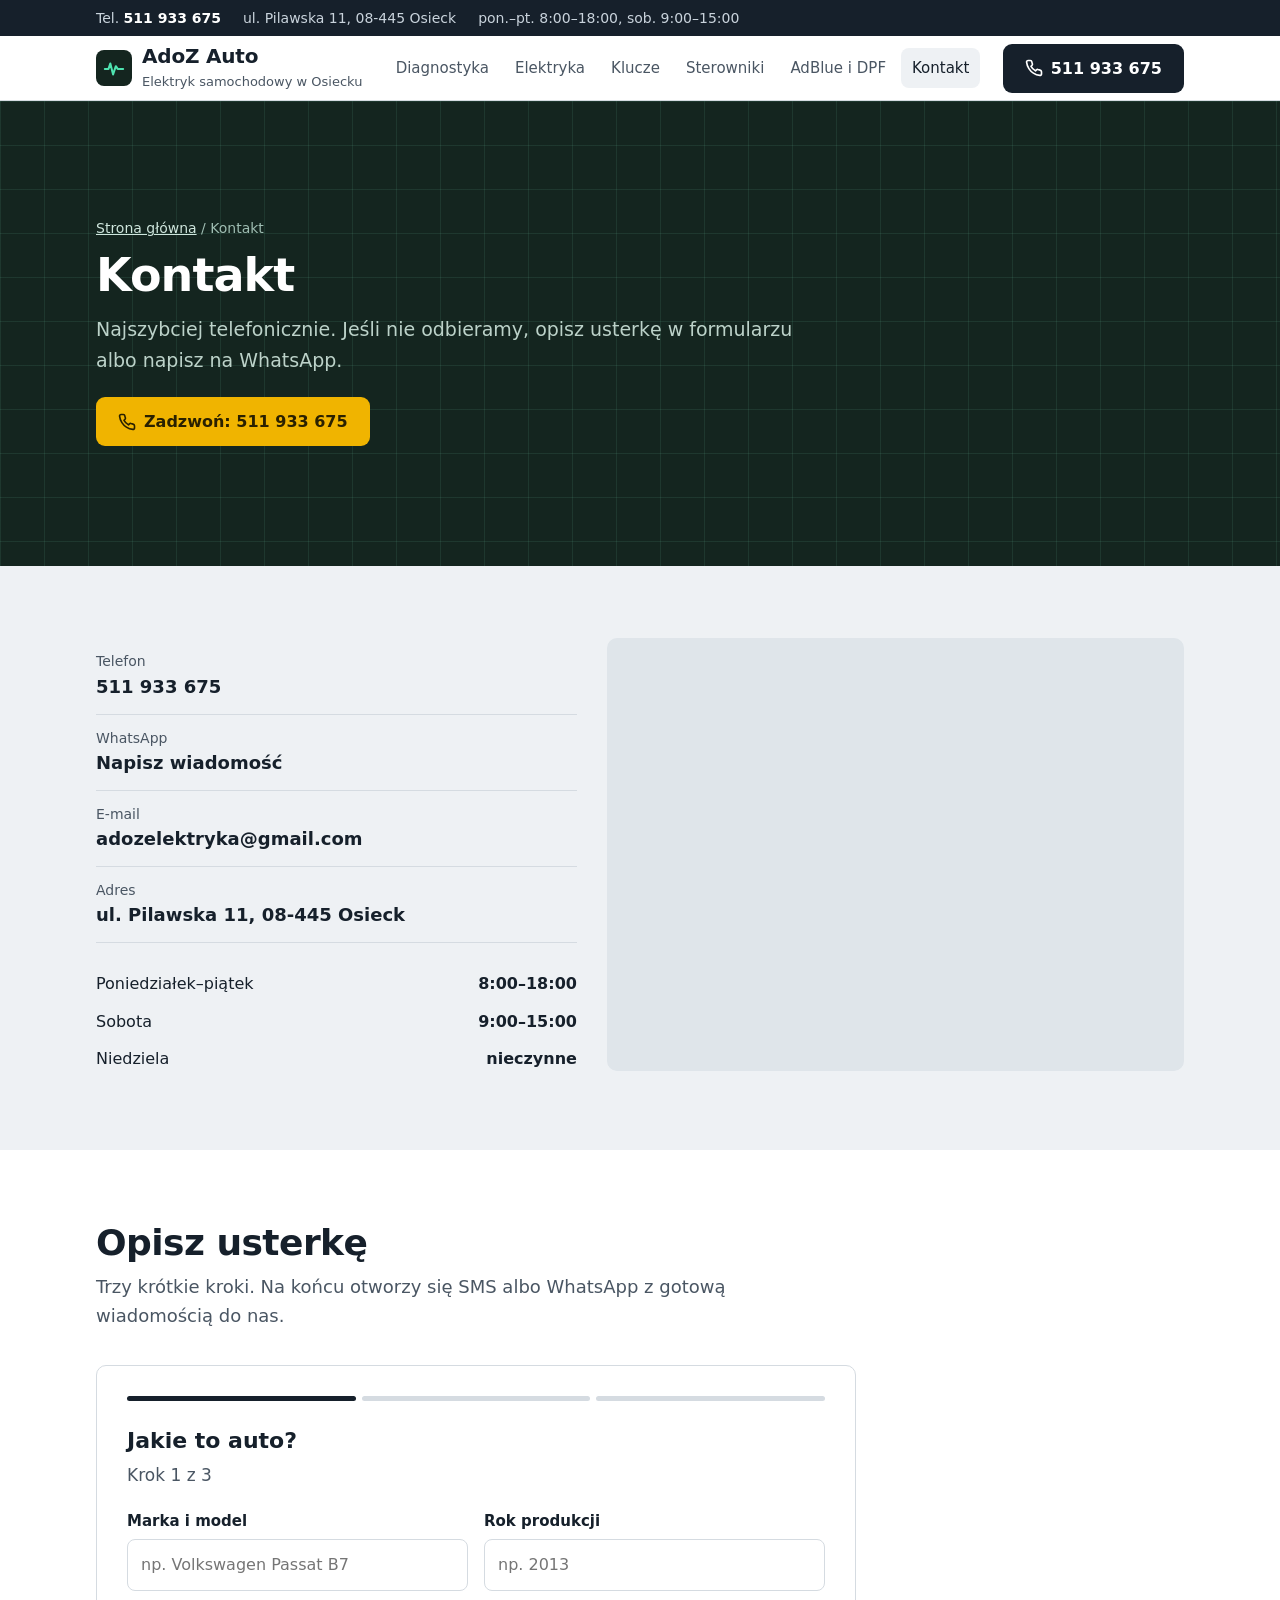
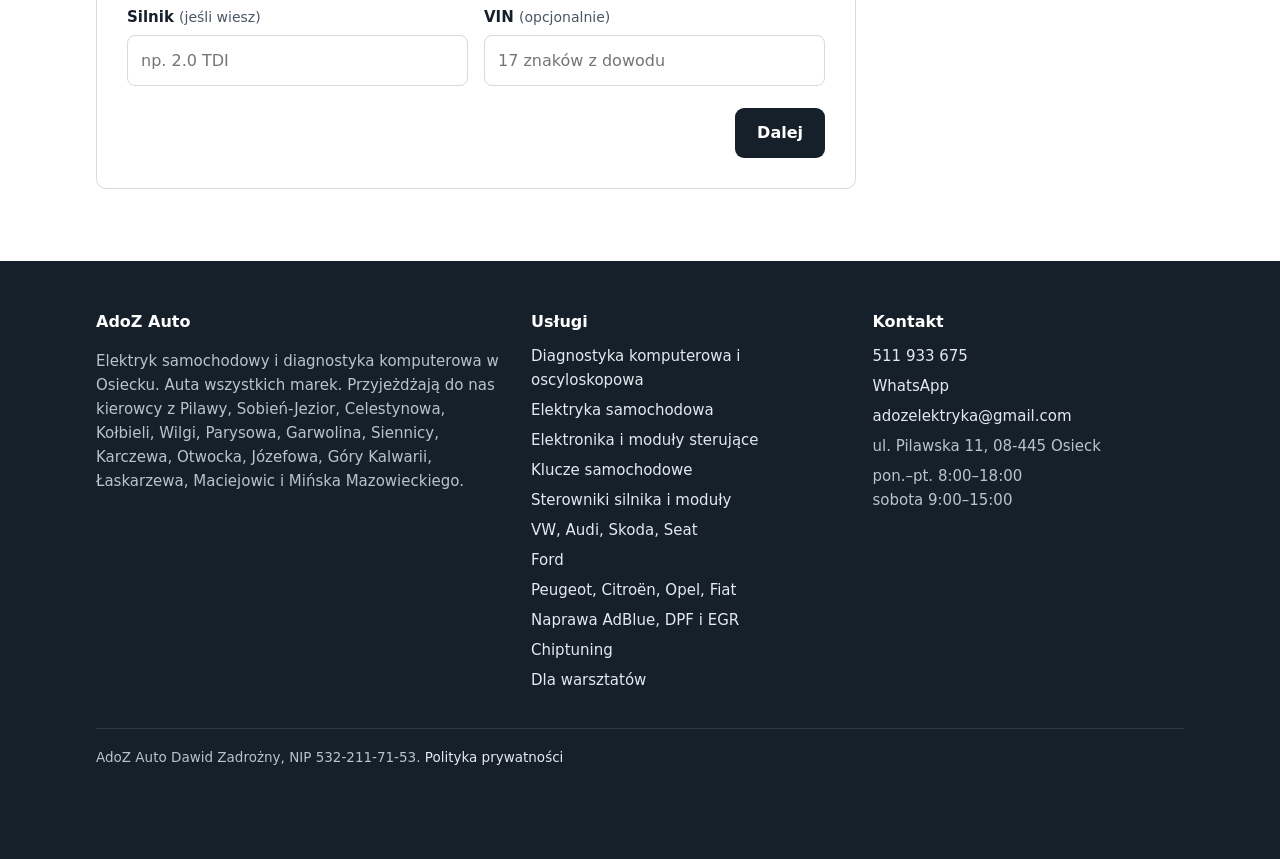
<file: kontakt.html>
<!doctype html>
<html lang="pl" class="no-js">
<head>
<meta charset="utf-8">
<meta name="viewport" content="width=device-width,initial-scale=1">
<title>Kontakt — elektryk samochodowy Osieck | AdoZ Auto</title>
<meta name="description" content="AdoZ Auto, ul. Pilawska 11, 08-445 Osieck. Tel. 511 933 675. Poniedziałek–piątek 8:00–18:00, sobota 9:00–15:00. Zgłoś usterkę online.">
<link rel="canonical" href="https://adozelektryka.pl/kontakt.html">
<meta property="og:type" content="website">
<meta property="og:locale" content="pl_PL">
<meta property="og:site_name" content="AdoZ Auto">
<meta property="og:title" content="Kontakt — elektryk samochodowy Osieck | AdoZ Auto">
<meta property="og:description" content="AdoZ Auto, ul. Pilawska 11, 08-445 Osieck. Tel. 511 933 675. Poniedziałek–piątek 8:00–18:00, sobota 9:00–15:00. Zgłoś usterkę online.">
<meta property="og:url" content="https://adozelektryka.pl/kontakt.html">
<meta property="og:image" content="https://adozelektryka.pl/og.png">
<meta property="og:image:width" content="1200">
<meta property="og:image:height" content="630">
<meta property="og:image:alt" content="AdoZ Auto, elektryk samochodowy w Osiecku, tel. 511 933 675">
<meta name="twitter:card" content="summary_large_image">
<meta name="theme-color" content="#14251f">
<link rel="icon" href="/favicon.ico" sizes="48x48">
<link rel="icon" href="/favicon.svg" type="image/svg+xml">
<link rel="icon" href="/icon-192.png" type="image/png" sizes="192x192">
<link rel="apple-touch-icon" href="/apple-touch-icon.png">
<link rel="stylesheet" href="style.css">
<script type="application/ld+json">{"@context": "https://schema.org", "@type": "AutoRepair", "name": "AdoZ Auto — Elektryk Samochodowy Osieck", "url": "https://adozelektryka.pl/", "logo": "https://adozelektryka.pl/icon-512.png", "image": "https://adozelektryka.pl/og.png", "telephone": "+48511933675", "email": "adozelektryka@gmail.com", "address": {"@type": "PostalAddress", "streetAddress": "Pilawska 11", "postalCode": "08-445", "addressLocality": "Osieck", "addressRegion": "mazowieckie", "addressCountry": "PL"}, "openingHoursSpecification": [{"@type": "OpeningHoursSpecification", "dayOfWeek": ["Monday", "Tuesday", "Wednesday", "Thursday", "Friday"], "opens": "08:00", "closes": "18:00"}, {"@type": "OpeningHoursSpecification", "dayOfWeek": "Saturday", "opens": "09:00", "closes": "15:00"}], "areaServed": ["Osieck", "Pilawa", "Sobienie-Jeziory", "Celestynów", "Kołbiel", "Wilga", "Parysów", "Garwolin", "Siennica", "Karczew", "Otwock", "Józefów", "Góra Kalwaria", "Łaskarzew", "Maciejowice", "Mińsk Mazowiecki"]}</script>
</head>
<body>
<a class="skip" href="#tresc">Przejdź do treści</a>
<div class="topbar"><div class="wrap">
<span>Tel. <a href="tel:+48511933675">511 933 675</a></span>
<span>ul. Pilawska 11, 08-445 Osieck</span>
<span>pon.–pt. 8:00–18:00, sob. 9:00–15:00</span>
</div></div>
<header class="site-header"><div class="wrap">
<a class="brand" href="./"><span class="brand-mark"><svg width="22" height="22" viewBox="0 0 24 24" fill="none" stroke="#4fe3b0" stroke-width="2.2" stroke-linecap="round" stroke-linejoin="round" aria-hidden="true"><path d="M2 13h4l2-6 3 12 3-9 2 3h6"/></svg></span><span><span class="brand-name">AdoZ Auto</span> <span class="brand-sub">Elektryk samochodowy w Osiecku</span></span></a>
<button class="nav-toggle" aria-expanded="false" aria-controls="nav">Menu</button>
<nav class="nav" id="nav" aria-label="Główne menu"><a href="diagnostyka-komputerowa.html">Diagnostyka</a><a href="elektryka-samochodowa.html">Elektryka</a><a href="klucze-samochodowe.html">Klucze</a><a href="sterowniki-i-moduly.html">Sterowniki</a><a href="naprawa-adblue-dpf-egr.html">AdBlue i DPF</a><a href="kontakt.html" aria-current="page">Kontakt</a></nav>
<a class="btn btn-dark header-call" href="tel:+48511933675"><svg width="18" height="18" viewBox="0 0 24 24" fill="none" stroke="currentColor" stroke-width="2.2" stroke-linecap="round" stroke-linejoin="round" aria-hidden="true"><path d="M22 16.9v3a2 2 0 0 1-2.2 2 19.8 19.8 0 0 1-8.6-3.1 19.5 19.5 0 0 1-6-6A19.8 19.8 0 0 1 2.1 4.2 2 2 0 0 1 4.1 2h3a2 2 0 0 1 2 1.7c.1.9.4 1.8.7 2.7a2 2 0 0 1-.5 2.1L8 9.8a16 16 0 0 0 6 6l1.3-1.3a2 2 0 0 1 2.1-.4c.9.3 1.8.6 2.7.7a2 2 0 0 1 1.7 2z"/></svg>511 933 675</a>
</div></header>
<main id="tresc">

<section class="page-hero"><div class="wrap">
<div class="crumbs"><a href="./">Strona główna</a> / Kontakt</div>
<h1>Kontakt</h1><p>Najszybciej telefonicznie. Jeśli nie odbieramy, opisz usterkę w formularzu albo napisz na WhatsApp.</p>
<a class="btn btn-wire" href="tel:+48511933675"><svg width="18" height="18" viewBox="0 0 24 24" fill="none" stroke="currentColor" stroke-width="2.2" stroke-linecap="round" stroke-linejoin="round" aria-hidden="true"><path d="M22 16.9v3a2 2 0 0 1-2.2 2 19.8 19.8 0 0 1-8.6-3.1 19.5 19.5 0 0 1-6-6A19.8 19.8 0 0 1 2.1 4.2 2 2 0 0 1 4.1 2h3a2 2 0 0 1 2 1.7c.1.9.4 1.8.7 2.7a2 2 0 0 1-.5 2.1L8 9.8a16 16 0 0 0 6 6l1.3-1.3a2 2 0 0 1 2.1-.4c.9.3 1.8.6 2.7.7a2 2 0 0 1 1.7 2z"/></svg>Zadzwoń: 511 933 675</a>
</div></section>
<section><div class="wrap contact-grid">
<div>
<ul class="contact-list">
<li><span class="k">Telefon</span><a href="tel:+48511933675">511 933 675</a></li>
<li><span class="k">WhatsApp</span><a href="https://wa.me/48511933675">Napisz wiadomość</a></li>
<li><span class="k">E-mail</span><a href="mailto:adozelektryka@gmail.com">adozelektryka@gmail.com</a></li>
<li><span class="k">Adres</span><a href="https://www.google.com/maps/search/?api=1&query=AdoZ+Auto+Elektryk+Samochodowy+Osieck" target="_blank" rel="noopener">ul. Pilawska 11, 08-445 Osieck</a></li>
</ul>
<table class="hours"><caption class="hp">Godziny otwarcia</caption>
<tr><td>Poniedziałek–piątek</td><td>8:00–18:00</td></tr>
<tr><td>Sobota</td><td>9:00–15:00</td></tr>
<tr><td>Niedziela</td><td>nieczynne</td></tr></table>
</div>
<iframe class="map" title="Mapa dojazdu do AdoZ Auto" loading="lazy" referrerpolicy="no-referrer-when-downgrade" src="https://www.google.com/maps?q=51.9662741,21.4246991&z=16&output=embed"></iframe>
</div></section>
<section class="alt" id="zgloszenie"><div class="wrap">
<div class="section-head"><h2>Opisz usterkę</h2><p>Trzy krótkie kroki. Na końcu otworzy się SMS albo WhatsApp z gotową wiadomością do nas.</p></div>
<form class="ticket" id="ticket-form" data-wa="48511933675" novalidate>
<div class="progress" aria-hidden="true"><span></span><span></span><span></span></div>

<fieldset class="fs">
<legend class="step-title">Jakie to auto?</legend>
<p class="step-sub">Krok 1 z 3</p>
<div class="grid2">
<div class="field"><label for="t-marka">Marka i model</label><input id="t-marka" type="text" name="marka" placeholder="np. Volkswagen Passat B7"></div>
<div class="field"><label for="t-rok">Rok produkcji</label><input id="t-rok" type="text" name="rok" inputmode="numeric" placeholder="np. 2013"></div>
<div class="field"><label for="t-silnik">Silnik <span class="hint">(jeśli wiesz)</span></label><input id="t-silnik" type="text" name="silnik" placeholder="np. 2.0 TDI"></div>
<div class="field"><label for="t-vin">VIN <span class="hint">(opcjonalnie)</span></label><input id="t-vin" type="text" name="vin" maxlength="17" placeholder="17 znaków z dowodu"></div>
</div>
</fieldset>

<fieldset class="fs" hidden>
<legend class="step-title">Co się dzieje z autem?</legend>
<p class="step-sub">Krok 2 z 3. Zaznacz wszystko, co pasuje.</p>
<div class="chips"><label class="chip"><input type="checkbox" name="objawy[]" value="Nie odpala"><span>Nie odpala</span></label><label class="chip"><input type="checkbox" name="objawy[]" value="Nie kręci rozrusznik"><span>Nie kręci rozrusznik</span></label><label class="chip"><input type="checkbox" name="objawy[]" value="Rozładowuje akumulator"><span>Rozładowuje akumulator</span></label><label class="chip"><input type="checkbox" name="objawy[]" value="Świeci kontrolka"><span>Świeci kontrolka</span></label><label class="chip"><input type="checkbox" name="objawy[]" value="Brak komunikacji z modułem"><span>Brak komunikacji z modułem</span></label><label class="chip"><input type="checkbox" name="objawy[]" value="Gaśnie w trakcie jazdy"><span>Gaśnie w trakcie jazdy</span></label><label class="chip"><input type="checkbox" name="objawy[]" value="Tryb awaryjny"><span>Tryb awaryjny</span></label><label class="chip"><input type="checkbox" name="objawy[]" value="Nie działa oświetlenie"><span>Nie działa oświetlenie</span></label><label class="chip"><input type="checkbox" name="objawy[]" value="Nie działa licznik"><span>Nie działa licznik</span></label><label class="chip"><input type="checkbox" name="objawy[]" value="Nie działa centralny zamek"><span>Nie działa centralny zamek</span></label><label class="chip"><input type="checkbox" name="objawy[]" value="Błędy wracają po skasowaniu"><span>Błędy wracają po skasowaniu</span></label><label class="chip"><input type="checkbox" name="objawy[]" value="Błąd AdBlue lub DPF"><span>Błąd AdBlue lub DPF</span></label><label class="chip"><input type="checkbox" name="objawy[]" value="Potrzebny klucz"><span>Potrzebny klucz</span></label><label class="chip"><input type="checkbox" name="objawy[]" value="Wymiana sterownika"><span>Wymiana sterownika</span></label></div>
<p class="legend">Kiedy występuje?</p>
<div class="chips"><label class="chip"><input type="radio" name="kiedy" value="Cały czas"><span>Cały czas</span></label><label class="chip"><input type="radio" name="kiedy" value="Na zimno"><span>Na zimno</span></label><label class="chip"><input type="radio" name="kiedy" value="Na ciepło"><span>Na ciepło</span></label><label class="chip"><input type="radio" name="kiedy" value="Po deszczu"><span>Po deszczu</span></label><label class="chip"><input type="radio" name="kiedy" value="Raz na jakiś czas"><span>Raz na jakiś czas</span></label></div>
<p class="legend">Czy auto jeździ?</p>
<div class="chips"><label class="chip"><input type="radio" name="jezdzi" value="Tak, dojadę"><span>Tak, dojadę</span></label><label class="chip"><input type="radio" name="jezdzi" value="Nie, trzeba holować"><span>Nie, trzeba holować</span></label></div>
<div class="field"><label for="t-opis">Opisz problem własnymi słowami</label><textarea id="t-opis" name="opis" placeholder="Co się dzieje, od kiedy, co już było robione i gdzie"></textarea></div>
</fieldset>

<fieldset class="fs" hidden>
<legend class="step-title">Jak się z Tobą skontaktować?</legend>
<p class="step-sub">Krok 3 z 3. Na końcu otworzy się SMS albo WhatsApp z gotową wiadomością. Wystarczy ją wysłać.</p>
<div class="grid2">
<div class="field"><label for="t-imie">Imię</label><input id="t-imie" type="text" name="imie" autocomplete="given-name"></div>
<div class="field"><label for="t-tel">Telefon <span class="hint">(jeśli inny niż ten, z którego piszesz)</span></label><input id="t-tel" type="tel" name="telefon" autocomplete="tel" inputmode="tel"></div>
</div>
<p class="legend">Kiedy najlepiej dzwonić?</p>
<div class="chips"><label class="chip"><input type="radio" name="pora" value="Rano"><span>Rano</span></label><label class="chip"><input type="radio" name="pora" value="W południe"><span>W południe</span></label><label class="chip"><input type="radio" name="pora" value="Po południu"><span>Po południu</span></label><label class="chip"><input type="radio" name="pora" value="Obojętnie"><span>Obojętnie</span></label></div>
<p class="form-note">Wiadomość wysyłasz sam ze swojego telefonu. Strona niczego nie zapisuje. <a href="polityka-prywatnosci.html">Polityka prywatności</a></p>
</fieldset>

<p class="form-error" role="alert"></p>
<div class="step-nav">
<button class="btn btn-line" type="button" data-back>Wstecz</button>
<button class="btn btn-dark" type="button" data-next>Dalej</button>
<div class="send-btns" data-send hidden><button class="btn btn-wire" type="submit" name="kanal" value="sms">Wyślij SMS</button><button class="btn btn-dark" type="submit" name="kanal" value="wa">WhatsApp</button></div>
</div>
</form>
</div></section>
</main>
<footer class="site-footer"><div class="wrap">
<div class="cols">
<div>
<h2>AdoZ Auto</h2>
<p>Elektryk samochodowy i diagnostyka komputerowa w Osiecku. Auta wszystkich marek. Przyjeżdżają do nas kierowcy z Pilawy, Sobień-Jezior, Celestynowa, Kołbieli, Wilgi, Parysowa, Garwolina, Siennicy, Karczewa, Otwocka, Józefowa, Góry Kalwarii, Łaskarzewa, Maciejowic i Mińska Mazowieckiego.</p>
</div>
<div>
<h2>Usługi</h2>
<ul>
<li><a href="diagnostyka-komputerowa.html">Diagnostyka komputerowa i oscyloskopowa</a></li>
<li><a href="elektryka-samochodowa.html">Elektryka samochodowa</a></li>
<li><a href="elektronika-moduly.html">Elektronika i moduły sterujące</a></li>
<li><a href="klucze-samochodowe.html">Klucze samochodowe</a></li>
<li><a href="sterowniki-i-moduly.html">Sterowniki silnika i moduły</a></li>
<li><a href="vag-diagnostyka-i-kodowanie.html">VW, Audi, Skoda, Seat</a></li>
<li><a href="ford-diagnostyka-i-programowanie.html">Ford</a></li>
<li><a href="stellantis-diagnostyka-i-programowanie.html">Peugeot, Citroën, Opel, Fiat</a></li>
<li><a href="naprawa-adblue-dpf-egr.html">Naprawa AdBlue, DPF i EGR</a></li>
<li><a href="chiptuning.html">Chiptuning</a></li>
<li><a href="dla-warsztatow.html">Dla warsztatów</a></li>
</ul>
</div>
<div>
<h2>Kontakt</h2>
<ul>
<li><a href="tel:+48511933675">511 933 675</a></li>
<li><a href="https://wa.me/48511933675">WhatsApp</a></li>
<li><a href="mailto:adozelektryka@gmail.com">adozelektryka@gmail.com</a></li>
<li>ul. Pilawska 11, 08-445 Osieck</li>
<li>pon.–pt. 8:00–18:00<br>sobota 9:00–15:00</li>
</ul>
</div>
</div>
<div class="legal">AdoZ Auto Dawid Zadrożny, NIP 532-211-71-53. <a href="polityka-prywatnosci.html">Polityka prywatności</a></div>
</div></footer>
<div class="callbar"><a class="btn btn-wire" href="tel:+48511933675"><svg width="18" height="18" viewBox="0 0 24 24" fill="none" stroke="currentColor" stroke-width="2.2" stroke-linecap="round" stroke-linejoin="round" aria-hidden="true"><path d="M22 16.9v3a2 2 0 0 1-2.2 2 19.8 19.8 0 0 1-8.6-3.1 19.5 19.5 0 0 1-6-6A19.8 19.8 0 0 1 2.1 4.2 2 2 0 0 1 4.1 2h3a2 2 0 0 1 2 1.7c.1.9.4 1.8.7 2.7a2 2 0 0 1-.5 2.1L8 9.8a16 16 0 0 0 6 6l1.3-1.3a2 2 0 0 1 2.1-.4c.9.3 1.8.6 2.7.7a2 2 0 0 1 1.7 2z"/></svg>Zadzwoń</a><a class="btn btn-dark" href="kontakt.html#zgloszenie">Zgłoś usterkę</a></div>
<script src="main.js"></script>
</body>
</html>
</file>
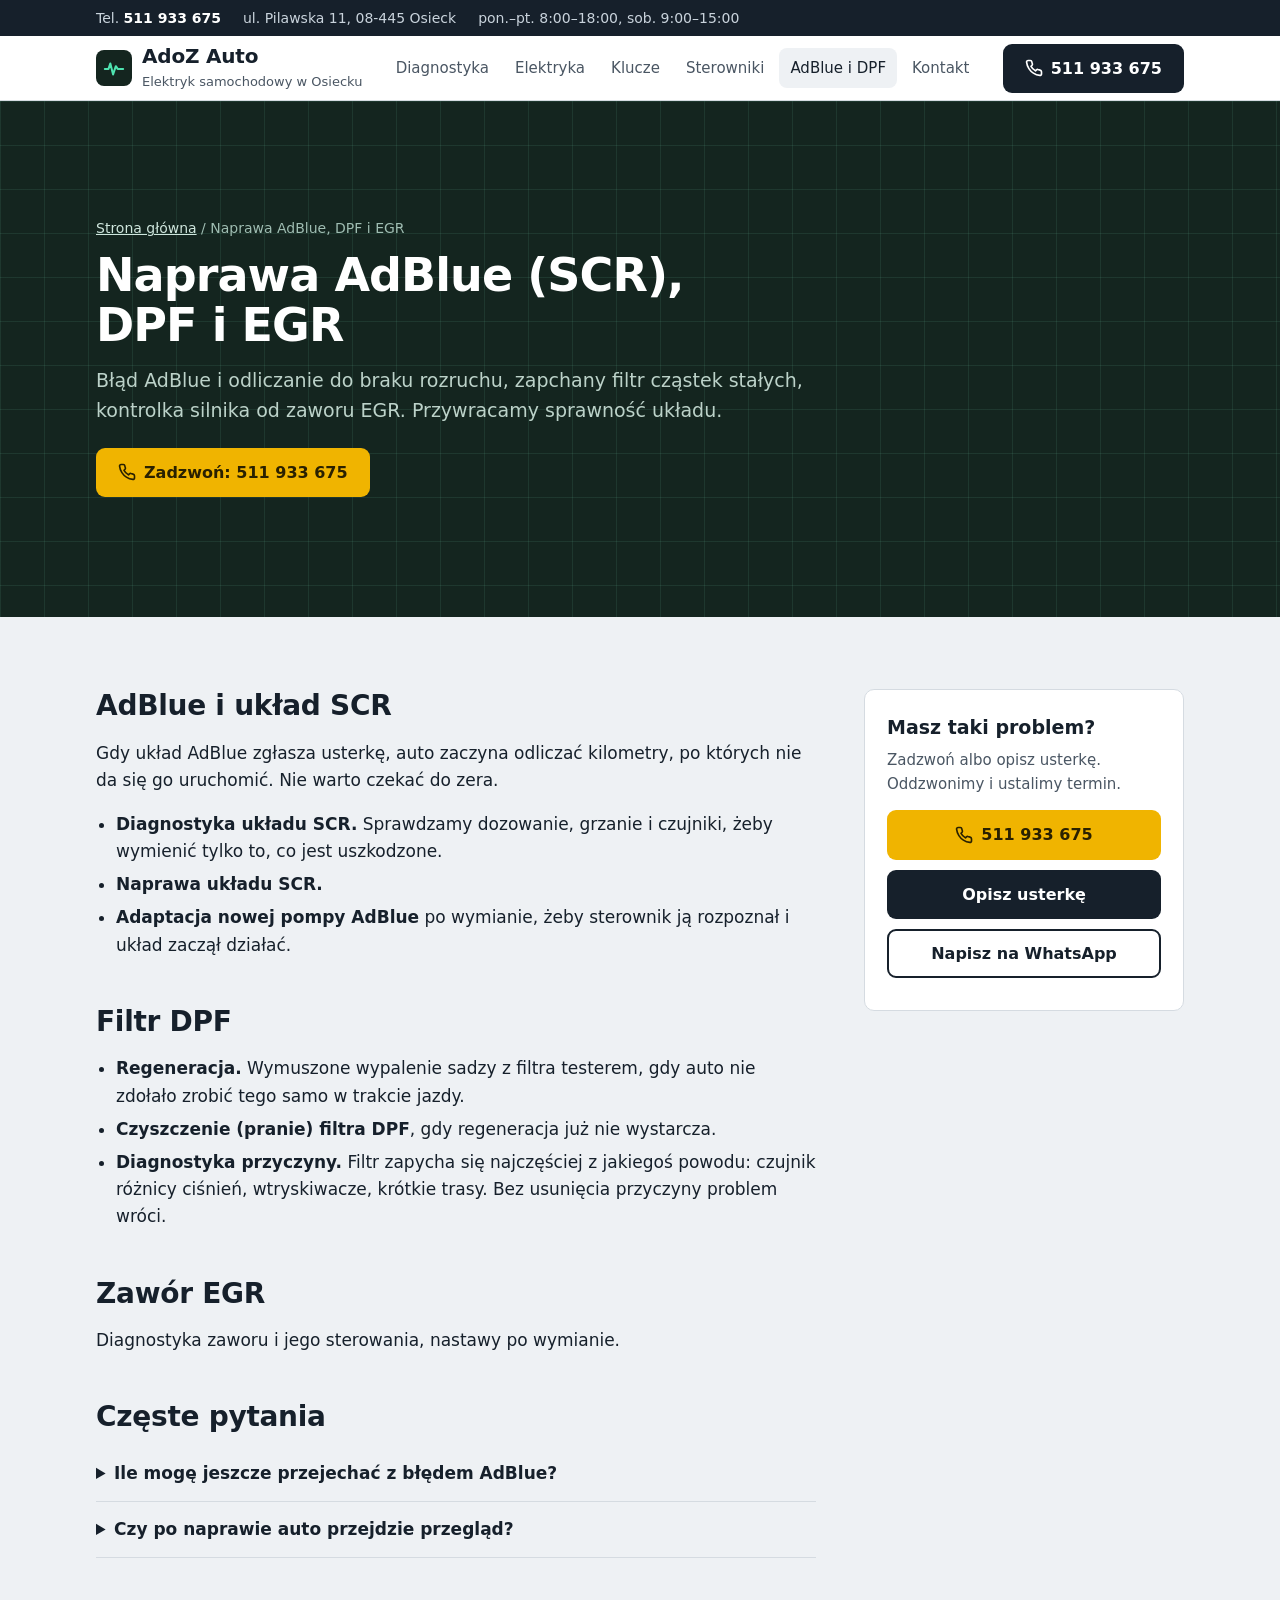
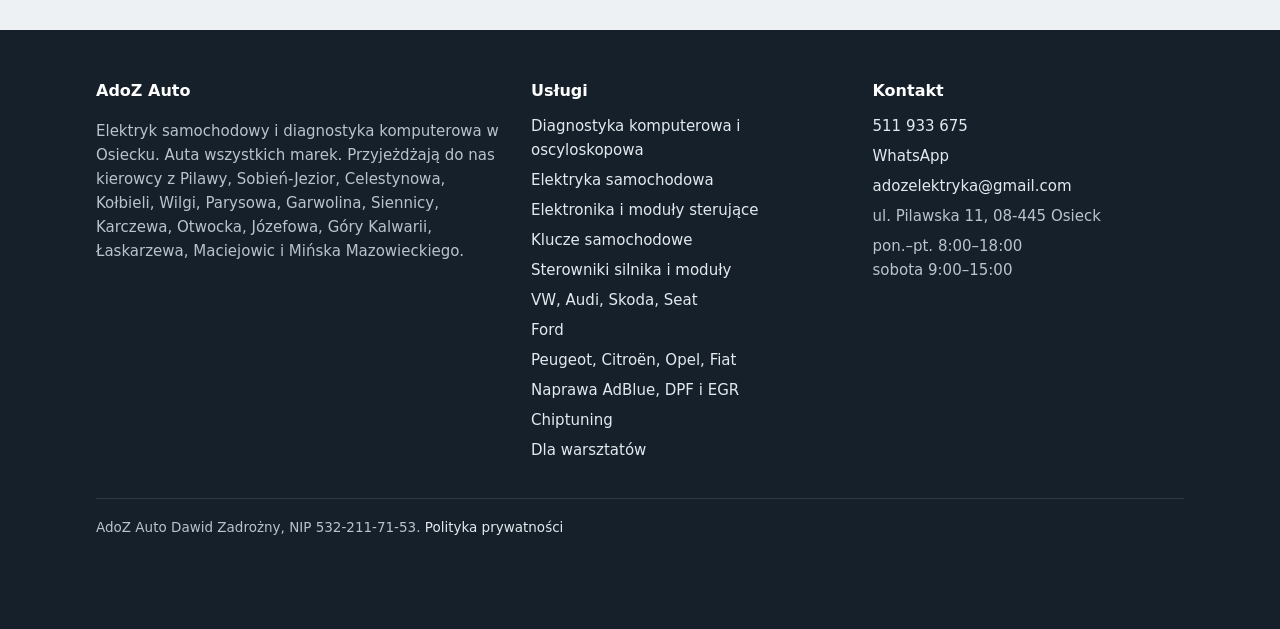
<file: naprawa-adblue-dpf-egr.html>
<!doctype html>
<html lang="pl" class="no-js">
<head>
<meta charset="utf-8">
<meta name="viewport" content="width=device-width,initial-scale=1">
<title>Naprawa AdBlue (SCR), DPF i EGR Osieck | AdoZ Auto</title>
<meta name="description" content="Błąd AdBlue, odliczanie do braku rozruchu, zapchany filtr DPF, błędy EGR. Naprawa układu SCR, adaptacja pompy AdBlue, regeneracja i czyszczenie DPF. Osieck, Otwock, Garwolin.">
<link rel="canonical" href="https://adozelektryka.pl/naprawa-adblue-dpf-egr.html">
<meta property="og:type" content="website">
<meta property="og:locale" content="pl_PL">
<meta property="og:site_name" content="AdoZ Auto">
<meta property="og:title" content="Naprawa AdBlue (SCR), DPF i EGR Osieck | AdoZ Auto">
<meta property="og:description" content="Błąd AdBlue, odliczanie do braku rozruchu, zapchany filtr DPF, błędy EGR. Naprawa układu SCR, adaptacja pompy AdBlue, regeneracja i czyszczenie DPF. Osieck, Otwock, Garwolin.">
<meta property="og:url" content="https://adozelektryka.pl/naprawa-adblue-dpf-egr.html">
<meta property="og:image" content="https://adozelektryka.pl/og.png">
<meta property="og:image:width" content="1200">
<meta property="og:image:height" content="630">
<meta property="og:image:alt" content="AdoZ Auto, elektryk samochodowy w Osiecku, tel. 511 933 675">
<meta name="twitter:card" content="summary_large_image">
<meta name="theme-color" content="#14251f">
<link rel="icon" href="/favicon.ico" sizes="48x48">
<link rel="icon" href="/favicon.svg" type="image/svg+xml">
<link rel="icon" href="/icon-192.png" type="image/png" sizes="192x192">
<link rel="apple-touch-icon" href="/apple-touch-icon.png">
<link rel="stylesheet" href="style.css">
<script type="application/ld+json">{"@context": "https://schema.org", "@type": "AutoRepair", "name": "AdoZ Auto — Elektryk Samochodowy Osieck", "url": "https://adozelektryka.pl/", "logo": "https://adozelektryka.pl/icon-512.png", "image": "https://adozelektryka.pl/og.png", "telephone": "+48511933675", "email": "adozelektryka@gmail.com", "address": {"@type": "PostalAddress", "streetAddress": "Pilawska 11", "postalCode": "08-445", "addressLocality": "Osieck", "addressRegion": "mazowieckie", "addressCountry": "PL"}, "openingHoursSpecification": [{"@type": "OpeningHoursSpecification", "dayOfWeek": ["Monday", "Tuesday", "Wednesday", "Thursday", "Friday"], "opens": "08:00", "closes": "18:00"}, {"@type": "OpeningHoursSpecification", "dayOfWeek": "Saturday", "opens": "09:00", "closes": "15:00"}], "areaServed": ["Osieck", "Pilawa", "Sobienie-Jeziory", "Celestynów", "Kołbiel", "Wilga", "Parysów", "Garwolin", "Siennica", "Karczew", "Otwock", "Józefów", "Góra Kalwaria", "Łaskarzew", "Maciejowice", "Mińsk Mazowiecki"]}</script>
</head>
<body>
<a class="skip" href="#tresc">Przejdź do treści</a>
<div class="topbar"><div class="wrap">
<span>Tel. <a href="tel:+48511933675">511 933 675</a></span>
<span>ul. Pilawska 11, 08-445 Osieck</span>
<span>pon.–pt. 8:00–18:00, sob. 9:00–15:00</span>
</div></div>
<header class="site-header"><div class="wrap">
<a class="brand" href="./"><span class="brand-mark"><svg width="22" height="22" viewBox="0 0 24 24" fill="none" stroke="#4fe3b0" stroke-width="2.2" stroke-linecap="round" stroke-linejoin="round" aria-hidden="true"><path d="M2 13h4l2-6 3 12 3-9 2 3h6"/></svg></span><span><span class="brand-name">AdoZ Auto</span> <span class="brand-sub">Elektryk samochodowy w Osiecku</span></span></a>
<button class="nav-toggle" aria-expanded="false" aria-controls="nav">Menu</button>
<nav class="nav" id="nav" aria-label="Główne menu"><a href="diagnostyka-komputerowa.html">Diagnostyka</a><a href="elektryka-samochodowa.html">Elektryka</a><a href="klucze-samochodowe.html">Klucze</a><a href="sterowniki-i-moduly.html">Sterowniki</a><a href="naprawa-adblue-dpf-egr.html" aria-current="page">AdBlue i DPF</a><a href="kontakt.html">Kontakt</a></nav>
<a class="btn btn-dark header-call" href="tel:+48511933675"><svg width="18" height="18" viewBox="0 0 24 24" fill="none" stroke="currentColor" stroke-width="2.2" stroke-linecap="round" stroke-linejoin="round" aria-hidden="true"><path d="M22 16.9v3a2 2 0 0 1-2.2 2 19.8 19.8 0 0 1-8.6-3.1 19.5 19.5 0 0 1-6-6A19.8 19.8 0 0 1 2.1 4.2 2 2 0 0 1 4.1 2h3a2 2 0 0 1 2 1.7c.1.9.4 1.8.7 2.7a2 2 0 0 1-.5 2.1L8 9.8a16 16 0 0 0 6 6l1.3-1.3a2 2 0 0 1 2.1-.4c.9.3 1.8.6 2.7.7a2 2 0 0 1 1.7 2z"/></svg>511 933 675</a>
</div></header>
<main id="tresc">

<section class="page-hero"><div class="wrap">
<div class="crumbs"><a href="./">Strona główna</a> / Naprawa AdBlue, DPF i EGR</div>
<h1>Naprawa AdBlue (SCR), DPF i EGR</h1><p>Błąd AdBlue i odliczanie do braku rozruchu, zapchany filtr cząstek stałych, kontrolka silnika od zaworu EGR. Przywracamy sprawność układu.</p>
<a class="btn btn-wire" href="tel:+48511933675"><svg width="18" height="18" viewBox="0 0 24 24" fill="none" stroke="currentColor" stroke-width="2.2" stroke-linecap="round" stroke-linejoin="round" aria-hidden="true"><path d="M22 16.9v3a2 2 0 0 1-2.2 2 19.8 19.8 0 0 1-8.6-3.1 19.5 19.5 0 0 1-6-6A19.8 19.8 0 0 1 2.1 4.2 2 2 0 0 1 4.1 2h3a2 2 0 0 1 2 1.7c.1.9.4 1.8.7 2.7a2 2 0 0 1-.5 2.1L8 9.8a16 16 0 0 0 6 6l1.3-1.3a2 2 0 0 1 2.1-.4c.9.3 1.8.6 2.7.7a2 2 0 0 1 1.7 2z"/></svg>Zadzwoń: 511 933 675</a>
</div></section>
<section><div class="wrap layout"><article class="prose"><h2>AdBlue i układ SCR</h2>
<p>Gdy układ AdBlue zgłasza usterkę, auto zaczyna odliczać kilometry, po których nie da się go uruchomić. Nie warto czekać do zera.</p>
<ul>
<li><strong>Diagnostyka układu SCR.</strong> Sprawdzamy dozowanie, grzanie i czujniki, żeby wymienić tylko to, co jest uszkodzone.</li>
<li><strong>Naprawa układu SCR.</strong></li>
<li><strong>Adaptacja nowej pompy AdBlue</strong> po wymianie, żeby sterownik ją rozpoznał i układ zaczął działać.</li>
</ul>
<h2>Filtr DPF</h2>
<ul>
<li><strong>Regeneracja.</strong> Wymuszone wypalenie sadzy z filtra testerem, gdy auto nie zdołało zrobić tego samo w trakcie jazdy.</li>
<li><strong>Czyszczenie (pranie) filtra DPF</strong>, gdy regeneracja już nie wystarcza.</li>
<li><strong>Diagnostyka przyczyny.</strong> Filtr zapycha się najczęściej z jakiegoś powodu: czujnik różnicy ciśnień, wtryskiwacze, krótkie trasy. Bez usunięcia przyczyny problem wróci.</li>
</ul>
<h2>Zawór EGR</h2>
<p>Diagnostyka zaworu i jego sterowania, nastawy po wymianie.</p>
<h2>Częste pytania</h2>
<details><summary>Ile mogę jeszcze przejechać z błędem AdBlue?</summary><p>Tyle, ile pokazuje licznik na desce. Po dojściu do zera auto może nie odpalić. Zadzwoń, zanim do tego dojdzie.</p></details>
<details><summary>Czy po naprawie auto przejdzie przegląd?</summary><p>Naprawiamy układy tak, żeby działały, jak przewidział producent.</p></details></article><aside class="aside"><h2>Masz taki problem?</h2><p>Zadzwoń albo opisz usterkę. Oddzwonimy i ustalimy termin.</p>
<a class="btn btn-wire" href="tel:+48511933675"><svg width="18" height="18" viewBox="0 0 24 24" fill="none" stroke="currentColor" stroke-width="2.2" stroke-linecap="round" stroke-linejoin="round" aria-hidden="true"><path d="M22 16.9v3a2 2 0 0 1-2.2 2 19.8 19.8 0 0 1-8.6-3.1 19.5 19.5 0 0 1-6-6A19.8 19.8 0 0 1 2.1 4.2 2 2 0 0 1 4.1 2h3a2 2 0 0 1 2 1.7c.1.9.4 1.8.7 2.7a2 2 0 0 1-.5 2.1L8 9.8a16 16 0 0 0 6 6l1.3-1.3a2 2 0 0 1 2.1-.4c.9.3 1.8.6 2.7.7a2 2 0 0 1 1.7 2z"/></svg>511 933 675</a>
<a class="btn btn-dark" href="kontakt.html#zgloszenie">Opisz usterkę</a>
<a class="btn btn-line" href="https://wa.me/48511933675">Napisz na WhatsApp</a></aside></div></section>
</main>
<footer class="site-footer"><div class="wrap">
<div class="cols">
<div>
<h2>AdoZ Auto</h2>
<p>Elektryk samochodowy i diagnostyka komputerowa w Osiecku. Auta wszystkich marek. Przyjeżdżają do nas kierowcy z Pilawy, Sobień-Jezior, Celestynowa, Kołbieli, Wilgi, Parysowa, Garwolina, Siennicy, Karczewa, Otwocka, Józefowa, Góry Kalwarii, Łaskarzewa, Maciejowic i Mińska Mazowieckiego.</p>
</div>
<div>
<h2>Usługi</h2>
<ul>
<li><a href="diagnostyka-komputerowa.html">Diagnostyka komputerowa i oscyloskopowa</a></li>
<li><a href="elektryka-samochodowa.html">Elektryka samochodowa</a></li>
<li><a href="elektronika-moduly.html">Elektronika i moduły sterujące</a></li>
<li><a href="klucze-samochodowe.html">Klucze samochodowe</a></li>
<li><a href="sterowniki-i-moduly.html">Sterowniki silnika i moduły</a></li>
<li><a href="vag-diagnostyka-i-kodowanie.html">VW, Audi, Skoda, Seat</a></li>
<li><a href="ford-diagnostyka-i-programowanie.html">Ford</a></li>
<li><a href="stellantis-diagnostyka-i-programowanie.html">Peugeot, Citroën, Opel, Fiat</a></li>
<li><a href="naprawa-adblue-dpf-egr.html">Naprawa AdBlue, DPF i EGR</a></li>
<li><a href="chiptuning.html">Chiptuning</a></li>
<li><a href="dla-warsztatow.html">Dla warsztatów</a></li>
</ul>
</div>
<div>
<h2>Kontakt</h2>
<ul>
<li><a href="tel:+48511933675">511 933 675</a></li>
<li><a href="https://wa.me/48511933675">WhatsApp</a></li>
<li><a href="mailto:adozelektryka@gmail.com">adozelektryka@gmail.com</a></li>
<li>ul. Pilawska 11, 08-445 Osieck</li>
<li>pon.–pt. 8:00–18:00<br>sobota 9:00–15:00</li>
</ul>
</div>
</div>
<div class="legal">AdoZ Auto Dawid Zadrożny, NIP 532-211-71-53. <a href="polityka-prywatnosci.html">Polityka prywatności</a></div>
</div></footer>
<div class="callbar"><a class="btn btn-wire" href="tel:+48511933675"><svg width="18" height="18" viewBox="0 0 24 24" fill="none" stroke="currentColor" stroke-width="2.2" stroke-linecap="round" stroke-linejoin="round" aria-hidden="true"><path d="M22 16.9v3a2 2 0 0 1-2.2 2 19.8 19.8 0 0 1-8.6-3.1 19.5 19.5 0 0 1-6-6A19.8 19.8 0 0 1 2.1 4.2 2 2 0 0 1 4.1 2h3a2 2 0 0 1 2 1.7c.1.9.4 1.8.7 2.7a2 2 0 0 1-.5 2.1L8 9.8a16 16 0 0 0 6 6l1.3-1.3a2 2 0 0 1 2.1-.4c.9.3 1.8.6 2.7.7a2 2 0 0 1 1.7 2z"/></svg>Zadzwoń</a><a class="btn btn-dark" href="kontakt.html#zgloszenie">Zgłoś usterkę</a></div>
<script src="main.js"></script>
</body>
</html>
</file>
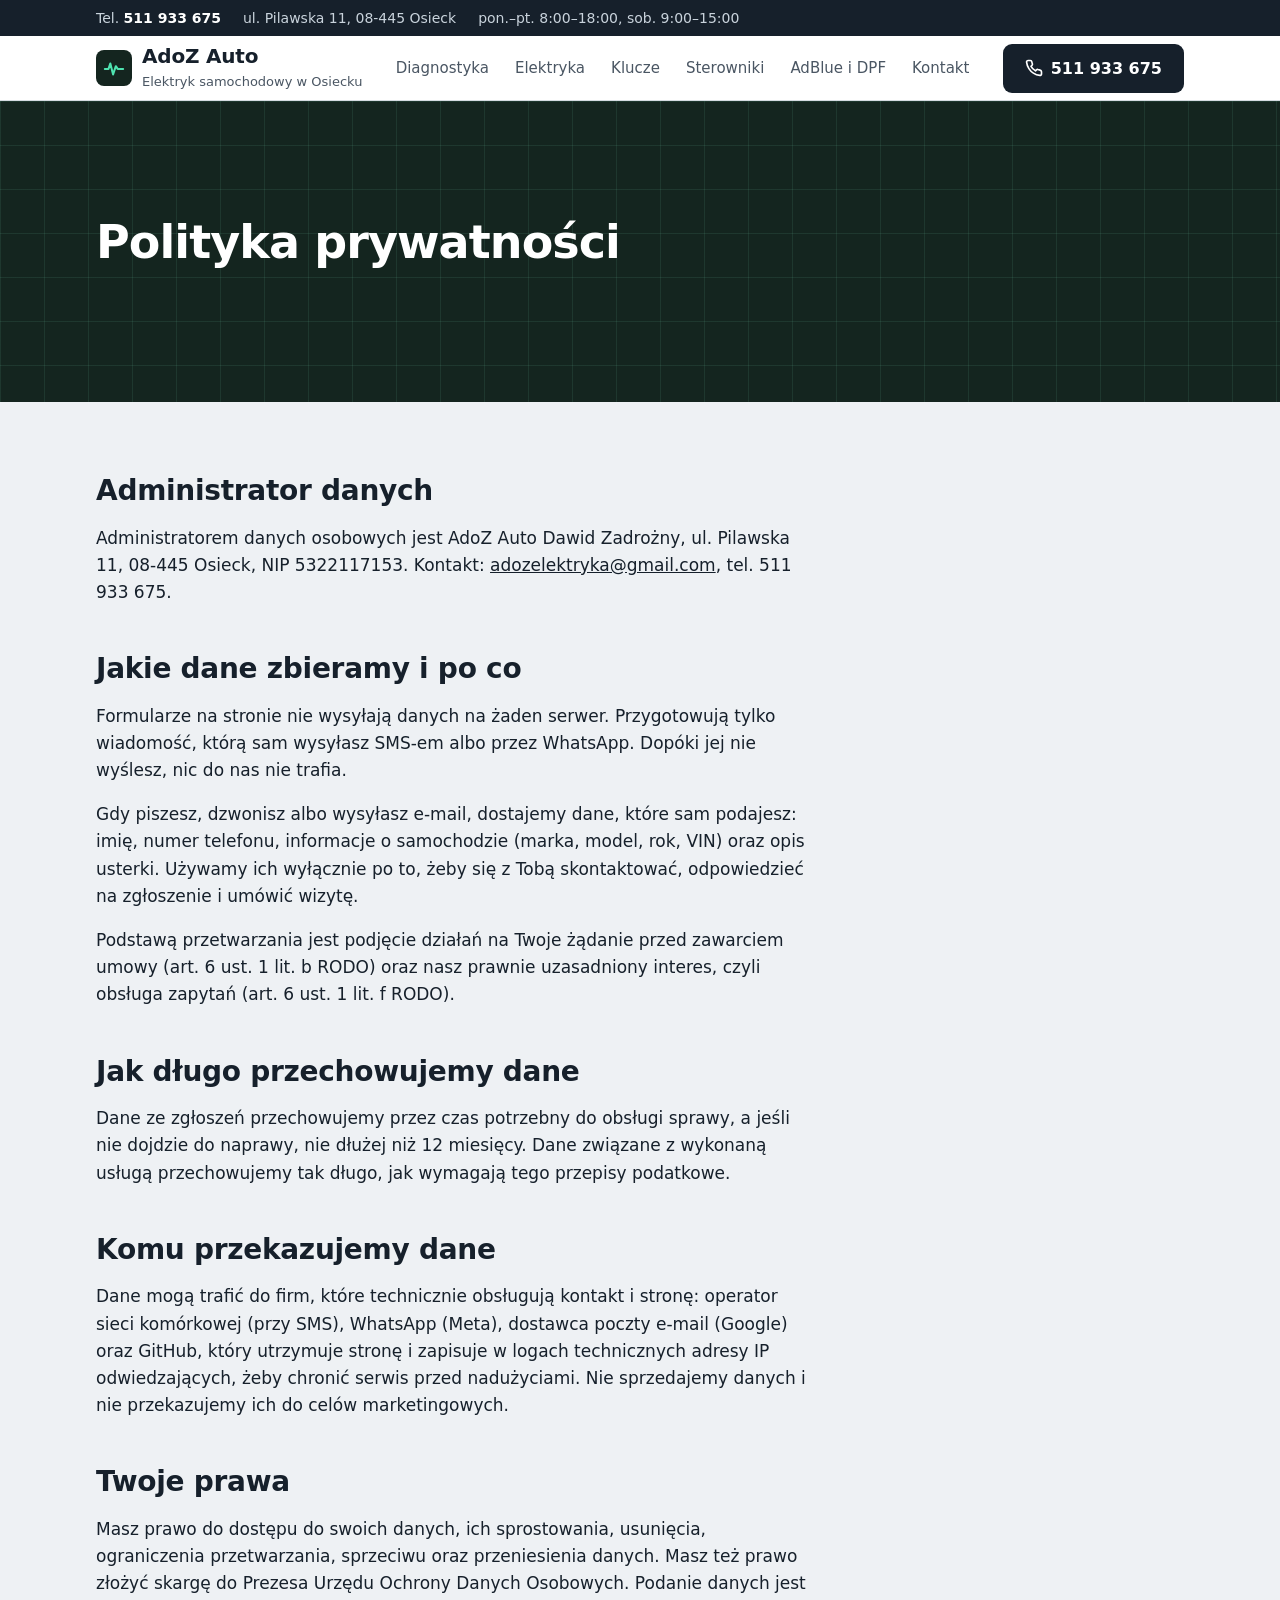
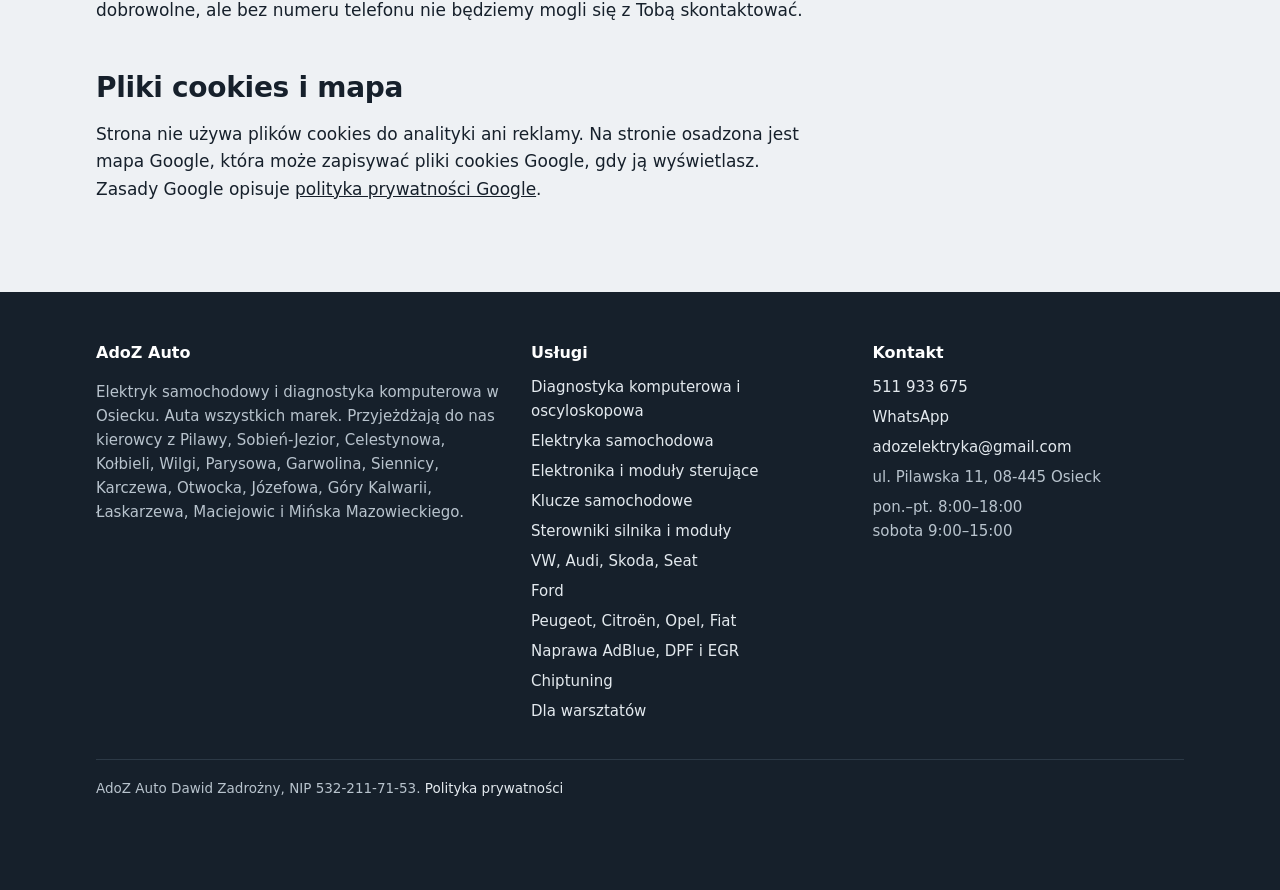
<file: polityka-prywatnosci.html>
<!doctype html>
<html lang="pl" class="no-js">
<head>
<meta charset="utf-8">
<meta name="viewport" content="width=device-width,initial-scale=1">
<title>Polityka prywatności | AdoZ Auto</title>
<meta name="description" content="Polityka prywatności strony AdoZ Auto.">
<link rel="canonical" href="https://adozelektryka.pl/polityka-prywatnosci.html">
<meta property="og:type" content="website">
<meta property="og:locale" content="pl_PL">
<meta property="og:site_name" content="AdoZ Auto">
<meta property="og:title" content="Polityka prywatności | AdoZ Auto">
<meta property="og:description" content="Polityka prywatności strony AdoZ Auto.">
<meta property="og:url" content="https://adozelektryka.pl/polityka-prywatnosci.html">
<meta property="og:image" content="https://adozelektryka.pl/og.png">
<meta property="og:image:width" content="1200">
<meta property="og:image:height" content="630">
<meta property="og:image:alt" content="AdoZ Auto, elektryk samochodowy w Osiecku, tel. 511 933 675">
<meta name="twitter:card" content="summary_large_image">
<meta name="theme-color" content="#14251f">
<link rel="icon" href="/favicon.ico" sizes="48x48">
<link rel="icon" href="/favicon.svg" type="image/svg+xml">
<link rel="icon" href="/icon-192.png" type="image/png" sizes="192x192">
<link rel="apple-touch-icon" href="/apple-touch-icon.png">
<link rel="stylesheet" href="style.css">
<script type="application/ld+json">{"@context": "https://schema.org", "@type": "AutoRepair", "name": "AdoZ Auto — Elektryk Samochodowy Osieck", "url": "https://adozelektryka.pl/", "logo": "https://adozelektryka.pl/icon-512.png", "image": "https://adozelektryka.pl/og.png", "telephone": "+48511933675", "email": "adozelektryka@gmail.com", "address": {"@type": "PostalAddress", "streetAddress": "Pilawska 11", "postalCode": "08-445", "addressLocality": "Osieck", "addressRegion": "mazowieckie", "addressCountry": "PL"}, "openingHoursSpecification": [{"@type": "OpeningHoursSpecification", "dayOfWeek": ["Monday", "Tuesday", "Wednesday", "Thursday", "Friday"], "opens": "08:00", "closes": "18:00"}, {"@type": "OpeningHoursSpecification", "dayOfWeek": "Saturday", "opens": "09:00", "closes": "15:00"}], "areaServed": ["Osieck", "Pilawa", "Sobienie-Jeziory", "Celestynów", "Kołbiel", "Wilga", "Parysów", "Garwolin", "Siennica", "Karczew", "Otwock", "Józefów", "Góra Kalwaria", "Łaskarzew", "Maciejowice", "Mińsk Mazowiecki"]}</script>
</head>
<body>
<a class="skip" href="#tresc">Przejdź do treści</a>
<div class="topbar"><div class="wrap">
<span>Tel. <a href="tel:+48511933675">511 933 675</a></span>
<span>ul. Pilawska 11, 08-445 Osieck</span>
<span>pon.–pt. 8:00–18:00, sob. 9:00–15:00</span>
</div></div>
<header class="site-header"><div class="wrap">
<a class="brand" href="./"><span class="brand-mark"><svg width="22" height="22" viewBox="0 0 24 24" fill="none" stroke="#4fe3b0" stroke-width="2.2" stroke-linecap="round" stroke-linejoin="round" aria-hidden="true"><path d="M2 13h4l2-6 3 12 3-9 2 3h6"/></svg></span><span><span class="brand-name">AdoZ Auto</span> <span class="brand-sub">Elektryk samochodowy w Osiecku</span></span></a>
<button class="nav-toggle" aria-expanded="false" aria-controls="nav">Menu</button>
<nav class="nav" id="nav" aria-label="Główne menu"><a href="diagnostyka-komputerowa.html">Diagnostyka</a><a href="elektryka-samochodowa.html">Elektryka</a><a href="klucze-samochodowe.html">Klucze</a><a href="sterowniki-i-moduly.html">Sterowniki</a><a href="naprawa-adblue-dpf-egr.html">AdBlue i DPF</a><a href="kontakt.html">Kontakt</a></nav>
<a class="btn btn-dark header-call" href="tel:+48511933675"><svg width="18" height="18" viewBox="0 0 24 24" fill="none" stroke="currentColor" stroke-width="2.2" stroke-linecap="round" stroke-linejoin="round" aria-hidden="true"><path d="M22 16.9v3a2 2 0 0 1-2.2 2 19.8 19.8 0 0 1-8.6-3.1 19.5 19.5 0 0 1-6-6A19.8 19.8 0 0 1 2.1 4.2 2 2 0 0 1 4.1 2h3a2 2 0 0 1 2 1.7c.1.9.4 1.8.7 2.7a2 2 0 0 1-.5 2.1L8 9.8a16 16 0 0 0 6 6l1.3-1.3a2 2 0 0 1 2.1-.4c.9.3 1.8.6 2.7.7a2 2 0 0 1 1.7 2z"/></svg>511 933 675</a>
</div></header>
<main id="tresc">

<section class="page-hero"><div class="wrap"><h1>Polityka prywatności</h1></div></section>
<section><div class="wrap"><div class="prose">
<h2>Administrator danych</h2>
<p>Administratorem danych osobowych jest AdoZ Auto Dawid Zadrożny, ul. Pilawska 11, 08-445 Osieck, NIP 5322117153. Kontakt: <a href="mailto:adozelektryka@gmail.com">adozelektryka@gmail.com</a>, tel. 511 933 675.</p>
<h2>Jakie dane zbieramy i po co</h2>
<p>Formularze na stronie nie wysyłają danych na żaden serwer. Przygotowują tylko wiadomość, którą sam wysyłasz SMS-em albo przez WhatsApp. Dopóki jej nie wyślesz, nic do nas nie trafia.</p>
<p>Gdy piszesz, dzwonisz albo wysyłasz e-mail, dostajemy dane, które sam podajesz: imię, numer telefonu, informacje o samochodzie (marka, model, rok, VIN) oraz opis usterki. Używamy ich wyłącznie po to, żeby się z Tobą skontaktować, odpowiedzieć na zgłoszenie i umówić wizytę.</p>
<p>Podstawą przetwarzania jest podjęcie działań na Twoje żądanie przed zawarciem umowy (art. 6 ust. 1 lit. b RODO) oraz nasz prawnie uzasadniony interes, czyli obsługa zapytań (art. 6 ust. 1 lit. f RODO).</p>
<h2>Jak długo przechowujemy dane</h2>
<p>Dane ze zgłoszeń przechowujemy przez czas potrzebny do obsługi sprawy, a jeśli nie dojdzie do naprawy, nie dłużej niż 12 miesięcy. Dane związane z wykonaną usługą przechowujemy tak długo, jak wymagają tego przepisy podatkowe.</p>
<h2>Komu przekazujemy dane</h2>
<p>Dane mogą trafić do firm, które technicznie obsługują kontakt i stronę: operator sieci komórkowej (przy SMS), WhatsApp (Meta), dostawca poczty e-mail (Google) oraz GitHub, który utrzymuje stronę i zapisuje w logach technicznych adresy IP odwiedzających, żeby chronić serwis przed nadużyciami. Nie sprzedajemy danych i nie przekazujemy ich do celów marketingowych.</p>
<h2>Twoje prawa</h2>
<p>Masz prawo do dostępu do swoich danych, ich sprostowania, usunięcia, ograniczenia przetwarzania, sprzeciwu oraz przeniesienia danych. Masz też prawo złożyć skargę do Prezesa Urzędu Ochrony Danych Osobowych. Podanie danych jest dobrowolne, ale bez numeru telefonu nie będziemy mogli się z Tobą skontaktować.</p>
<h2>Pliki cookies i mapa</h2>
<p>Strona nie używa plików cookies do analityki ani reklamy. Na stronie osadzona jest mapa Google, która może zapisywać pliki cookies Google, gdy ją wyświetlasz. Zasady Google opisuje <a href="https://policies.google.com/privacy?hl=pl" rel="noopener" target="_blank">polityka prywatności Google</a>.</p>
</div></div></section>
</main>
<footer class="site-footer"><div class="wrap">
<div class="cols">
<div>
<h2>AdoZ Auto</h2>
<p>Elektryk samochodowy i diagnostyka komputerowa w Osiecku. Auta wszystkich marek. Przyjeżdżają do nas kierowcy z Pilawy, Sobień-Jezior, Celestynowa, Kołbieli, Wilgi, Parysowa, Garwolina, Siennicy, Karczewa, Otwocka, Józefowa, Góry Kalwarii, Łaskarzewa, Maciejowic i Mińska Mazowieckiego.</p>
</div>
<div>
<h2>Usługi</h2>
<ul>
<li><a href="diagnostyka-komputerowa.html">Diagnostyka komputerowa i oscyloskopowa</a></li>
<li><a href="elektryka-samochodowa.html">Elektryka samochodowa</a></li>
<li><a href="elektronika-moduly.html">Elektronika i moduły sterujące</a></li>
<li><a href="klucze-samochodowe.html">Klucze samochodowe</a></li>
<li><a href="sterowniki-i-moduly.html">Sterowniki silnika i moduły</a></li>
<li><a href="vag-diagnostyka-i-kodowanie.html">VW, Audi, Skoda, Seat</a></li>
<li><a href="ford-diagnostyka-i-programowanie.html">Ford</a></li>
<li><a href="stellantis-diagnostyka-i-programowanie.html">Peugeot, Citroën, Opel, Fiat</a></li>
<li><a href="naprawa-adblue-dpf-egr.html">Naprawa AdBlue, DPF i EGR</a></li>
<li><a href="chiptuning.html">Chiptuning</a></li>
<li><a href="dla-warsztatow.html">Dla warsztatów</a></li>
</ul>
</div>
<div>
<h2>Kontakt</h2>
<ul>
<li><a href="tel:+48511933675">511 933 675</a></li>
<li><a href="https://wa.me/48511933675">WhatsApp</a></li>
<li><a href="mailto:adozelektryka@gmail.com">adozelektryka@gmail.com</a></li>
<li>ul. Pilawska 11, 08-445 Osieck</li>
<li>pon.–pt. 8:00–18:00<br>sobota 9:00–15:00</li>
</ul>
</div>
</div>
<div class="legal">AdoZ Auto Dawid Zadrożny, NIP 532-211-71-53. <a href="polityka-prywatnosci.html">Polityka prywatności</a></div>
</div></footer>
<div class="callbar"><a class="btn btn-wire" href="tel:+48511933675"><svg width="18" height="18" viewBox="0 0 24 24" fill="none" stroke="currentColor" stroke-width="2.2" stroke-linecap="round" stroke-linejoin="round" aria-hidden="true"><path d="M22 16.9v3a2 2 0 0 1-2.2 2 19.8 19.8 0 0 1-8.6-3.1 19.5 19.5 0 0 1-6-6A19.8 19.8 0 0 1 2.1 4.2 2 2 0 0 1 4.1 2h3a2 2 0 0 1 2 1.7c.1.9.4 1.8.7 2.7a2 2 0 0 1-.5 2.1L8 9.8a16 16 0 0 0 6 6l1.3-1.3a2 2 0 0 1 2.1-.4c.9.3 1.8.6 2.7.7a2 2 0 0 1 1.7 2z"/></svg>Zadzwoń</a><a class="btn btn-dark" href="kontakt.html#zgloszenie">Zgłoś usterkę</a></div>
<script src="main.js"></script>
</body>
</html>
</file>
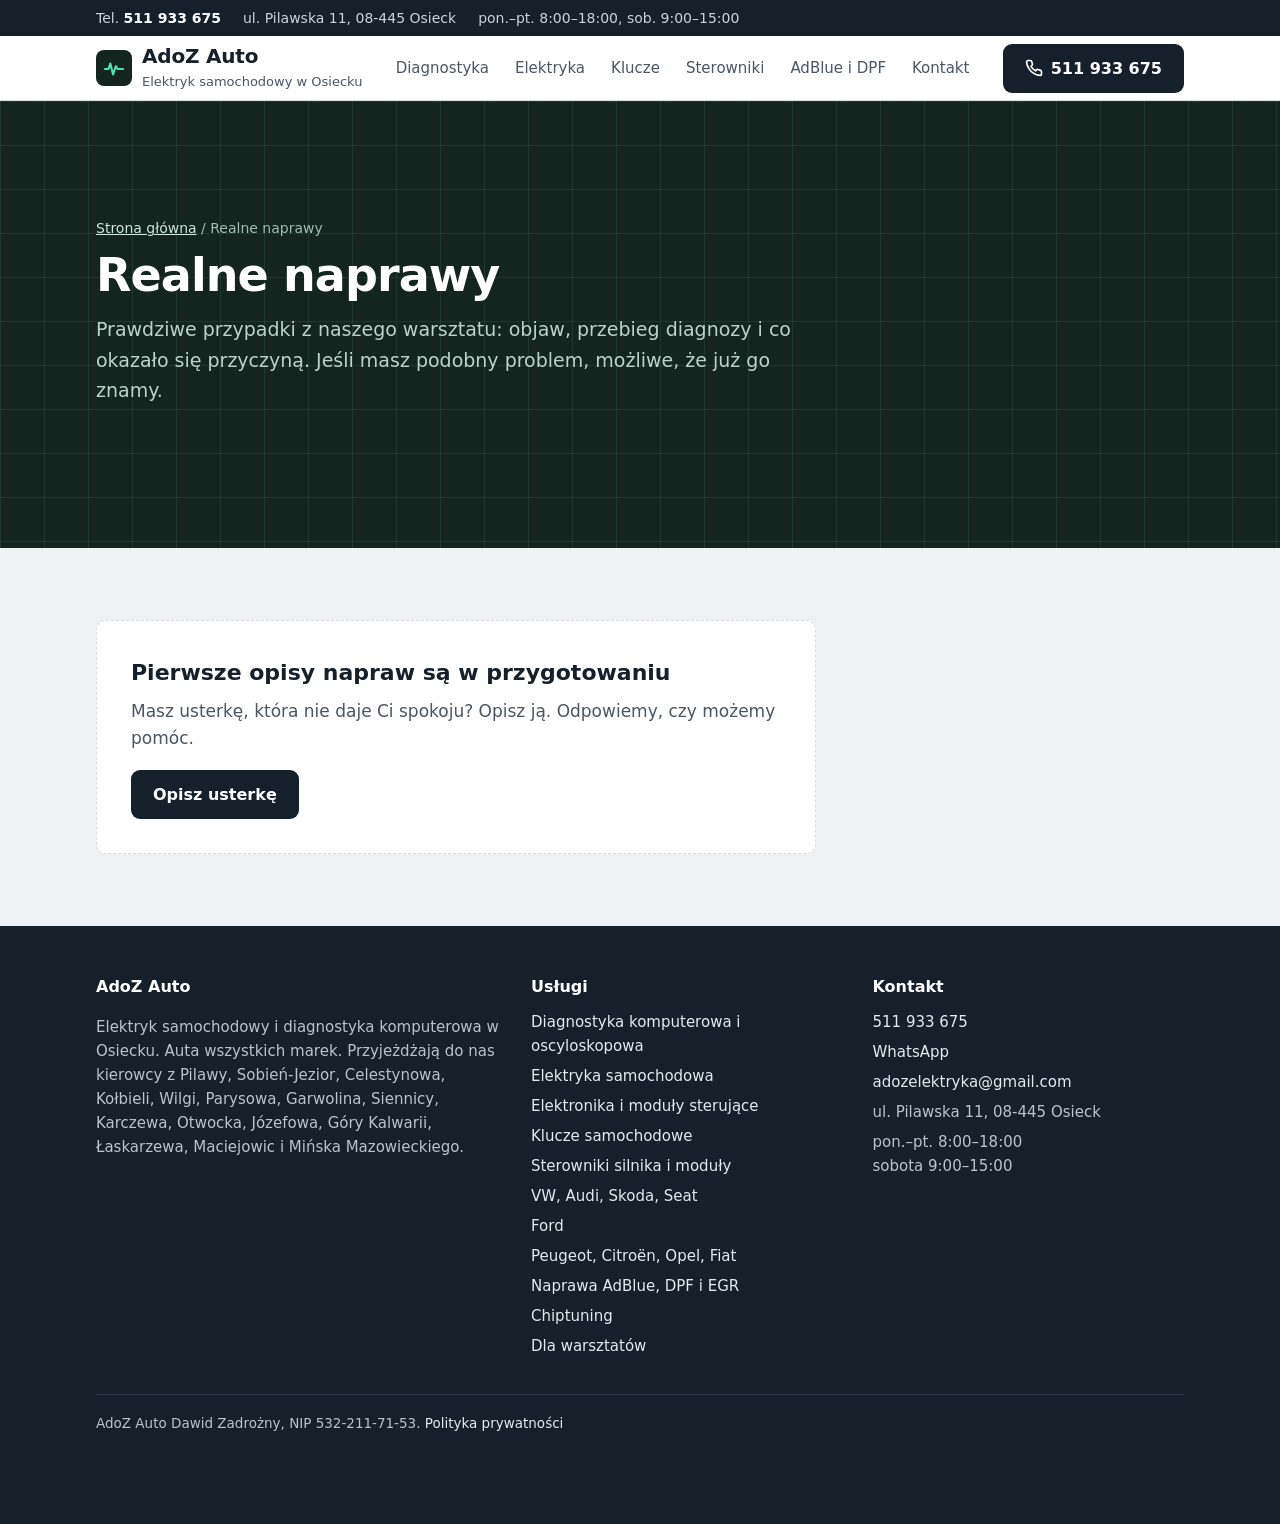
<file: realne-naprawy.html>
<!doctype html>
<html lang="pl" class="no-js">
<head>
<meta charset="utf-8">
<meta name="viewport" content="width=device-width,initial-scale=1">
<title>Realne naprawy — przykłady usterek elektrycznych | AdoZ Auto</title>
<meta name="description" content="Opisy prawdziwych napraw z warsztatu AdoZ Auto w Osiecku: objawy, diagnoza i rozwiązanie usterek elektrycznych i elektroniki samochodowej.">
<link rel="canonical" href="https://adozelektryka.pl/realne-naprawy.html">
<meta property="og:type" content="website">
<meta property="og:locale" content="pl_PL">
<meta property="og:site_name" content="AdoZ Auto">
<meta property="og:title" content="Realne naprawy — przykłady usterek elektrycznych | AdoZ Auto">
<meta property="og:description" content="Opisy prawdziwych napraw z warsztatu AdoZ Auto w Osiecku: objawy, diagnoza i rozwiązanie usterek elektrycznych i elektroniki samochodowej.">
<meta property="og:url" content="https://adozelektryka.pl/realne-naprawy.html">
<meta property="og:image" content="https://adozelektryka.pl/og.png">
<meta property="og:image:width" content="1200">
<meta property="og:image:height" content="630">
<meta property="og:image:alt" content="AdoZ Auto, elektryk samochodowy w Osiecku, tel. 511 933 675">
<meta name="twitter:card" content="summary_large_image">
<meta name="theme-color" content="#14251f">
<link rel="icon" href="/favicon.ico" sizes="48x48">
<link rel="icon" href="/favicon.svg" type="image/svg+xml">
<link rel="icon" href="/icon-192.png" type="image/png" sizes="192x192">
<link rel="apple-touch-icon" href="/apple-touch-icon.png">
<link rel="stylesheet" href="style.css">
<script type="application/ld+json">{"@context": "https://schema.org", "@type": "AutoRepair", "name": "AdoZ Auto — Elektryk Samochodowy Osieck", "url": "https://adozelektryka.pl/", "logo": "https://adozelektryka.pl/icon-512.png", "image": "https://adozelektryka.pl/og.png", "telephone": "+48511933675", "email": "adozelektryka@gmail.com", "address": {"@type": "PostalAddress", "streetAddress": "Pilawska 11", "postalCode": "08-445", "addressLocality": "Osieck", "addressRegion": "mazowieckie", "addressCountry": "PL"}, "openingHoursSpecification": [{"@type": "OpeningHoursSpecification", "dayOfWeek": ["Monday", "Tuesday", "Wednesday", "Thursday", "Friday"], "opens": "08:00", "closes": "18:00"}, {"@type": "OpeningHoursSpecification", "dayOfWeek": "Saturday", "opens": "09:00", "closes": "15:00"}], "areaServed": ["Osieck", "Pilawa", "Sobienie-Jeziory", "Celestynów", "Kołbiel", "Wilga", "Parysów", "Garwolin", "Siennica", "Karczew", "Otwock", "Józefów", "Góra Kalwaria", "Łaskarzew", "Maciejowice", "Mińsk Mazowiecki"]}</script>
<meta name="robots" content="noindex">
</head>
<body>
<a class="skip" href="#tresc">Przejdź do treści</a>
<div class="topbar"><div class="wrap">
<span>Tel. <a href="tel:+48511933675">511 933 675</a></span>
<span>ul. Pilawska 11, 08-445 Osieck</span>
<span>pon.–pt. 8:00–18:00, sob. 9:00–15:00</span>
</div></div>
<header class="site-header"><div class="wrap">
<a class="brand" href="./"><span class="brand-mark"><svg width="22" height="22" viewBox="0 0 24 24" fill="none" stroke="#4fe3b0" stroke-width="2.2" stroke-linecap="round" stroke-linejoin="round" aria-hidden="true"><path d="M2 13h4l2-6 3 12 3-9 2 3h6"/></svg></span><span><span class="brand-name">AdoZ Auto</span> <span class="brand-sub">Elektryk samochodowy w Osiecku</span></span></a>
<button class="nav-toggle" aria-expanded="false" aria-controls="nav">Menu</button>
<nav class="nav" id="nav" aria-label="Główne menu"><a href="diagnostyka-komputerowa.html">Diagnostyka</a><a href="elektryka-samochodowa.html">Elektryka</a><a href="klucze-samochodowe.html">Klucze</a><a href="sterowniki-i-moduly.html">Sterowniki</a><a href="naprawa-adblue-dpf-egr.html">AdBlue i DPF</a><a href="kontakt.html">Kontakt</a></nav>
<a class="btn btn-dark header-call" href="tel:+48511933675"><svg width="18" height="18" viewBox="0 0 24 24" fill="none" stroke="currentColor" stroke-width="2.2" stroke-linecap="round" stroke-linejoin="round" aria-hidden="true"><path d="M22 16.9v3a2 2 0 0 1-2.2 2 19.8 19.8 0 0 1-8.6-3.1 19.5 19.5 0 0 1-6-6A19.8 19.8 0 0 1 2.1 4.2 2 2 0 0 1 4.1 2h3a2 2 0 0 1 2 1.7c.1.9.4 1.8.7 2.7a2 2 0 0 1-.5 2.1L8 9.8a16 16 0 0 0 6 6l1.3-1.3a2 2 0 0 1 2.1-.4c.9.3 1.8.6 2.7.7a2 2 0 0 1 1.7 2z"/></svg>511 933 675</a>
</div></header>
<main id="tresc">

<section class="page-hero"><div class="wrap">
<div class="crumbs"><a href="./">Strona główna</a> / Realne naprawy</div>
<h1>Realne naprawy</h1><p>Prawdziwe przypadki z naszego warsztatu: objaw, przebieg diagnozy i co okazało się przyczyną. Jeśli masz podobny problem, możliwe, że już go znamy.</p>
</div></section>
<section><div class="wrap">
<div class="empty"><h2>Pierwsze opisy napraw są w przygotowaniu</h2><p>Masz usterkę, która nie daje Ci spokoju? Opisz ją. Odpowiemy, czy możemy pomóc.</p><a class="btn btn-dark" href="kontakt.html#zgloszenie">Opisz usterkę</a></div>
</div></section>
</main>
<footer class="site-footer"><div class="wrap">
<div class="cols">
<div>
<h2>AdoZ Auto</h2>
<p>Elektryk samochodowy i diagnostyka komputerowa w Osiecku. Auta wszystkich marek. Przyjeżdżają do nas kierowcy z Pilawy, Sobień-Jezior, Celestynowa, Kołbieli, Wilgi, Parysowa, Garwolina, Siennicy, Karczewa, Otwocka, Józefowa, Góry Kalwarii, Łaskarzewa, Maciejowic i Mińska Mazowieckiego.</p>
</div>
<div>
<h2>Usługi</h2>
<ul>
<li><a href="diagnostyka-komputerowa.html">Diagnostyka komputerowa i oscyloskopowa</a></li>
<li><a href="elektryka-samochodowa.html">Elektryka samochodowa</a></li>
<li><a href="elektronika-moduly.html">Elektronika i moduły sterujące</a></li>
<li><a href="klucze-samochodowe.html">Klucze samochodowe</a></li>
<li><a href="sterowniki-i-moduly.html">Sterowniki silnika i moduły</a></li>
<li><a href="vag-diagnostyka-i-kodowanie.html">VW, Audi, Skoda, Seat</a></li>
<li><a href="ford-diagnostyka-i-programowanie.html">Ford</a></li>
<li><a href="stellantis-diagnostyka-i-programowanie.html">Peugeot, Citroën, Opel, Fiat</a></li>
<li><a href="naprawa-adblue-dpf-egr.html">Naprawa AdBlue, DPF i EGR</a></li>
<li><a href="chiptuning.html">Chiptuning</a></li>
<li><a href="dla-warsztatow.html">Dla warsztatów</a></li>
</ul>
</div>
<div>
<h2>Kontakt</h2>
<ul>
<li><a href="tel:+48511933675">511 933 675</a></li>
<li><a href="https://wa.me/48511933675">WhatsApp</a></li>
<li><a href="mailto:adozelektryka@gmail.com">adozelektryka@gmail.com</a></li>
<li>ul. Pilawska 11, 08-445 Osieck</li>
<li>pon.–pt. 8:00–18:00<br>sobota 9:00–15:00</li>
</ul>
</div>
</div>
<div class="legal">AdoZ Auto Dawid Zadrożny, NIP 532-211-71-53. <a href="polityka-prywatnosci.html">Polityka prywatności</a></div>
</div></footer>
<div class="callbar"><a class="btn btn-wire" href="tel:+48511933675"><svg width="18" height="18" viewBox="0 0 24 24" fill="none" stroke="currentColor" stroke-width="2.2" stroke-linecap="round" stroke-linejoin="round" aria-hidden="true"><path d="M22 16.9v3a2 2 0 0 1-2.2 2 19.8 19.8 0 0 1-8.6-3.1 19.5 19.5 0 0 1-6-6A19.8 19.8 0 0 1 2.1 4.2 2 2 0 0 1 4.1 2h3a2 2 0 0 1 2 1.7c.1.9.4 1.8.7 2.7a2 2 0 0 1-.5 2.1L8 9.8a16 16 0 0 0 6 6l1.3-1.3a2 2 0 0 1 2.1-.4c.9.3 1.8.6 2.7.7a2 2 0 0 1 1.7 2z"/></svg>Zadzwoń</a><a class="btn btn-dark" href="kontakt.html#zgloszenie">Zgłoś usterkę</a></div>
<script src="main.js"></script>
</body>
</html>
</file>
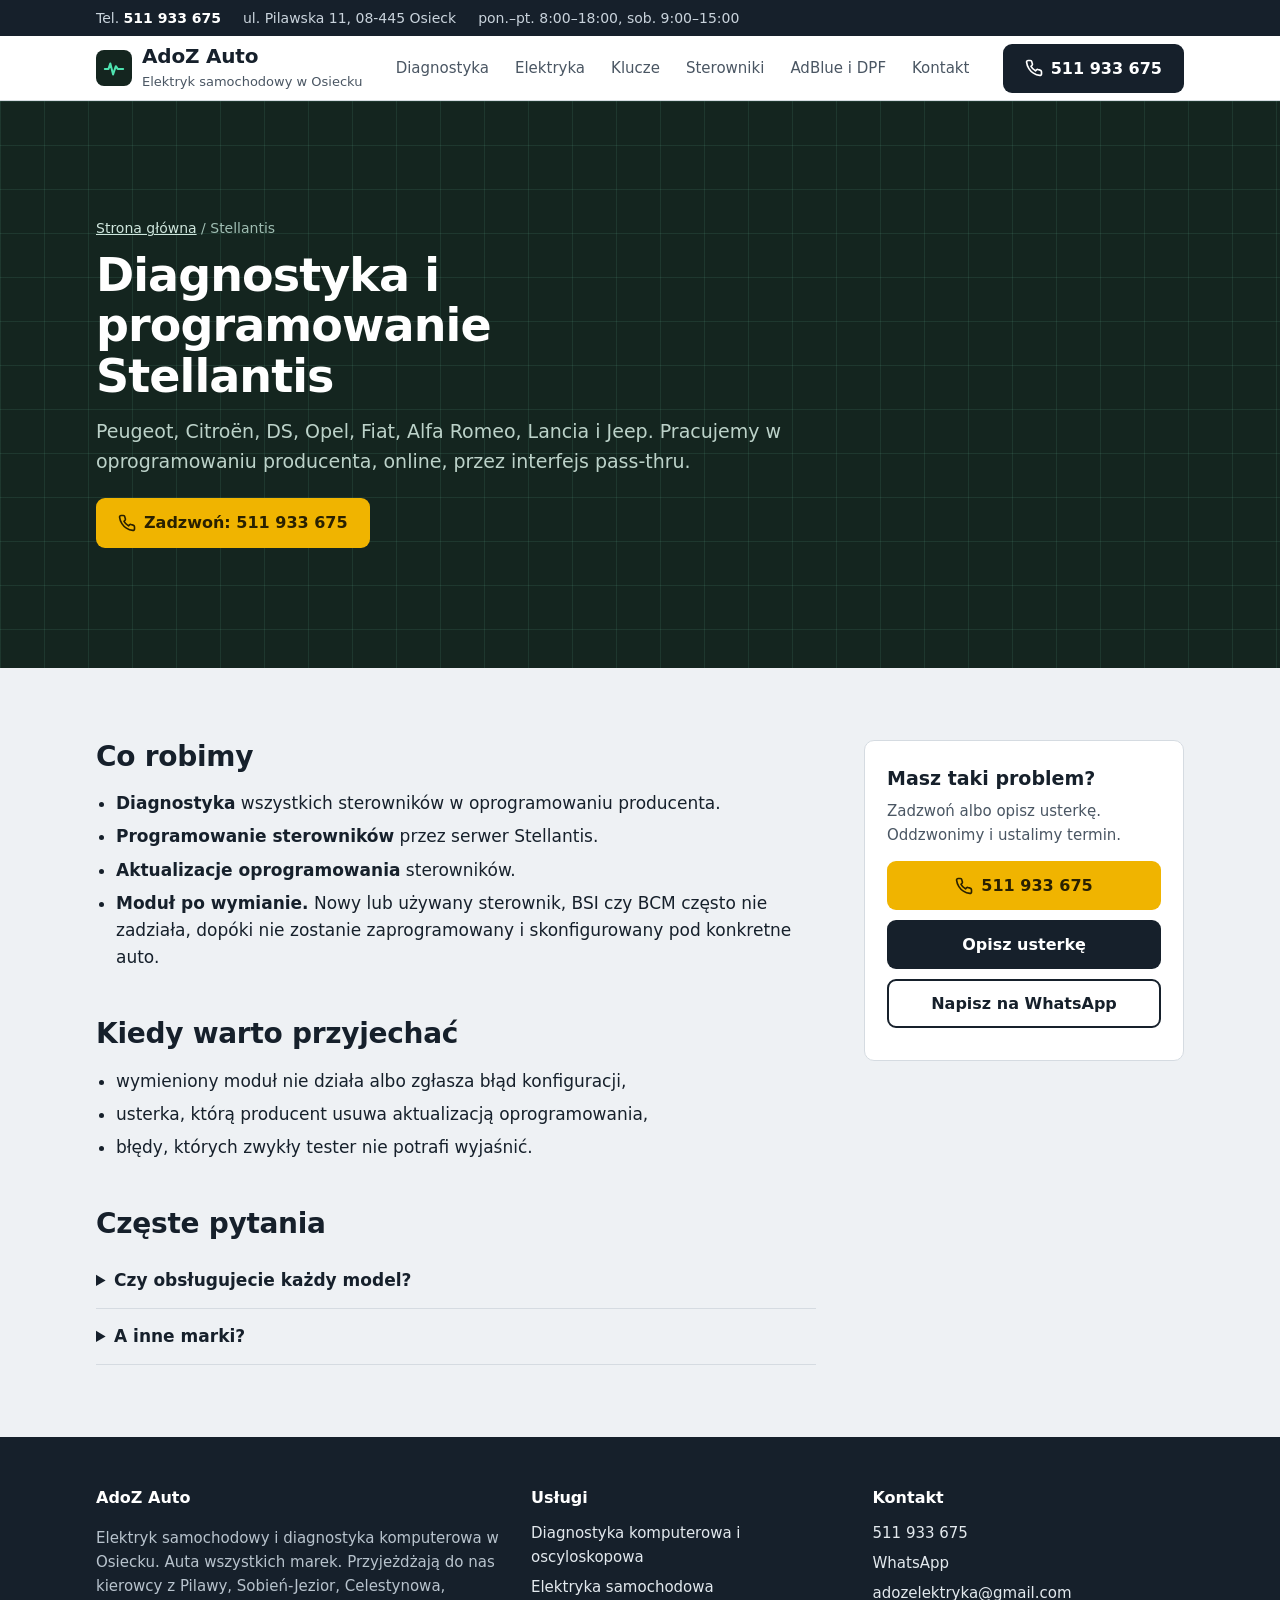
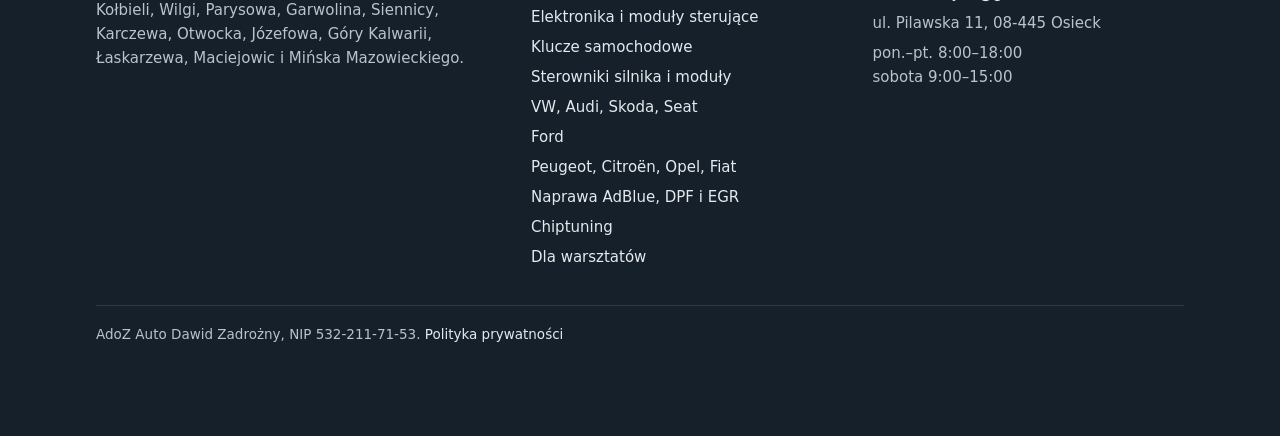
<file: stellantis-diagnostyka-i-programowanie.html>
<!doctype html>
<html lang="pl" class="no-js">
<head>
<meta charset="utf-8">
<meta name="viewport" content="width=device-width,initial-scale=1">
<title>Diagnostyka i programowanie Peugeot, Citroën, Opel, Fiat online Osieck | AdoZ Auto</title>
<meta name="description" content="Peugeot, Citroën, DS, Opel, Fiat, Alfa Romeo, Jeep w oprogramowaniu producenta Stellantis, online. Diagnostyka, programowanie i aktualizacje sterowników, konfiguracja modułów po wymianie. Osieck, Otwock, Garwolin.">
<link rel="canonical" href="https://adozelektryka.pl/stellantis-diagnostyka-i-programowanie.html">
<meta property="og:type" content="website">
<meta property="og:locale" content="pl_PL">
<meta property="og:site_name" content="AdoZ Auto">
<meta property="og:title" content="Diagnostyka i programowanie Peugeot, Citroën, Opel, Fiat online Osieck | AdoZ Auto">
<meta property="og:description" content="Peugeot, Citroën, DS, Opel, Fiat, Alfa Romeo, Jeep w oprogramowaniu producenta Stellantis, online. Diagnostyka, programowanie i aktualizacje sterowników, konfiguracja modułów po wymianie. Osieck, Otwock, Garwolin.">
<meta property="og:url" content="https://adozelektryka.pl/stellantis-diagnostyka-i-programowanie.html">
<meta property="og:image" content="https://adozelektryka.pl/og.png">
<meta property="og:image:width" content="1200">
<meta property="og:image:height" content="630">
<meta property="og:image:alt" content="AdoZ Auto, elektryk samochodowy w Osiecku, tel. 511 933 675">
<meta name="twitter:card" content="summary_large_image">
<meta name="theme-color" content="#14251f">
<link rel="icon" href="/favicon.ico" sizes="48x48">
<link rel="icon" href="/favicon.svg" type="image/svg+xml">
<link rel="icon" href="/icon-192.png" type="image/png" sizes="192x192">
<link rel="apple-touch-icon" href="/apple-touch-icon.png">
<link rel="stylesheet" href="style.css">
<script type="application/ld+json">{"@context": "https://schema.org", "@type": "AutoRepair", "name": "AdoZ Auto — Elektryk Samochodowy Osieck", "url": "https://adozelektryka.pl/", "logo": "https://adozelektryka.pl/icon-512.png", "image": "https://adozelektryka.pl/og.png", "telephone": "+48511933675", "email": "adozelektryka@gmail.com", "address": {"@type": "PostalAddress", "streetAddress": "Pilawska 11", "postalCode": "08-445", "addressLocality": "Osieck", "addressRegion": "mazowieckie", "addressCountry": "PL"}, "openingHoursSpecification": [{"@type": "OpeningHoursSpecification", "dayOfWeek": ["Monday", "Tuesday", "Wednesday", "Thursday", "Friday"], "opens": "08:00", "closes": "18:00"}, {"@type": "OpeningHoursSpecification", "dayOfWeek": "Saturday", "opens": "09:00", "closes": "15:00"}], "areaServed": ["Osieck", "Pilawa", "Sobienie-Jeziory", "Celestynów", "Kołbiel", "Wilga", "Parysów", "Garwolin", "Siennica", "Karczew", "Otwock", "Józefów", "Góra Kalwaria", "Łaskarzew", "Maciejowice", "Mińsk Mazowiecki"]}</script>
</head>
<body>
<a class="skip" href="#tresc">Przejdź do treści</a>
<div class="topbar"><div class="wrap">
<span>Tel. <a href="tel:+48511933675">511 933 675</a></span>
<span>ul. Pilawska 11, 08-445 Osieck</span>
<span>pon.–pt. 8:00–18:00, sob. 9:00–15:00</span>
</div></div>
<header class="site-header"><div class="wrap">
<a class="brand" href="./"><span class="brand-mark"><svg width="22" height="22" viewBox="0 0 24 24" fill="none" stroke="#4fe3b0" stroke-width="2.2" stroke-linecap="round" stroke-linejoin="round" aria-hidden="true"><path d="M2 13h4l2-6 3 12 3-9 2 3h6"/></svg></span><span><span class="brand-name">AdoZ Auto</span> <span class="brand-sub">Elektryk samochodowy w Osiecku</span></span></a>
<button class="nav-toggle" aria-expanded="false" aria-controls="nav">Menu</button>
<nav class="nav" id="nav" aria-label="Główne menu"><a href="diagnostyka-komputerowa.html">Diagnostyka</a><a href="elektryka-samochodowa.html">Elektryka</a><a href="klucze-samochodowe.html">Klucze</a><a href="sterowniki-i-moduly.html">Sterowniki</a><a href="naprawa-adblue-dpf-egr.html">AdBlue i DPF</a><a href="kontakt.html">Kontakt</a></nav>
<a class="btn btn-dark header-call" href="tel:+48511933675"><svg width="18" height="18" viewBox="0 0 24 24" fill="none" stroke="currentColor" stroke-width="2.2" stroke-linecap="round" stroke-linejoin="round" aria-hidden="true"><path d="M22 16.9v3a2 2 0 0 1-2.2 2 19.8 19.8 0 0 1-8.6-3.1 19.5 19.5 0 0 1-6-6A19.8 19.8 0 0 1 2.1 4.2 2 2 0 0 1 4.1 2h3a2 2 0 0 1 2 1.7c.1.9.4 1.8.7 2.7a2 2 0 0 1-.5 2.1L8 9.8a16 16 0 0 0 6 6l1.3-1.3a2 2 0 0 1 2.1-.4c.9.3 1.8.6 2.7.7a2 2 0 0 1 1.7 2z"/></svg>511 933 675</a>
</div></header>
<main id="tresc">

<section class="page-hero"><div class="wrap">
<div class="crumbs"><a href="./">Strona główna</a> / Stellantis</div>
<h1>Diagnostyka i programowanie Stellantis</h1><p>Peugeot, Citroën, DS, Opel, Fiat, Alfa Romeo, Lancia i Jeep. Pracujemy w oprogramowaniu producenta, online, przez interfejs pass-thru.</p>
<a class="btn btn-wire" href="tel:+48511933675"><svg width="18" height="18" viewBox="0 0 24 24" fill="none" stroke="currentColor" stroke-width="2.2" stroke-linecap="round" stroke-linejoin="round" aria-hidden="true"><path d="M22 16.9v3a2 2 0 0 1-2.2 2 19.8 19.8 0 0 1-8.6-3.1 19.5 19.5 0 0 1-6-6A19.8 19.8 0 0 1 2.1 4.2 2 2 0 0 1 4.1 2h3a2 2 0 0 1 2 1.7c.1.9.4 1.8.7 2.7a2 2 0 0 1-.5 2.1L8 9.8a16 16 0 0 0 6 6l1.3-1.3a2 2 0 0 1 2.1-.4c.9.3 1.8.6 2.7.7a2 2 0 0 1 1.7 2z"/></svg>Zadzwoń: 511 933 675</a>
</div></section>
<section><div class="wrap layout"><article class="prose"><h2>Co robimy</h2>
<ul>
<li><strong>Diagnostyka</strong> wszystkich sterowników w oprogramowaniu producenta.</li>
<li><strong>Programowanie sterowników</strong> przez serwer Stellantis.</li>
<li><strong>Aktualizacje oprogramowania</strong> sterowników.</li>
<li><strong>Moduł po wymianie.</strong> Nowy lub używany sterownik, BSI czy BCM często nie zadziała, dopóki nie zostanie zaprogramowany i skonfigurowany pod konkretne auto.</li>
</ul>
<h2>Kiedy warto przyjechać</h2>
<ul>
<li>wymieniony moduł nie działa albo zgłasza błąd konfiguracji,</li>
<li>usterka, którą producent usuwa aktualizacją oprogramowania,</li>
<li>błędy, których zwykły tester nie potrafi wyjaśnić.</li>
</ul>
<h2>Częste pytania</h2>
<details><summary>Czy obsługujecie każdy model?</summary><p>Zależy od modelu i rocznika. Zadzwoń i podaj markę, model, rok i co trzeba zrobić.</p></details>
<details><summary>A inne marki?</summary><p>Grupę VW i Forda też obsługujemy w oprogramowaniu producenta: <a href="vag-diagnostyka-i-kodowanie.html">VW, Audi, Skoda, Seat</a> i <a href="ford-diagnostyka-i-programowanie.html">Ford</a>. Pozostałe marki diagnozujemy testerami wielomarkowymi i pomiarami.</p></details></article><aside class="aside"><h2>Masz taki problem?</h2><p>Zadzwoń albo opisz usterkę. Oddzwonimy i ustalimy termin.</p>
<a class="btn btn-wire" href="tel:+48511933675"><svg width="18" height="18" viewBox="0 0 24 24" fill="none" stroke="currentColor" stroke-width="2.2" stroke-linecap="round" stroke-linejoin="round" aria-hidden="true"><path d="M22 16.9v3a2 2 0 0 1-2.2 2 19.8 19.8 0 0 1-8.6-3.1 19.5 19.5 0 0 1-6-6A19.8 19.8 0 0 1 2.1 4.2 2 2 0 0 1 4.1 2h3a2 2 0 0 1 2 1.7c.1.9.4 1.8.7 2.7a2 2 0 0 1-.5 2.1L8 9.8a16 16 0 0 0 6 6l1.3-1.3a2 2 0 0 1 2.1-.4c.9.3 1.8.6 2.7.7a2 2 0 0 1 1.7 2z"/></svg>511 933 675</a>
<a class="btn btn-dark" href="kontakt.html#zgloszenie">Opisz usterkę</a>
<a class="btn btn-line" href="https://wa.me/48511933675">Napisz na WhatsApp</a></aside></div></section>
</main>
<footer class="site-footer"><div class="wrap">
<div class="cols">
<div>
<h2>AdoZ Auto</h2>
<p>Elektryk samochodowy i diagnostyka komputerowa w Osiecku. Auta wszystkich marek. Przyjeżdżają do nas kierowcy z Pilawy, Sobień-Jezior, Celestynowa, Kołbieli, Wilgi, Parysowa, Garwolina, Siennicy, Karczewa, Otwocka, Józefowa, Góry Kalwarii, Łaskarzewa, Maciejowic i Mińska Mazowieckiego.</p>
</div>
<div>
<h2>Usługi</h2>
<ul>
<li><a href="diagnostyka-komputerowa.html">Diagnostyka komputerowa i oscyloskopowa</a></li>
<li><a href="elektryka-samochodowa.html">Elektryka samochodowa</a></li>
<li><a href="elektronika-moduly.html">Elektronika i moduły sterujące</a></li>
<li><a href="klucze-samochodowe.html">Klucze samochodowe</a></li>
<li><a href="sterowniki-i-moduly.html">Sterowniki silnika i moduły</a></li>
<li><a href="vag-diagnostyka-i-kodowanie.html">VW, Audi, Skoda, Seat</a></li>
<li><a href="ford-diagnostyka-i-programowanie.html">Ford</a></li>
<li><a href="stellantis-diagnostyka-i-programowanie.html">Peugeot, Citroën, Opel, Fiat</a></li>
<li><a href="naprawa-adblue-dpf-egr.html">Naprawa AdBlue, DPF i EGR</a></li>
<li><a href="chiptuning.html">Chiptuning</a></li>
<li><a href="dla-warsztatow.html">Dla warsztatów</a></li>
</ul>
</div>
<div>
<h2>Kontakt</h2>
<ul>
<li><a href="tel:+48511933675">511 933 675</a></li>
<li><a href="https://wa.me/48511933675">WhatsApp</a></li>
<li><a href="mailto:adozelektryka@gmail.com">adozelektryka@gmail.com</a></li>
<li>ul. Pilawska 11, 08-445 Osieck</li>
<li>pon.–pt. 8:00–18:00<br>sobota 9:00–15:00</li>
</ul>
</div>
</div>
<div class="legal">AdoZ Auto Dawid Zadrożny, NIP 532-211-71-53. <a href="polityka-prywatnosci.html">Polityka prywatności</a></div>
</div></footer>
<div class="callbar"><a class="btn btn-wire" href="tel:+48511933675"><svg width="18" height="18" viewBox="0 0 24 24" fill="none" stroke="currentColor" stroke-width="2.2" stroke-linecap="round" stroke-linejoin="round" aria-hidden="true"><path d="M22 16.9v3a2 2 0 0 1-2.2 2 19.8 19.8 0 0 1-8.6-3.1 19.5 19.5 0 0 1-6-6A19.8 19.8 0 0 1 2.1 4.2 2 2 0 0 1 4.1 2h3a2 2 0 0 1 2 1.7c.1.9.4 1.8.7 2.7a2 2 0 0 1-.5 2.1L8 9.8a16 16 0 0 0 6 6l1.3-1.3a2 2 0 0 1 2.1-.4c.9.3 1.8.6 2.7.7a2 2 0 0 1 1.7 2z"/></svg>Zadzwoń</a><a class="btn btn-dark" href="kontakt.html#zgloszenie">Zgłoś usterkę</a></div>
<script src="main.js"></script>
</body>
</html>
</file>
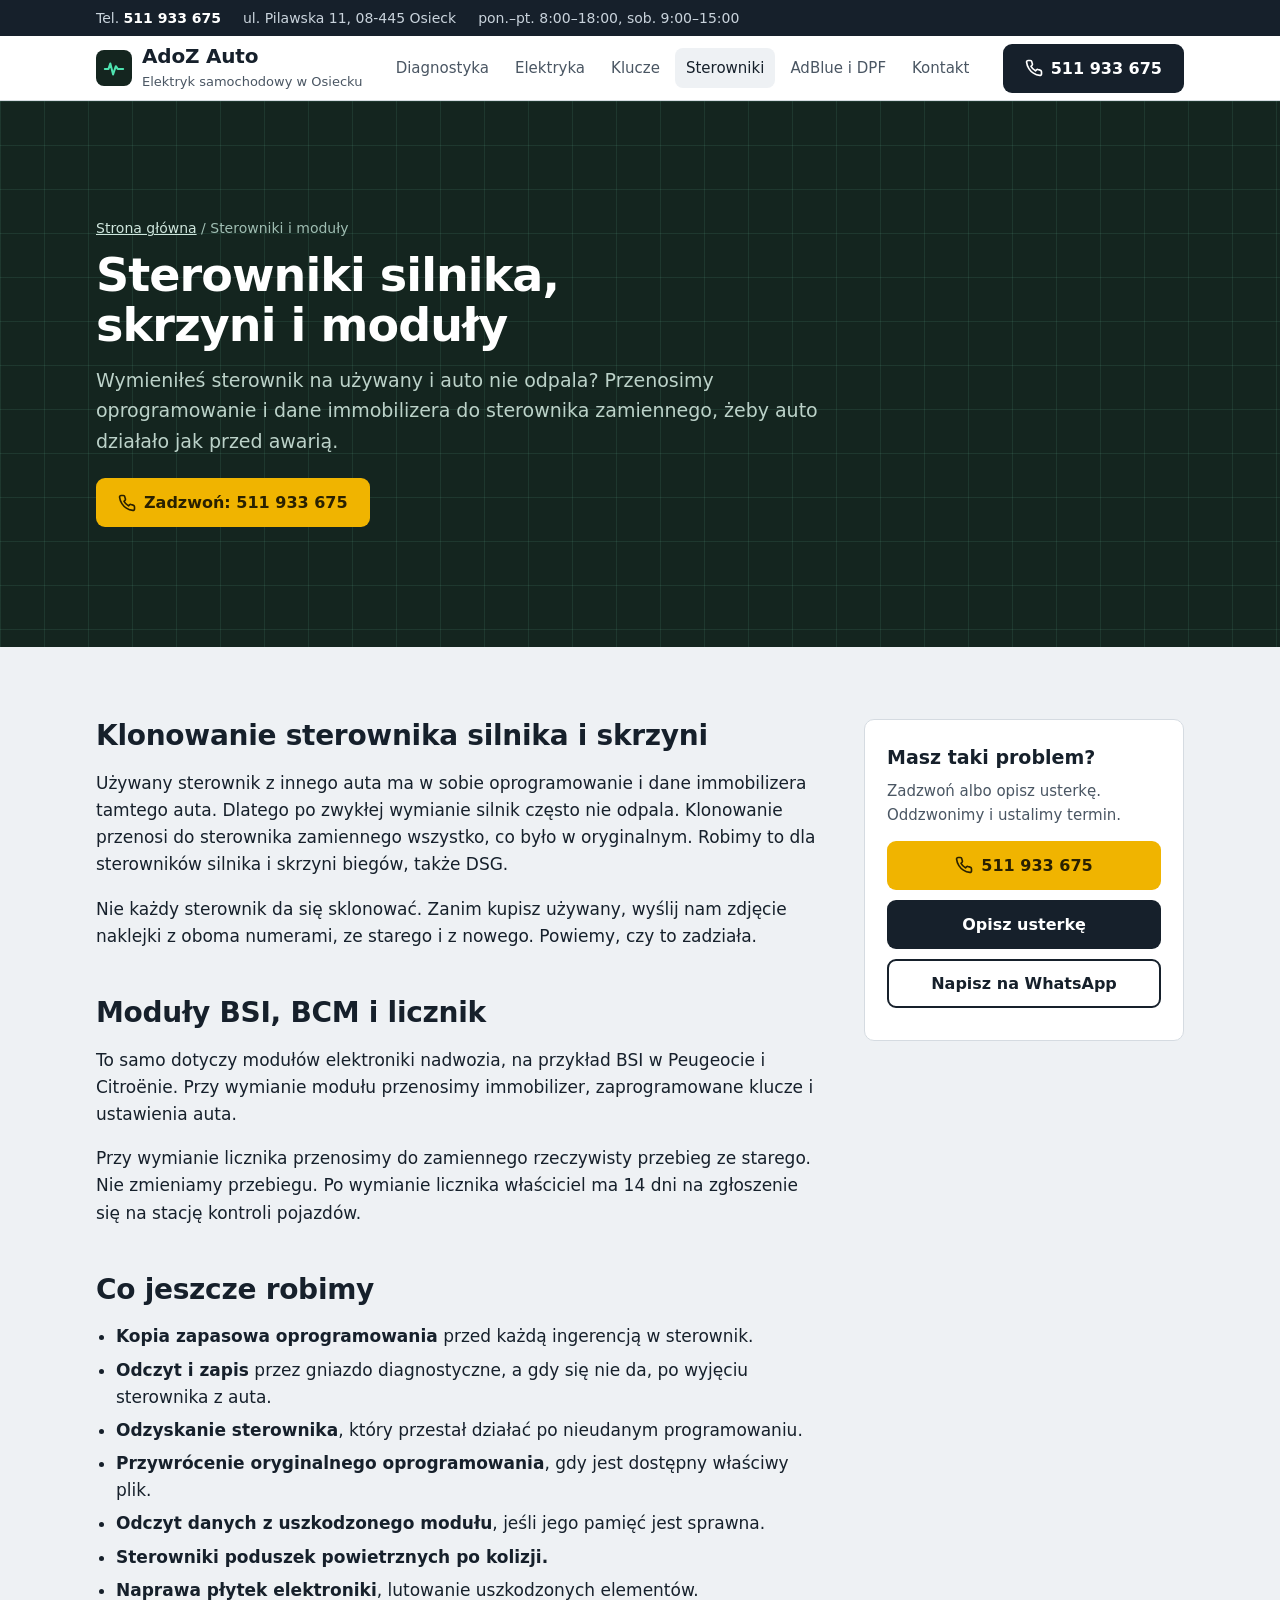
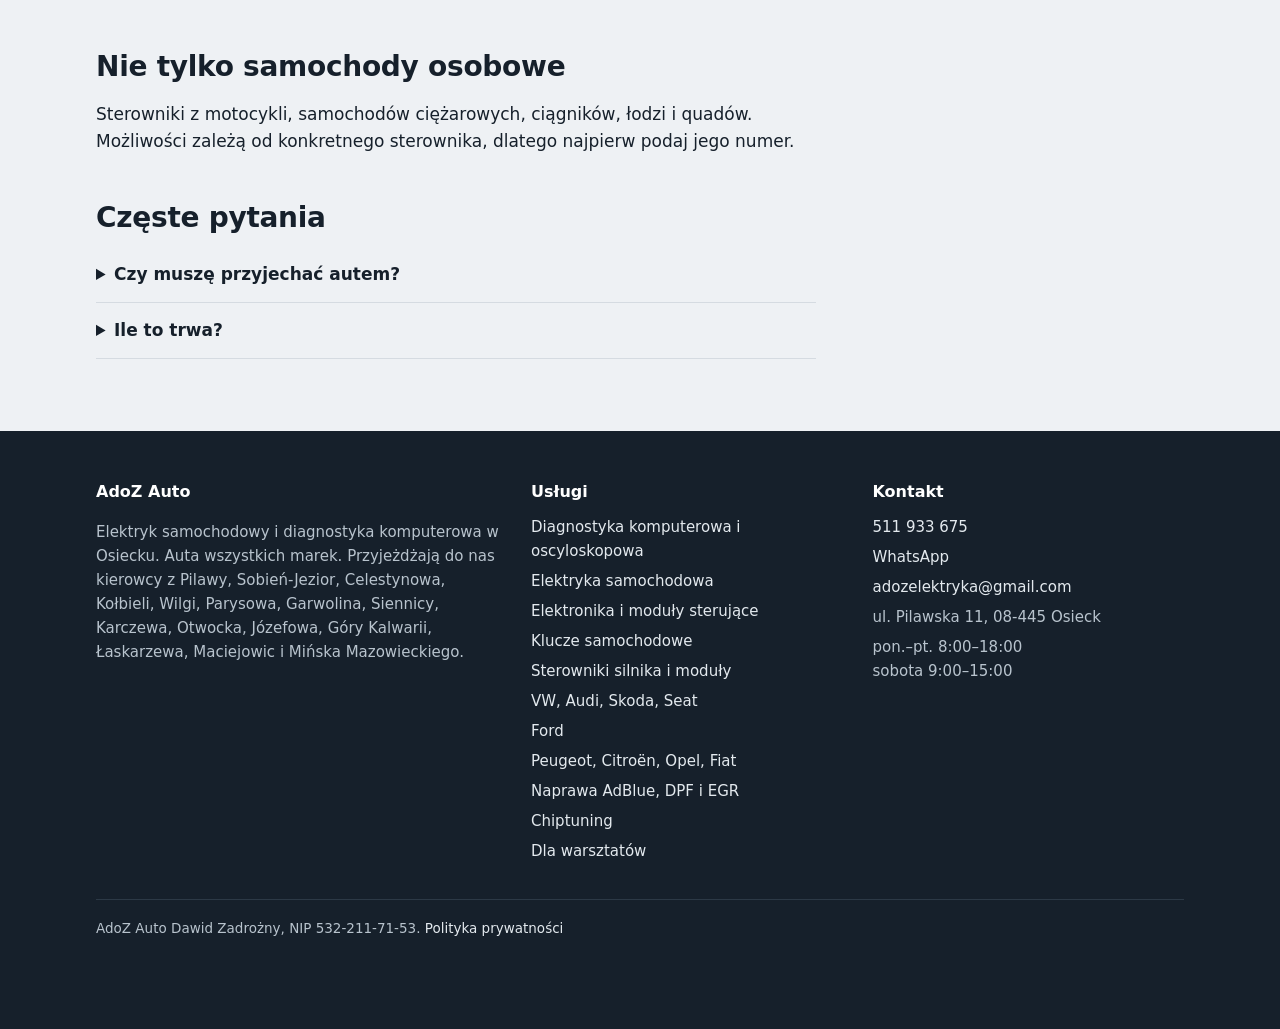
<file: sterowniki-i-moduly.html>
<!doctype html>
<html lang="pl" class="no-js">
<head>
<meta charset="utf-8">
<meta name="viewport" content="width=device-width,initial-scale=1">
<title>Klonowanie sterownika silnika, skrzyni i BSI Osieck | AdoZ Auto</title>
<meta name="description" content="Wymieniłeś sterownik na używany i auto nie odpala? Klonowanie sterowników silnika i skrzyni, także DSG, oraz modułów BSI i BCM. Kopia oprogramowania, odzyskiwanie sterowników.">
<link rel="canonical" href="https://adozelektryka.pl/sterowniki-i-moduly.html">
<meta property="og:type" content="website">
<meta property="og:locale" content="pl_PL">
<meta property="og:site_name" content="AdoZ Auto">
<meta property="og:title" content="Klonowanie sterownika silnika, skrzyni i BSI Osieck | AdoZ Auto">
<meta property="og:description" content="Wymieniłeś sterownik na używany i auto nie odpala? Klonowanie sterowników silnika i skrzyni, także DSG, oraz modułów BSI i BCM. Kopia oprogramowania, odzyskiwanie sterowników.">
<meta property="og:url" content="https://adozelektryka.pl/sterowniki-i-moduly.html">
<meta property="og:image" content="https://adozelektryka.pl/og.png">
<meta property="og:image:width" content="1200">
<meta property="og:image:height" content="630">
<meta property="og:image:alt" content="AdoZ Auto, elektryk samochodowy w Osiecku, tel. 511 933 675">
<meta name="twitter:card" content="summary_large_image">
<meta name="theme-color" content="#14251f">
<link rel="icon" href="/favicon.ico" sizes="48x48">
<link rel="icon" href="/favicon.svg" type="image/svg+xml">
<link rel="icon" href="/icon-192.png" type="image/png" sizes="192x192">
<link rel="apple-touch-icon" href="/apple-touch-icon.png">
<link rel="stylesheet" href="style.css">
<script type="application/ld+json">{"@context": "https://schema.org", "@type": "AutoRepair", "name": "AdoZ Auto — Elektryk Samochodowy Osieck", "url": "https://adozelektryka.pl/", "logo": "https://adozelektryka.pl/icon-512.png", "image": "https://adozelektryka.pl/og.png", "telephone": "+48511933675", "email": "adozelektryka@gmail.com", "address": {"@type": "PostalAddress", "streetAddress": "Pilawska 11", "postalCode": "08-445", "addressLocality": "Osieck", "addressRegion": "mazowieckie", "addressCountry": "PL"}, "openingHoursSpecification": [{"@type": "OpeningHoursSpecification", "dayOfWeek": ["Monday", "Tuesday", "Wednesday", "Thursday", "Friday"], "opens": "08:00", "closes": "18:00"}, {"@type": "OpeningHoursSpecification", "dayOfWeek": "Saturday", "opens": "09:00", "closes": "15:00"}], "areaServed": ["Osieck", "Pilawa", "Sobienie-Jeziory", "Celestynów", "Kołbiel", "Wilga", "Parysów", "Garwolin", "Siennica", "Karczew", "Otwock", "Józefów", "Góra Kalwaria", "Łaskarzew", "Maciejowice", "Mińsk Mazowiecki"]}</script>
</head>
<body>
<a class="skip" href="#tresc">Przejdź do treści</a>
<div class="topbar"><div class="wrap">
<span>Tel. <a href="tel:+48511933675">511 933 675</a></span>
<span>ul. Pilawska 11, 08-445 Osieck</span>
<span>pon.–pt. 8:00–18:00, sob. 9:00–15:00</span>
</div></div>
<header class="site-header"><div class="wrap">
<a class="brand" href="./"><span class="brand-mark"><svg width="22" height="22" viewBox="0 0 24 24" fill="none" stroke="#4fe3b0" stroke-width="2.2" stroke-linecap="round" stroke-linejoin="round" aria-hidden="true"><path d="M2 13h4l2-6 3 12 3-9 2 3h6"/></svg></span><span><span class="brand-name">AdoZ Auto</span> <span class="brand-sub">Elektryk samochodowy w Osiecku</span></span></a>
<button class="nav-toggle" aria-expanded="false" aria-controls="nav">Menu</button>
<nav class="nav" id="nav" aria-label="Główne menu"><a href="diagnostyka-komputerowa.html">Diagnostyka</a><a href="elektryka-samochodowa.html">Elektryka</a><a href="klucze-samochodowe.html">Klucze</a><a href="sterowniki-i-moduly.html" aria-current="page">Sterowniki</a><a href="naprawa-adblue-dpf-egr.html">AdBlue i DPF</a><a href="kontakt.html">Kontakt</a></nav>
<a class="btn btn-dark header-call" href="tel:+48511933675"><svg width="18" height="18" viewBox="0 0 24 24" fill="none" stroke="currentColor" stroke-width="2.2" stroke-linecap="round" stroke-linejoin="round" aria-hidden="true"><path d="M22 16.9v3a2 2 0 0 1-2.2 2 19.8 19.8 0 0 1-8.6-3.1 19.5 19.5 0 0 1-6-6A19.8 19.8 0 0 1 2.1 4.2 2 2 0 0 1 4.1 2h3a2 2 0 0 1 2 1.7c.1.9.4 1.8.7 2.7a2 2 0 0 1-.5 2.1L8 9.8a16 16 0 0 0 6 6l1.3-1.3a2 2 0 0 1 2.1-.4c.9.3 1.8.6 2.7.7a2 2 0 0 1 1.7 2z"/></svg>511 933 675</a>
</div></header>
<main id="tresc">

<section class="page-hero"><div class="wrap">
<div class="crumbs"><a href="./">Strona główna</a> / Sterowniki i moduły</div>
<h1>Sterowniki silnika, skrzyni i moduły</h1><p>Wymieniłeś sterownik na używany i auto nie odpala? Przenosimy oprogramowanie i dane immobilizera do sterownika zamiennego, żeby auto działało jak przed awarią.</p>
<a class="btn btn-wire" href="tel:+48511933675"><svg width="18" height="18" viewBox="0 0 24 24" fill="none" stroke="currentColor" stroke-width="2.2" stroke-linecap="round" stroke-linejoin="round" aria-hidden="true"><path d="M22 16.9v3a2 2 0 0 1-2.2 2 19.8 19.8 0 0 1-8.6-3.1 19.5 19.5 0 0 1-6-6A19.8 19.8 0 0 1 2.1 4.2 2 2 0 0 1 4.1 2h3a2 2 0 0 1 2 1.7c.1.9.4 1.8.7 2.7a2 2 0 0 1-.5 2.1L8 9.8a16 16 0 0 0 6 6l1.3-1.3a2 2 0 0 1 2.1-.4c.9.3 1.8.6 2.7.7a2 2 0 0 1 1.7 2z"/></svg>Zadzwoń: 511 933 675</a>
</div></section>
<section><div class="wrap layout"><article class="prose"><h2>Klonowanie sterownika silnika i skrzyni</h2>
<p>Używany sterownik z innego auta ma w sobie oprogramowanie i dane immobilizera tamtego auta. Dlatego po zwykłej wymianie silnik często nie odpala. Klonowanie przenosi do sterownika zamiennego wszystko, co było w oryginalnym. Robimy to dla sterowników silnika i skrzyni biegów, także DSG.</p>
<p>Nie każdy sterownik da się sklonować. Zanim kupisz używany, wyślij nam zdjęcie naklejki z oboma numerami, ze starego i z nowego. Powiemy, czy to zadziała.</p>
<h2>Moduły BSI, BCM i licznik</h2>
<p>To samo dotyczy modułów elektroniki nadwozia, na przykład BSI w Peugeocie i Citroënie. Przy wymianie modułu przenosimy immobilizer, zaprogramowane klucze i ustawienia auta.</p>
<p>Przy wymianie licznika przenosimy do zamiennego rzeczywisty przebieg ze starego. Nie zmieniamy przebiegu. Po wymianie licznika właściciel ma 14 dni na zgłoszenie się na stację kontroli pojazdów.</p>
<h2>Co jeszcze robimy</h2>
<ul>
<li><strong>Kopia zapasowa oprogramowania</strong> przed każdą ingerencją w sterownik.</li>
<li><strong>Odczyt i zapis</strong> przez gniazdo diagnostyczne, a gdy się nie da, po wyjęciu sterownika z auta.</li>
<li><strong>Odzyskanie sterownika</strong>, który przestał działać po nieudanym programowaniu.</li>
<li><strong>Przywrócenie oryginalnego oprogramowania</strong>, gdy jest dostępny właściwy plik.</li>
<li><strong>Odczyt danych z uszkodzonego modułu</strong>, jeśli jego pamięć jest sprawna.</li>
<li><strong>Sterowniki poduszek powietrznych po kolizji.</strong></li>
<li><strong>Naprawa płytek elektroniki</strong>, lutowanie uszkodzonych elementów.</li>
</ul>
<h2>Nie tylko samochody osobowe</h2>
<p>Sterowniki z motocykli, samochodów ciężarowych, ciągników, łodzi i quadów. Możliwości zależą od konkretnego sterownika, dlatego najpierw podaj jego numer.</p>
<h2>Częste pytania</h2>
<details><summary>Czy muszę przyjechać autem?</summary><p>Nie zawsze. Przy klonowaniu często wystarczą oba sterowniki. Warsztaty mogą je przysłać kurierem, opis jest na stronie <a href="dla-warsztatow.html">Dla warsztatów</a>.</p></details>
<details><summary>Ile to trwa?</summary><p>Zależy od sterownika. Po numerze powiemy, czego się spodziewać.</p></details></article><aside class="aside"><h2>Masz taki problem?</h2><p>Zadzwoń albo opisz usterkę. Oddzwonimy i ustalimy termin.</p>
<a class="btn btn-wire" href="tel:+48511933675"><svg width="18" height="18" viewBox="0 0 24 24" fill="none" stroke="currentColor" stroke-width="2.2" stroke-linecap="round" stroke-linejoin="round" aria-hidden="true"><path d="M22 16.9v3a2 2 0 0 1-2.2 2 19.8 19.8 0 0 1-8.6-3.1 19.5 19.5 0 0 1-6-6A19.8 19.8 0 0 1 2.1 4.2 2 2 0 0 1 4.1 2h3a2 2 0 0 1 2 1.7c.1.9.4 1.8.7 2.7a2 2 0 0 1-.5 2.1L8 9.8a16 16 0 0 0 6 6l1.3-1.3a2 2 0 0 1 2.1-.4c.9.3 1.8.6 2.7.7a2 2 0 0 1 1.7 2z"/></svg>511 933 675</a>
<a class="btn btn-dark" href="kontakt.html#zgloszenie">Opisz usterkę</a>
<a class="btn btn-line" href="https://wa.me/48511933675">Napisz na WhatsApp</a></aside></div></section>
</main>
<footer class="site-footer"><div class="wrap">
<div class="cols">
<div>
<h2>AdoZ Auto</h2>
<p>Elektryk samochodowy i diagnostyka komputerowa w Osiecku. Auta wszystkich marek. Przyjeżdżają do nas kierowcy z Pilawy, Sobień-Jezior, Celestynowa, Kołbieli, Wilgi, Parysowa, Garwolina, Siennicy, Karczewa, Otwocka, Józefowa, Góry Kalwarii, Łaskarzewa, Maciejowic i Mińska Mazowieckiego.</p>
</div>
<div>
<h2>Usługi</h2>
<ul>
<li><a href="diagnostyka-komputerowa.html">Diagnostyka komputerowa i oscyloskopowa</a></li>
<li><a href="elektryka-samochodowa.html">Elektryka samochodowa</a></li>
<li><a href="elektronika-moduly.html">Elektronika i moduły sterujące</a></li>
<li><a href="klucze-samochodowe.html">Klucze samochodowe</a></li>
<li><a href="sterowniki-i-moduly.html">Sterowniki silnika i moduły</a></li>
<li><a href="vag-diagnostyka-i-kodowanie.html">VW, Audi, Skoda, Seat</a></li>
<li><a href="ford-diagnostyka-i-programowanie.html">Ford</a></li>
<li><a href="stellantis-diagnostyka-i-programowanie.html">Peugeot, Citroën, Opel, Fiat</a></li>
<li><a href="naprawa-adblue-dpf-egr.html">Naprawa AdBlue, DPF i EGR</a></li>
<li><a href="chiptuning.html">Chiptuning</a></li>
<li><a href="dla-warsztatow.html">Dla warsztatów</a></li>
</ul>
</div>
<div>
<h2>Kontakt</h2>
<ul>
<li><a href="tel:+48511933675">511 933 675</a></li>
<li><a href="https://wa.me/48511933675">WhatsApp</a></li>
<li><a href="mailto:adozelektryka@gmail.com">adozelektryka@gmail.com</a></li>
<li>ul. Pilawska 11, 08-445 Osieck</li>
<li>pon.–pt. 8:00–18:00<br>sobota 9:00–15:00</li>
</ul>
</div>
</div>
<div class="legal">AdoZ Auto Dawid Zadrożny, NIP 532-211-71-53. <a href="polityka-prywatnosci.html">Polityka prywatności</a></div>
</div></footer>
<div class="callbar"><a class="btn btn-wire" href="tel:+48511933675"><svg width="18" height="18" viewBox="0 0 24 24" fill="none" stroke="currentColor" stroke-width="2.2" stroke-linecap="round" stroke-linejoin="round" aria-hidden="true"><path d="M22 16.9v3a2 2 0 0 1-2.2 2 19.8 19.8 0 0 1-8.6-3.1 19.5 19.5 0 0 1-6-6A19.8 19.8 0 0 1 2.1 4.2 2 2 0 0 1 4.1 2h3a2 2 0 0 1 2 1.7c.1.9.4 1.8.7 2.7a2 2 0 0 1-.5 2.1L8 9.8a16 16 0 0 0 6 6l1.3-1.3a2 2 0 0 1 2.1-.4c.9.3 1.8.6 2.7.7a2 2 0 0 1 1.7 2z"/></svg>Zadzwoń</a><a class="btn btn-dark" href="kontakt.html#zgloszenie">Zgłoś usterkę</a></div>
<script src="main.js"></script>
</body>
</html>
</file>
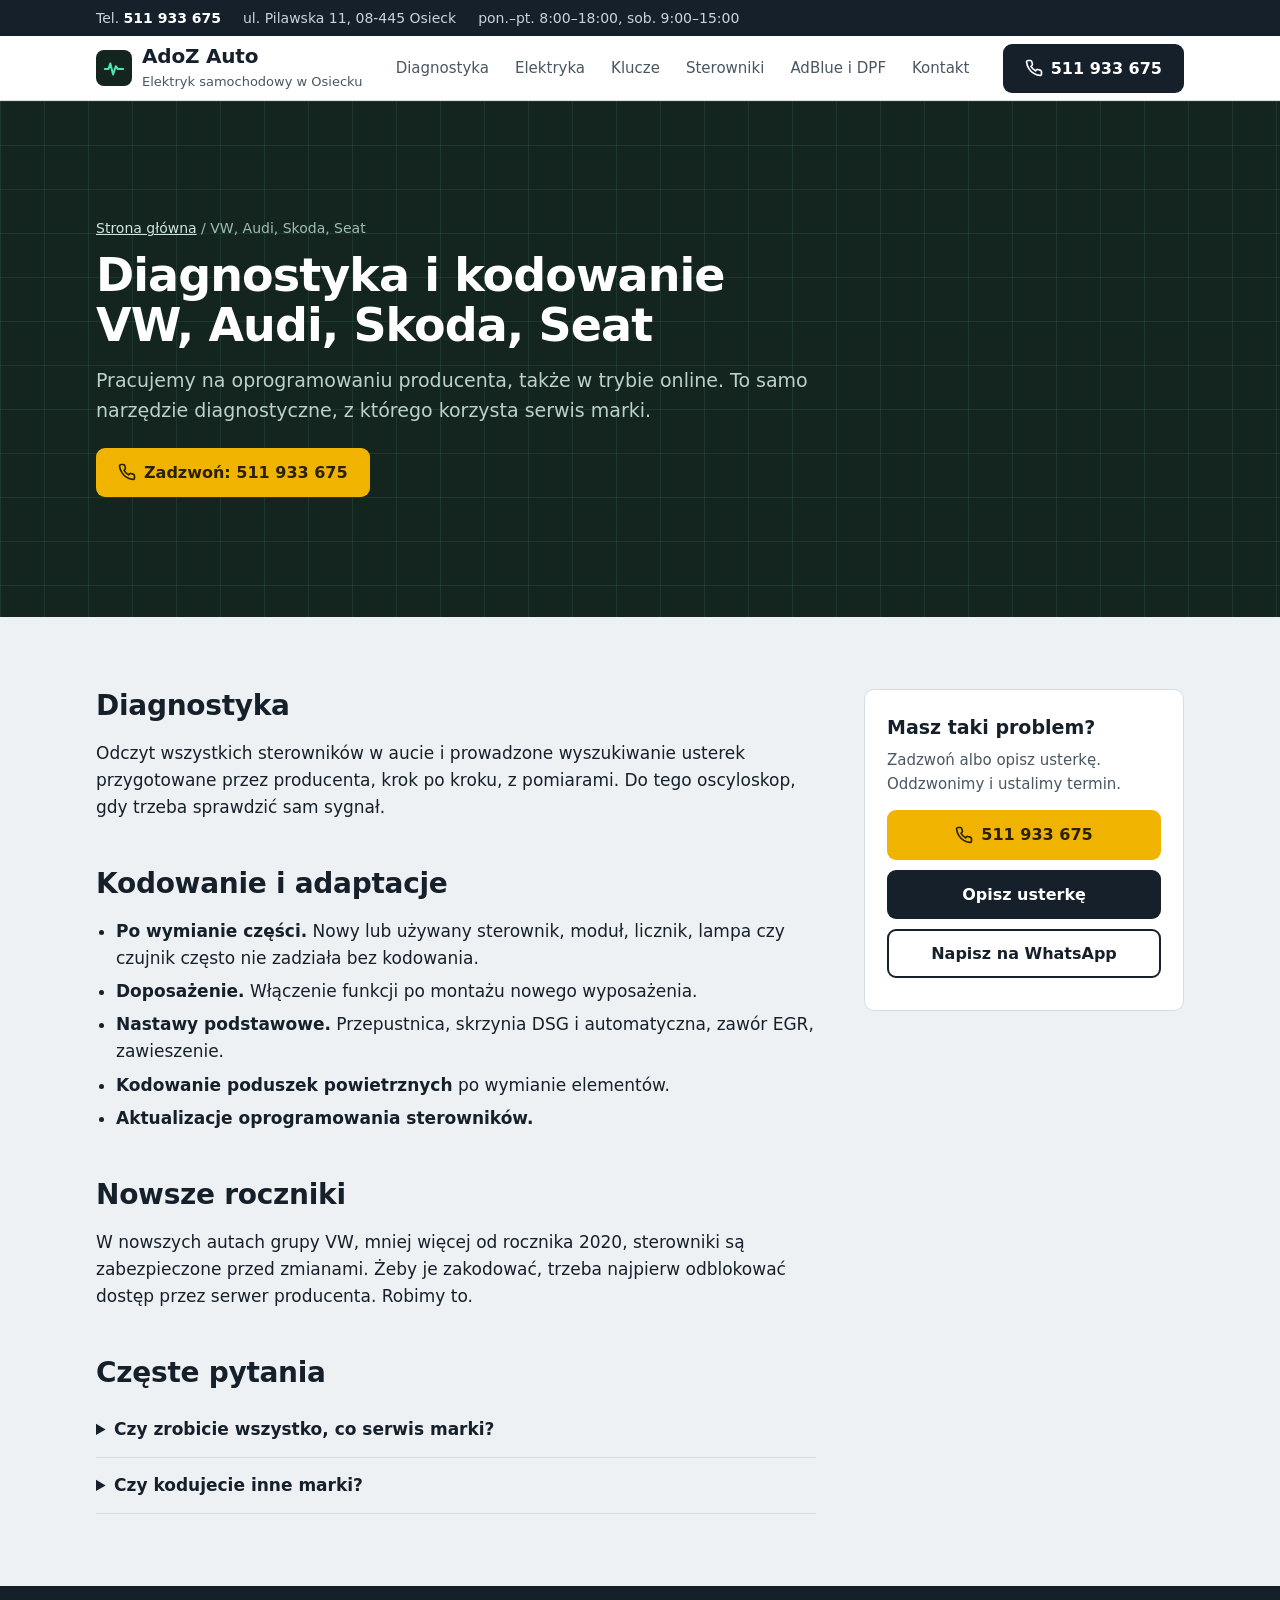
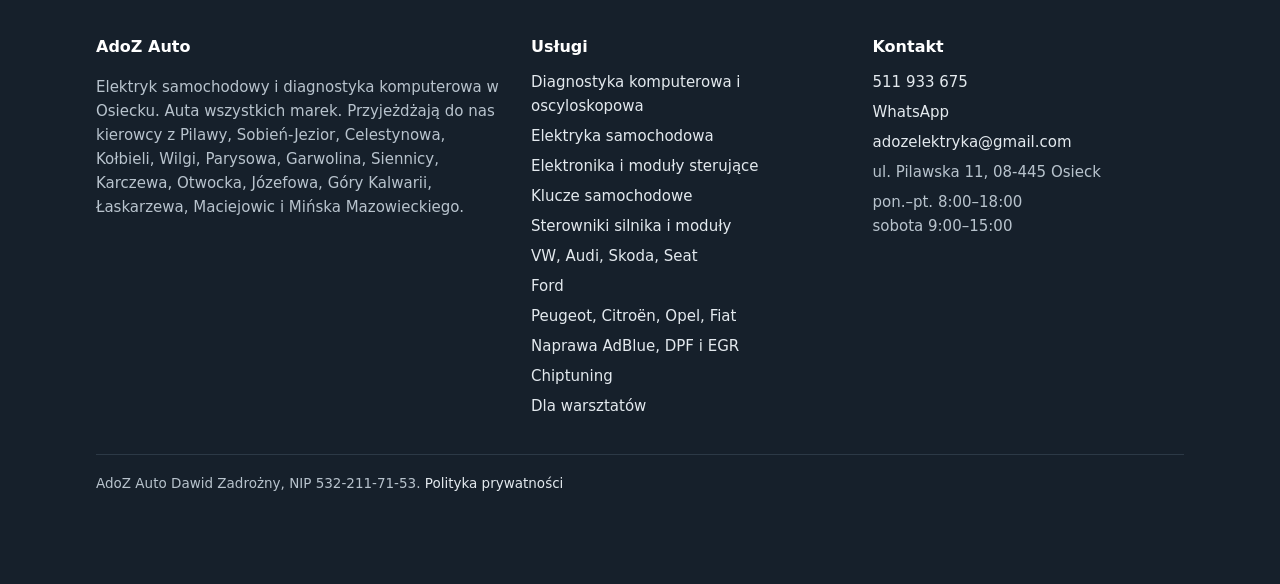
<file: vag-diagnostyka-i-kodowanie.html>
<!doctype html>
<html lang="pl" class="no-js">
<head>
<meta charset="utf-8">
<meta name="viewport" content="width=device-width,initial-scale=1">
<title>Diagnostyka i kodowanie VW, Audi, Skoda, Seat Osieck | AdoZ Auto</title>
<meta name="description" content="Diagnostyka, kodowanie i adaptacje Volkswagena, Audi, Skody i Seata w oprogramowaniu producenta, także online. Kodowanie po wymianie części i doposażeniu. Osieck, Otwock, Garwolin.">
<link rel="canonical" href="https://adozelektryka.pl/vag-diagnostyka-i-kodowanie.html">
<meta property="og:type" content="website">
<meta property="og:locale" content="pl_PL">
<meta property="og:site_name" content="AdoZ Auto">
<meta property="og:title" content="Diagnostyka i kodowanie VW, Audi, Skoda, Seat Osieck | AdoZ Auto">
<meta property="og:description" content="Diagnostyka, kodowanie i adaptacje Volkswagena, Audi, Skody i Seata w oprogramowaniu producenta, także online. Kodowanie po wymianie części i doposażeniu. Osieck, Otwock, Garwolin.">
<meta property="og:url" content="https://adozelektryka.pl/vag-diagnostyka-i-kodowanie.html">
<meta property="og:image" content="https://adozelektryka.pl/og.png">
<meta property="og:image:width" content="1200">
<meta property="og:image:height" content="630">
<meta property="og:image:alt" content="AdoZ Auto, elektryk samochodowy w Osiecku, tel. 511 933 675">
<meta name="twitter:card" content="summary_large_image">
<meta name="theme-color" content="#14251f">
<link rel="icon" href="/favicon.ico" sizes="48x48">
<link rel="icon" href="/favicon.svg" type="image/svg+xml">
<link rel="icon" href="/icon-192.png" type="image/png" sizes="192x192">
<link rel="apple-touch-icon" href="/apple-touch-icon.png">
<link rel="stylesheet" href="style.css">
<script type="application/ld+json">{"@context": "https://schema.org", "@type": "AutoRepair", "name": "AdoZ Auto — Elektryk Samochodowy Osieck", "url": "https://adozelektryka.pl/", "logo": "https://adozelektryka.pl/icon-512.png", "image": "https://adozelektryka.pl/og.png", "telephone": "+48511933675", "email": "adozelektryka@gmail.com", "address": {"@type": "PostalAddress", "streetAddress": "Pilawska 11", "postalCode": "08-445", "addressLocality": "Osieck", "addressRegion": "mazowieckie", "addressCountry": "PL"}, "openingHoursSpecification": [{"@type": "OpeningHoursSpecification", "dayOfWeek": ["Monday", "Tuesday", "Wednesday", "Thursday", "Friday"], "opens": "08:00", "closes": "18:00"}, {"@type": "OpeningHoursSpecification", "dayOfWeek": "Saturday", "opens": "09:00", "closes": "15:00"}], "areaServed": ["Osieck", "Pilawa", "Sobienie-Jeziory", "Celestynów", "Kołbiel", "Wilga", "Parysów", "Garwolin", "Siennica", "Karczew", "Otwock", "Józefów", "Góra Kalwaria", "Łaskarzew", "Maciejowice", "Mińsk Mazowiecki"]}</script>
</head>
<body>
<a class="skip" href="#tresc">Przejdź do treści</a>
<div class="topbar"><div class="wrap">
<span>Tel. <a href="tel:+48511933675">511 933 675</a></span>
<span>ul. Pilawska 11, 08-445 Osieck</span>
<span>pon.–pt. 8:00–18:00, sob. 9:00–15:00</span>
</div></div>
<header class="site-header"><div class="wrap">
<a class="brand" href="./"><span class="brand-mark"><svg width="22" height="22" viewBox="0 0 24 24" fill="none" stroke="#4fe3b0" stroke-width="2.2" stroke-linecap="round" stroke-linejoin="round" aria-hidden="true"><path d="M2 13h4l2-6 3 12 3-9 2 3h6"/></svg></span><span><span class="brand-name">AdoZ Auto</span> <span class="brand-sub">Elektryk samochodowy w Osiecku</span></span></a>
<button class="nav-toggle" aria-expanded="false" aria-controls="nav">Menu</button>
<nav class="nav" id="nav" aria-label="Główne menu"><a href="diagnostyka-komputerowa.html">Diagnostyka</a><a href="elektryka-samochodowa.html">Elektryka</a><a href="klucze-samochodowe.html">Klucze</a><a href="sterowniki-i-moduly.html">Sterowniki</a><a href="naprawa-adblue-dpf-egr.html">AdBlue i DPF</a><a href="kontakt.html">Kontakt</a></nav>
<a class="btn btn-dark header-call" href="tel:+48511933675"><svg width="18" height="18" viewBox="0 0 24 24" fill="none" stroke="currentColor" stroke-width="2.2" stroke-linecap="round" stroke-linejoin="round" aria-hidden="true"><path d="M22 16.9v3a2 2 0 0 1-2.2 2 19.8 19.8 0 0 1-8.6-3.1 19.5 19.5 0 0 1-6-6A19.8 19.8 0 0 1 2.1 4.2 2 2 0 0 1 4.1 2h3a2 2 0 0 1 2 1.7c.1.9.4 1.8.7 2.7a2 2 0 0 1-.5 2.1L8 9.8a16 16 0 0 0 6 6l1.3-1.3a2 2 0 0 1 2.1-.4c.9.3 1.8.6 2.7.7a2 2 0 0 1 1.7 2z"/></svg>511 933 675</a>
</div></header>
<main id="tresc">

<section class="page-hero"><div class="wrap">
<div class="crumbs"><a href="./">Strona główna</a> / VW, Audi, Skoda, Seat</div>
<h1>Diagnostyka i kodowanie VW, Audi, Skoda, Seat</h1><p>Pracujemy na oprogramowaniu producenta, także w trybie online. To samo narzędzie diagnostyczne, z którego korzysta serwis marki.</p>
<a class="btn btn-wire" href="tel:+48511933675"><svg width="18" height="18" viewBox="0 0 24 24" fill="none" stroke="currentColor" stroke-width="2.2" stroke-linecap="round" stroke-linejoin="round" aria-hidden="true"><path d="M22 16.9v3a2 2 0 0 1-2.2 2 19.8 19.8 0 0 1-8.6-3.1 19.5 19.5 0 0 1-6-6A19.8 19.8 0 0 1 2.1 4.2 2 2 0 0 1 4.1 2h3a2 2 0 0 1 2 1.7c.1.9.4 1.8.7 2.7a2 2 0 0 1-.5 2.1L8 9.8a16 16 0 0 0 6 6l1.3-1.3a2 2 0 0 1 2.1-.4c.9.3 1.8.6 2.7.7a2 2 0 0 1 1.7 2z"/></svg>Zadzwoń: 511 933 675</a>
</div></section>
<section><div class="wrap layout"><article class="prose"><h2>Diagnostyka</h2>
<p>Odczyt wszystkich sterowników w aucie i prowadzone wyszukiwanie usterek przygotowane przez producenta, krok po kroku, z pomiarami. Do tego oscyloskop, gdy trzeba sprawdzić sam sygnał.</p>
<h2>Kodowanie i adaptacje</h2>
<ul>
<li><strong>Po wymianie części.</strong> Nowy lub używany sterownik, moduł, licznik, lampa czy czujnik często nie zadziała bez kodowania.</li>
<li><strong>Doposażenie.</strong> Włączenie funkcji po montażu nowego wyposażenia.</li>
<li><strong>Nastawy podstawowe.</strong> Przepustnica, skrzynia DSG i automatyczna, zawór EGR, zawieszenie.</li>
<li><strong>Kodowanie poduszek powietrznych</strong> po wymianie elementów.</li>
<li><strong>Aktualizacje oprogramowania sterowników.</strong></li>
</ul>
<h2>Nowsze roczniki</h2>
<p>W nowszych autach grupy VW, mniej więcej od rocznika 2020, sterowniki są zabezpieczone przed zmianami. Żeby je zakodować, trzeba najpierw odblokować dostęp przez serwer producenta. Robimy to.</p>
<h2>Częste pytania</h2>
<details><summary>Czy zrobicie wszystko, co serwis marki?</summary><p>Większość. Kilka funkcji wymaga uprawnień, które producent daje tylko swoim serwisom, na przykład zdjęcie ochrony komponentów. Zadzwoń i powiedz, co trzeba zrobić. Powiemy przed przyjazdem.</p></details>
<details><summary>Czy kodujecie inne marki?</summary><p>Tak. Fordy obsługujemy w oprogramowaniu producenta online, więcej na stronie <a href="ford-diagnostyka-i-programowanie.html">Ford</a>. Marki Stellantis, czyli Peugeota, Citroëna, Opla, Fiata i Jeepa, również w oprogramowaniu producenta, więcej na stronie <a href="stellantis-diagnostyka-i-programowanie.html">Stellantis</a>. Pozostałe marki kodujemy po wymianie modułu, zakres zależy od marki i rocznika.</p></details></article><aside class="aside"><h2>Masz taki problem?</h2><p>Zadzwoń albo opisz usterkę. Oddzwonimy i ustalimy termin.</p>
<a class="btn btn-wire" href="tel:+48511933675"><svg width="18" height="18" viewBox="0 0 24 24" fill="none" stroke="currentColor" stroke-width="2.2" stroke-linecap="round" stroke-linejoin="round" aria-hidden="true"><path d="M22 16.9v3a2 2 0 0 1-2.2 2 19.8 19.8 0 0 1-8.6-3.1 19.5 19.5 0 0 1-6-6A19.8 19.8 0 0 1 2.1 4.2 2 2 0 0 1 4.1 2h3a2 2 0 0 1 2 1.7c.1.9.4 1.8.7 2.7a2 2 0 0 1-.5 2.1L8 9.8a16 16 0 0 0 6 6l1.3-1.3a2 2 0 0 1 2.1-.4c.9.3 1.8.6 2.7.7a2 2 0 0 1 1.7 2z"/></svg>511 933 675</a>
<a class="btn btn-dark" href="kontakt.html#zgloszenie">Opisz usterkę</a>
<a class="btn btn-line" href="https://wa.me/48511933675">Napisz na WhatsApp</a></aside></div></section>
</main>
<footer class="site-footer"><div class="wrap">
<div class="cols">
<div>
<h2>AdoZ Auto</h2>
<p>Elektryk samochodowy i diagnostyka komputerowa w Osiecku. Auta wszystkich marek. Przyjeżdżają do nas kierowcy z Pilawy, Sobień-Jezior, Celestynowa, Kołbieli, Wilgi, Parysowa, Garwolina, Siennicy, Karczewa, Otwocka, Józefowa, Góry Kalwarii, Łaskarzewa, Maciejowic i Mińska Mazowieckiego.</p>
</div>
<div>
<h2>Usługi</h2>
<ul>
<li><a href="diagnostyka-komputerowa.html">Diagnostyka komputerowa i oscyloskopowa</a></li>
<li><a href="elektryka-samochodowa.html">Elektryka samochodowa</a></li>
<li><a href="elektronika-moduly.html">Elektronika i moduły sterujące</a></li>
<li><a href="klucze-samochodowe.html">Klucze samochodowe</a></li>
<li><a href="sterowniki-i-moduly.html">Sterowniki silnika i moduły</a></li>
<li><a href="vag-diagnostyka-i-kodowanie.html">VW, Audi, Skoda, Seat</a></li>
<li><a href="ford-diagnostyka-i-programowanie.html">Ford</a></li>
<li><a href="stellantis-diagnostyka-i-programowanie.html">Peugeot, Citroën, Opel, Fiat</a></li>
<li><a href="naprawa-adblue-dpf-egr.html">Naprawa AdBlue, DPF i EGR</a></li>
<li><a href="chiptuning.html">Chiptuning</a></li>
<li><a href="dla-warsztatow.html">Dla warsztatów</a></li>
</ul>
</div>
<div>
<h2>Kontakt</h2>
<ul>
<li><a href="tel:+48511933675">511 933 675</a></li>
<li><a href="https://wa.me/48511933675">WhatsApp</a></li>
<li><a href="mailto:adozelektryka@gmail.com">adozelektryka@gmail.com</a></li>
<li>ul. Pilawska 11, 08-445 Osieck</li>
<li>pon.–pt. 8:00–18:00<br>sobota 9:00–15:00</li>
</ul>
</div>
</div>
<div class="legal">AdoZ Auto Dawid Zadrożny, NIP 532-211-71-53. <a href="polityka-prywatnosci.html">Polityka prywatności</a></div>
</div></footer>
<div class="callbar"><a class="btn btn-wire" href="tel:+48511933675"><svg width="18" height="18" viewBox="0 0 24 24" fill="none" stroke="currentColor" stroke-width="2.2" stroke-linecap="round" stroke-linejoin="round" aria-hidden="true"><path d="M22 16.9v3a2 2 0 0 1-2.2 2 19.8 19.8 0 0 1-8.6-3.1 19.5 19.5 0 0 1-6-6A19.8 19.8 0 0 1 2.1 4.2 2 2 0 0 1 4.1 2h3a2 2 0 0 1 2 1.7c.1.9.4 1.8.7 2.7a2 2 0 0 1-.5 2.1L8 9.8a16 16 0 0 0 6 6l1.3-1.3a2 2 0 0 1 2.1-.4c.9.3 1.8.6 2.7.7a2 2 0 0 1 1.7 2z"/></svg>Zadzwoń</a><a class="btn btn-dark" href="kontakt.html#zgloszenie">Zgłoś usterkę</a></div>
<script src="main.js"></script>
</body>
</html>
</file>
<file: style.css>
/* AdoZ Auto — elektryk samochodowy Osieck */
:root{
  --ink:#16202b;
  --ink-soft:#4a5663;
  --paper:#eef1f4;
  --card:#ffffff;
  --line:#d5dbe1;
  --scope:#14251f;
  --scope-grid:rgba(120,220,180,.10);
  --trace:#4fe3b0;
  --wire:#f0b400;
  --wire-ink:#2a2100;
  --ok:#1d7a52;
  --err:#b42318;
  --radius:10px;
  --max:1120px;
  --font:system-ui,-apple-system,"Segoe UI",Roboto,"Helvetica Neue",Arial,sans-serif;
}
*{box-sizing:border-box}
[hidden]{display:none!important}
html{scroll-behavior:smooth}
@media (prefers-reduced-motion:reduce){html{scroll-behavior:auto}*{animation:none!important;transition:none!important}}
body{margin:0;font-family:var(--font);color:var(--ink);background:var(--paper);font-size:17px;line-height:1.6;-webkit-font-smoothing:antialiased}
img{max-width:100%;height:auto;display:block}
a{color:inherit}
:focus-visible{outline:3px solid var(--wire);outline-offset:2px;border-radius:4px}
.wrap{max-width:var(--max);margin:0 auto;padding:0 16px}
.skip{position:absolute;left:-9999px}.skip:focus{left:16px;top:8px;background:#fff;padding:8px 12px;z-index:100}

/* top bar */
.topbar{background:var(--ink);color:#c9d3dc;font-size:14px}
.topbar .wrap{display:flex;flex-wrap:wrap;gap:4px 22px;padding-top:7px;padding-bottom:7px}
.topbar a{color:#fff;text-decoration:none;font-weight:600}

/* header */
.site-header{background:var(--card);border-bottom:1px solid var(--line);position:sticky;top:0;z-index:50}
.site-header .wrap{display:flex;align-items:center;justify-content:space-between;gap:16px;min-height:64px}
.brand{display:flex;align-items:center;gap:10px;text-decoration:none}
.brand-mark{width:36px;height:36px;border-radius:8px;background:var(--scope);display:grid;place-items:center}
.brand-name{font-weight:800;font-size:20px;letter-spacing:-.01em;line-height:1.1}
.brand-sub{display:block;font-size:13px;font-weight:500;color:var(--ink-soft)}
.nav{display:flex;gap:4px;align-items:center}
.nav a{text-decoration:none;padding:8px 11px;border-radius:8px;font-size:15px;font-weight:500;color:var(--ink-soft)}
.nav a:hover,.nav a[aria-current=page]{color:var(--ink);background:var(--paper)}
.nav-toggle{display:none;background:none;border:1px solid var(--line);border-radius:8px;padding:8px 12px;font:inherit;font-size:15px;cursor:pointer}
@media (max-width:900px){
  .nav-toggle{display:block}
  .nav{display:none;position:absolute;top:100%;left:0;right:0;background:var(--card);flex-direction:column;align-items:stretch;padding:8px 16px 16px;border-bottom:1px solid var(--line)}
  .nav.open{display:flex}
  .nav a{padding:12px}
}

/* buttons */
.btn{display:inline-flex;align-items:center;justify-content:center;gap:8px;padding:13px 20px;border-radius:9px;font:inherit;font-weight:700;font-size:16px;text-decoration:none;border:2px solid transparent;cursor:pointer;line-height:1.2}
.btn-wire{background:var(--wire);color:var(--wire-ink)}
.btn-wire:hover{background:#ffc61a}
.btn-line{border-color:currentColor;color:inherit;background:transparent}
.btn-line:hover{background:rgba(255,255,255,.08)}
.btn-dark{background:var(--ink);color:#fff}
.btn-dark:hover{background:#26323f}
.btn svg{flex:none}

/* hero — the scope screen */
.hero{background:var(--scope);color:#e8f2ee;position:relative;overflow:hidden}
.hero::before{content:"";position:absolute;inset:0;background-image:linear-gradient(var(--scope-grid) 1px,transparent 1px),linear-gradient(90deg,var(--scope-grid) 1px,transparent 1px);background-size:44px 44px;pointer-events:none}
.hero .wrap{position:relative;display:grid;grid-template-columns:1.25fr .9fr;gap:40px;padding-top:56px;padding-bottom:110px}
.hero h1{font-size:clamp(32px,5vw,52px);line-height:1.08;letter-spacing:-.02em;margin:0 0 18px;color:#fff;max-width:16ch}
.hero .lead{font-size:19px;color:#bcd2c9;max-width:56ch;margin:0 0 26px}
.hero-actions{display:flex;flex-wrap:wrap;gap:12px;margin-bottom:26px}
.hero-facts{list-style:none;margin:0;padding:0;display:flex;flex-wrap:wrap;gap:10px 26px;font-size:15px;color:#bcd2c9}
.hero-facts strong{color:#fff}
.trace{position:absolute;left:0;right:0;bottom:0;height:120px;width:100%}
.trace path{fill:none;stroke:var(--trace);stroke-width:2.2;stroke-linejoin:round;filter:drop-shadow(0 0 6px rgba(79,227,176,.55))}
@media (prefers-reduced-motion:no-preference){
  .trace path{stroke-dasharray:2600;stroke-dashoffset:2600;animation:draw 2.4s ease-out .2s forwards}
  @keyframes draw{to{stroke-dashoffset:0}}
}
@media (max-width:900px){.hero .wrap{grid-template-columns:1fr;padding-top:36px;gap:28px}}

/* callback card */
.callback{background:var(--card);color:var(--ink);border-radius:var(--radius);padding:24px;align-self:start;box-shadow:0 12px 40px rgba(0,0,0,.35)}
.callback h2{font-size:21px;margin:0 0 4px;line-height:1.25}
.callback p{margin:0 0 16px;color:var(--ink-soft);font-size:15px}

/* forms */
label{display:block;font-weight:600;font-size:15px;margin:0 0 6px}
.field{margin-bottom:14px}
input[type=text],input[type=tel],input[type=email],select,textarea{width:100%;font:inherit;font-size:16px;padding:12px 13px;border:1.5px solid var(--line);border-radius:8px;background:#fff;color:var(--ink)}
input:focus,select:focus,textarea:focus{outline:none;border-color:var(--ink)}
textarea{min-height:110px;resize:vertical}
.hint{font-weight:400;color:var(--ink-soft);font-size:14px}
.consent{display:flex;gap:10px;align-items:flex-start;font-size:13.5px;line-height:1.45;color:var(--ink-soft);font-weight:400;margin:6px 0 16px}
.consent input{margin-top:3px;width:18px;height:18px;flex:none}
.hp{position:absolute;left:-10000px;width:1px;height:1px;overflow:hidden}
.form-error{color:var(--err);font-size:14px;margin:-6px 0 12px;display:none}
.form-error.show{display:block}

/* sections */
section{padding:72px 0}
.section-head{max-width:680px;margin-bottom:34px}
.section-head h2{font-size:clamp(26px,3.4vw,36px);line-height:1.15;letter-spacing:-.015em;margin:0 0 10px}
.section-head p{margin:0;color:var(--ink-soft);font-size:18px}
.alt{background:var(--card)}

/* services */
.services{display:grid;grid-template-columns:repeat(3,1fr);gap:20px}
.service{background:var(--card);border:1px solid var(--line);border-radius:var(--radius);padding:26px;display:flex;flex-direction:column;text-decoration:none}
.service:hover{border-color:var(--ink)}
.service h3{font-size:21px;margin:14px 0 8px;line-height:1.25}
.service p{margin:0 0 16px;color:var(--ink-soft);font-size:16px}
.service .more{margin-top:auto;font-weight:700;text-decoration:underline;text-underline-offset:3px}
.ico{width:46px;height:46px;border-radius:9px;background:var(--scope);display:grid;place-items:center}
@media (max-width:900px){.services{grid-template-columns:1fr}}

/* symptoms */
.symptoms{display:grid;grid-template-columns:repeat(2,1fr);gap:0 40px;list-style:none;margin:0;padding:0}
.symptoms li{padding:15px 0 15px 30px;border-bottom:1px solid var(--line);position:relative}
.symptoms li::before{content:"";position:absolute;left:0;top:23px;width:14px;height:8px;border-left:2px solid var(--ok);border-bottom:2px solid var(--ok);transform:rotate(-45deg)}
.symptoms strong{display:block}
.symptoms span{color:var(--ink-soft);font-size:15px}
@media (max-width:760px){.symptoms{grid-template-columns:1fr}}

/* process — a real sequence */
.steps{counter-reset:s;display:grid;grid-template-columns:repeat(4,1fr);gap:0;list-style:none;margin:0;padding:0}
.steps li{counter-increment:s;padding:22px 22px 6px 0;--p:100%;background:linear-gradient(var(--ink),var(--ink)) left top/var(--p) 3px no-repeat,linear-gradient(var(--line),var(--line)) left top/100% 3px no-repeat;transition:background-size .9s cubic-bezier(.2,.7,.2,1),opacity .6s ease,transform .6s cubic-bezier(.2,.7,.2,1)}
.steps li.reveal:not(.in){background-size:0 3px,100% 3px}
.steps li::before{content:counter(s);display:grid;place-items:center;width:34px;height:34px;border-radius:50%;background:var(--wire);color:var(--wire-ink);font-weight:800;margin:-40px 0 14px}
.steps h3{margin:0 0 6px;font-size:19px}
.steps p{margin:0;color:var(--ink-soft);font-size:15.5px}
@media (max-width:900px){.steps{grid-template-columns:1fr 1fr;row-gap:40px}
  .steps li:nth-child(1){--p:25%}.steps li:nth-child(2){--p:50%}.steps li:nth-child(3){--p:75%}.steps li:nth-child(4){--p:100%}}
@media (max-width:560px){.steps{grid-template-columns:1fr}}

/* reasons */
.reasons{display:grid;grid-template-columns:repeat(2,1fr);gap:22px 40px}
.reasons h3{margin:0 0 4px;font-size:19px}
.reasons p{margin:0;color:var(--ink-soft)}
@media (max-width:760px){.reasons{grid-template-columns:1fr}}

/* reviews band */
.reviews{background:var(--ink);color:#fff;border-radius:var(--radius);padding:34px;display:flex;flex-wrap:wrap;align-items:center;justify-content:space-between;gap:20px}
.reviews .score{font-size:46px;font-weight:800;line-height:1}
.stars{color:var(--wire);font-size:22px;letter-spacing:2px}
.reviews p{margin:4px 0 0;color:#c9d3dc}
.reviews .btns{display:flex;flex-wrap:wrap;gap:10px}

/* multistep form */
.ticket{background:var(--card);border:1px solid var(--line);border-radius:var(--radius);padding:30px;max-width:760px}
.progress{display:flex;gap:6px;margin-bottom:22px}
.progress span{flex:1;height:5px;border-radius:3px;background:var(--line)}
.progress span.on{background:var(--ink)}
.step-title{font-size:22px;margin:0 0 4px}
.step-sub{margin:0 0 20px;color:var(--ink-soft)}
.fs{border:0;padding:0;margin:0;min-width:0}
.fs[hidden]{display:none}
.grid2{display:grid;grid-template-columns:1fr 1fr;gap:0 16px}
@media (max-width:560px){.grid2{grid-template-columns:1fr}}
.chips{display:flex;flex-wrap:wrap;gap:8px;margin-bottom:16px}
.chip{position:relative}
.chip input{position:absolute;opacity:0}
.chip span{display:inline-block;padding:9px 14px;border:1.5px solid var(--line);border-radius:999px;font-size:15px;cursor:pointer;background:#fff;font-weight:500}
.chip input:checked+span{background:var(--ink);border-color:var(--ink);color:#fff}
.chip input:focus-visible+span{outline:3px solid var(--wire);outline-offset:2px}
.legend{font-weight:600;font-size:15px;margin:0 0 8px}
.step-nav{display:flex;justify-content:space-between;gap:12px;margin-top:8px}
.no-js .fs[hidden]{display:block!important}
.no-js .step-nav,.no-js .progress{display:none}

/* contact */
.contact-grid{display:grid;grid-template-columns:1fr 1.2fr;gap:30px;align-items:start}
@media (max-width:900px){.contact-grid{grid-template-columns:1fr}}
.contact-list{list-style:none;margin:0 0 22px;padding:0}
.contact-list li{padding:12px 0;border-bottom:1px solid var(--line)}
.contact-list .k{display:block;font-size:14px;color:var(--ink-soft)}
.contact-list a{font-weight:700;font-size:18px;text-decoration:none}
.hours{width:100%;border-collapse:collapse;font-size:16px}
.hours td{padding:6px 0}.hours td:last-child{text-align:right;font-weight:600}
.map{width:100%;aspect-ratio:4/3;border:0;border-radius:var(--radius);background:#dfe5ea}

/* subpages */
.page-hero{background:var(--scope);color:#e8f2ee;position:relative;overflow:hidden}
.page-hero::before{content:"";position:absolute;inset:0;background-image:linear-gradient(var(--scope-grid) 1px,transparent 1px),linear-gradient(90deg,var(--scope-grid) 1px,transparent 1px);background-size:44px 44px}
.page-hero .wrap{position:relative;padding-top:44px;padding-bottom:48px}
.crumbs{font-size:14px;color:#9fbdb2;margin-bottom:10px}
.crumbs a{color:#cfe6dd}
.page-hero h1{font-size:clamp(30px,4.4vw,46px);line-height:1.1;letter-spacing:-.02em;margin:0 0 14px;color:#fff;max-width:20ch}
.page-hero p{font-size:19px;color:#bcd2c9;max-width:60ch;margin:0 0 22px}
.prose{max-width:720px}
.prose h2{font-size:28px;line-height:1.2;margin:46px 0 12px;letter-spacing:-.01em}
.prose h2:first-child{margin-top:0}
.prose h3{font-size:20px;margin:26px 0 6px}
.prose ul{padding-left:20px}.prose li{margin:6px 0}
.layout{display:grid;grid-template-columns:1fr 320px;gap:44px;align-items:start}
.aside{position:sticky;top:90px;background:var(--card);border:1px solid var(--line);border-radius:var(--radius);padding:22px}
.aside h2{font-size:19px;margin:0 0 6px}
.aside p{margin:0 0 14px;color:var(--ink-soft);font-size:15px}
.aside .btn{width:100%;margin-bottom:10px}
@media (max-width:900px){.layout{grid-template-columns:1fr}.aside{position:static}}
details{border-bottom:1px solid var(--line);padding:14px 0}
summary{font-weight:700;cursor:pointer;font-size:17px}
details p{margin:10px 0 0;color:var(--ink-soft)}
.empty{background:var(--card);border:1.5px dashed var(--line);border-radius:var(--radius);padding:34px;max-width:720px}
.empty h2{margin:0 0 8px;font-size:22px}
.empty p{margin:0 0 18px;color:var(--ink-soft)}

/* footer */
.site-footer{background:var(--ink);color:#b8c3cd;font-size:15px;padding:48px 0 90px}
.site-footer .cols{display:grid;grid-template-columns:1.3fr 1fr 1fr;gap:30px}
.site-footer h2{color:#fff;font-size:16px;margin:0 0 10px}
.site-footer ul{list-style:none;padding:0;margin:0}
.site-footer li{margin:6px 0}
.site-footer a{color:#e3e9ee;text-decoration:none}
.site-footer a:hover{text-decoration:underline}
.legal{border-top:1px solid #2c3946;margin-top:30px;padding-top:18px;font-size:13.5px}
@media (max-width:760px){.site-footer .cols{grid-template-columns:1fr}}

@media (max-width:900px){.site-header .header-call{display:none}}
legend.step-title{font-weight:800;padding:0}

/* sticky mobile call bar */
.callbar{display:none}
@media (max-width:760px){
  .callbar{display:grid;grid-template-columns:1fr 1fr;gap:8px;position:fixed;left:0;right:0;bottom:0;padding:10px 12px calc(10px + env(safe-area-inset-bottom));background:var(--card);border-top:1px solid var(--line);z-index:60}
  .callbar .btn{padding:12px 10px;font-size:15px}
}
.form-note{font-size:13.5px;line-height:1.45;color:var(--ink-soft);margin:12px 0 0}
/* karuzela opinii */
.rv{margin-top:28px;position:relative}
.rv-track{display:flex;gap:18px;overflow-x:auto;scroll-snap-type:x mandatory;scroll-behavior:smooth;padding:4px 2px 8px;scrollbar-width:none}
.rv-track::-webkit-scrollbar{display:none}
.rv-card{flex:0 0 calc((100% - 36px)/3);scroll-snap-align:start;margin:0;background:var(--card);border:1px solid var(--line);border-radius:var(--radius);padding:22px;display:flex;flex-direction:column}
.rv-stars{color:var(--wire);font-size:20px;letter-spacing:2px}
.rv-card blockquote{margin:10px 0 14px;flex:1}
.rv-card blockquote p{margin:0 0 8px;font-size:16px;line-height:1.55}
.rv-card figcaption{font-weight:700;font-size:15px}
.rv-nav{display:flex;gap:10px;justify-content:flex-end;margin-top:10px}
.rv-btn{width:44px;height:44px;border-radius:50%;border:1.5px solid var(--line);background:var(--card);font-size:20px;cursor:pointer;color:var(--ink)}
.rv-btn:hover{border-color:var(--ink)}
@media (max-width:900px){.rv-card{flex-basis:calc((100% - 18px)/2)}}
@media (max-width:600px){.rv-card{flex-basis:86%}}
/* przyciski wysyłki */
.send-btns{display:flex;gap:10px;flex-wrap:wrap}
.send-btns .btn{flex:1 1 auto;justify-content:center}
.callback .send-btns .btn{flex:1 1 0}
/* animacje */
html .reveal{opacity:0;transform:translateY(22px);transition:opacity .6s ease,transform .6s cubic-bezier(.2,.7,.2,1)}
html .reveal.in{opacity:1;transform:none}
.hero h1,.hero .lead,.hero-actions,.hero-facts,.callback{animation:wejscie .7s cubic-bezier(.2,.7,.2,1) both}
.hero .lead{animation-delay:.08s}.hero-actions{animation-delay:.16s}.hero-facts{animation-delay:.24s}.callback{animation-delay:.2s}
@keyframes wejscie{from{opacity:0;transform:translateY(18px)}to{opacity:1;transform:none}}
.service,.btn,.rv-card{transition:transform .2s ease,box-shadow .2s ease,background-color .2s,border-color .2s}
.service:hover{transform:translateY(-3px);box-shadow:0 14px 30px rgba(22,32,43,.10)}
.btn:active{transform:scale(.97)}
html{scroll-behavior:smooth}
.trace path{stroke-dasharray:2600;stroke-dashoffset:2600;animation:sygnal 2.4s .3s ease-out forwards}
@keyframes sygnal{to{stroke-dashoffset:0}}
@media (prefers-reduced-motion:reduce){html .reveal{opacity:1;transform:none}.trace path{stroke-dashoffset:0}}
.brands-box{margin-top:32px;padding:24px;border:1px solid rgba(0,0,0,.1);border-radius:14px;background:#fff}
.brands-box h3{margin:0 0 6px}
.brands-box p{margin:0 0 14px;color:#4b5563}
.brands{list-style:none;margin:0;padding:0;display:flex;flex-wrap:wrap;gap:8px}
.brands li{padding:6px 12px;border-radius:999px;background:#eef2f0;font-weight:600;font-size:.95rem}
</file>
